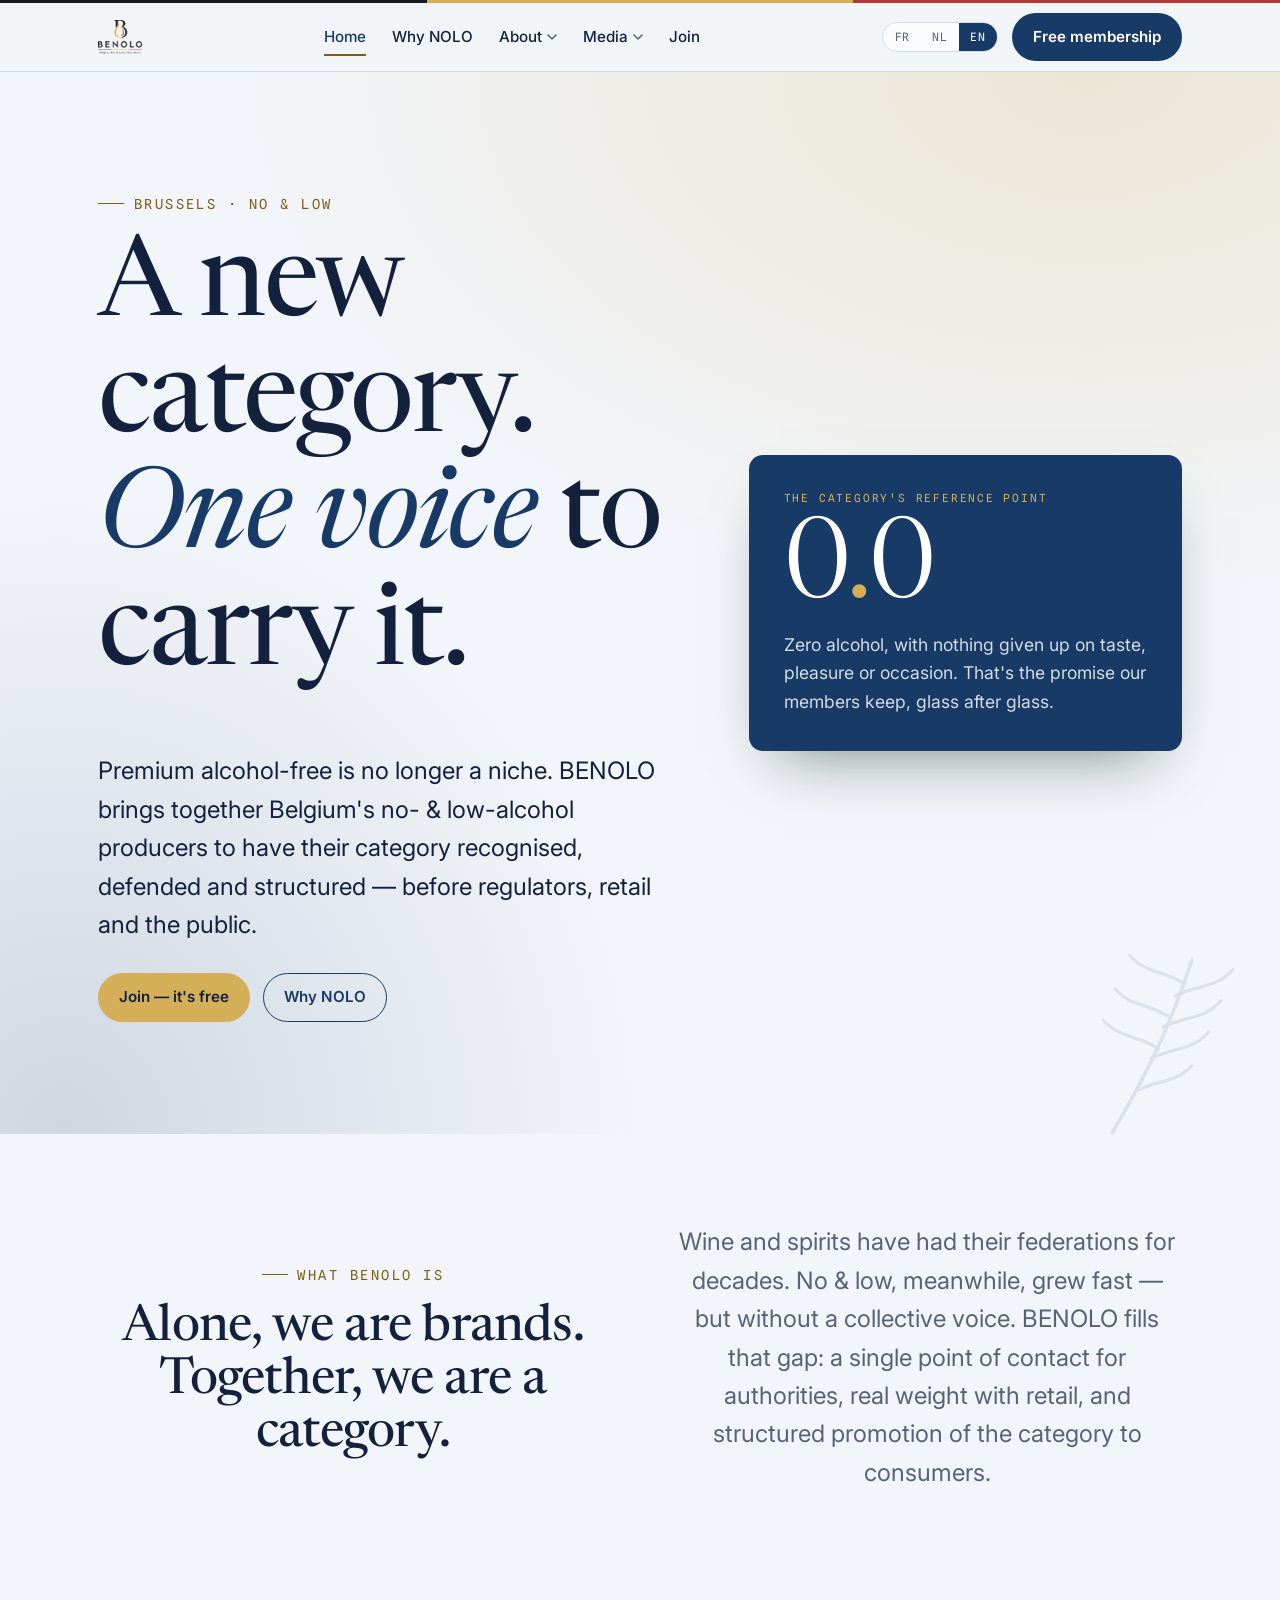
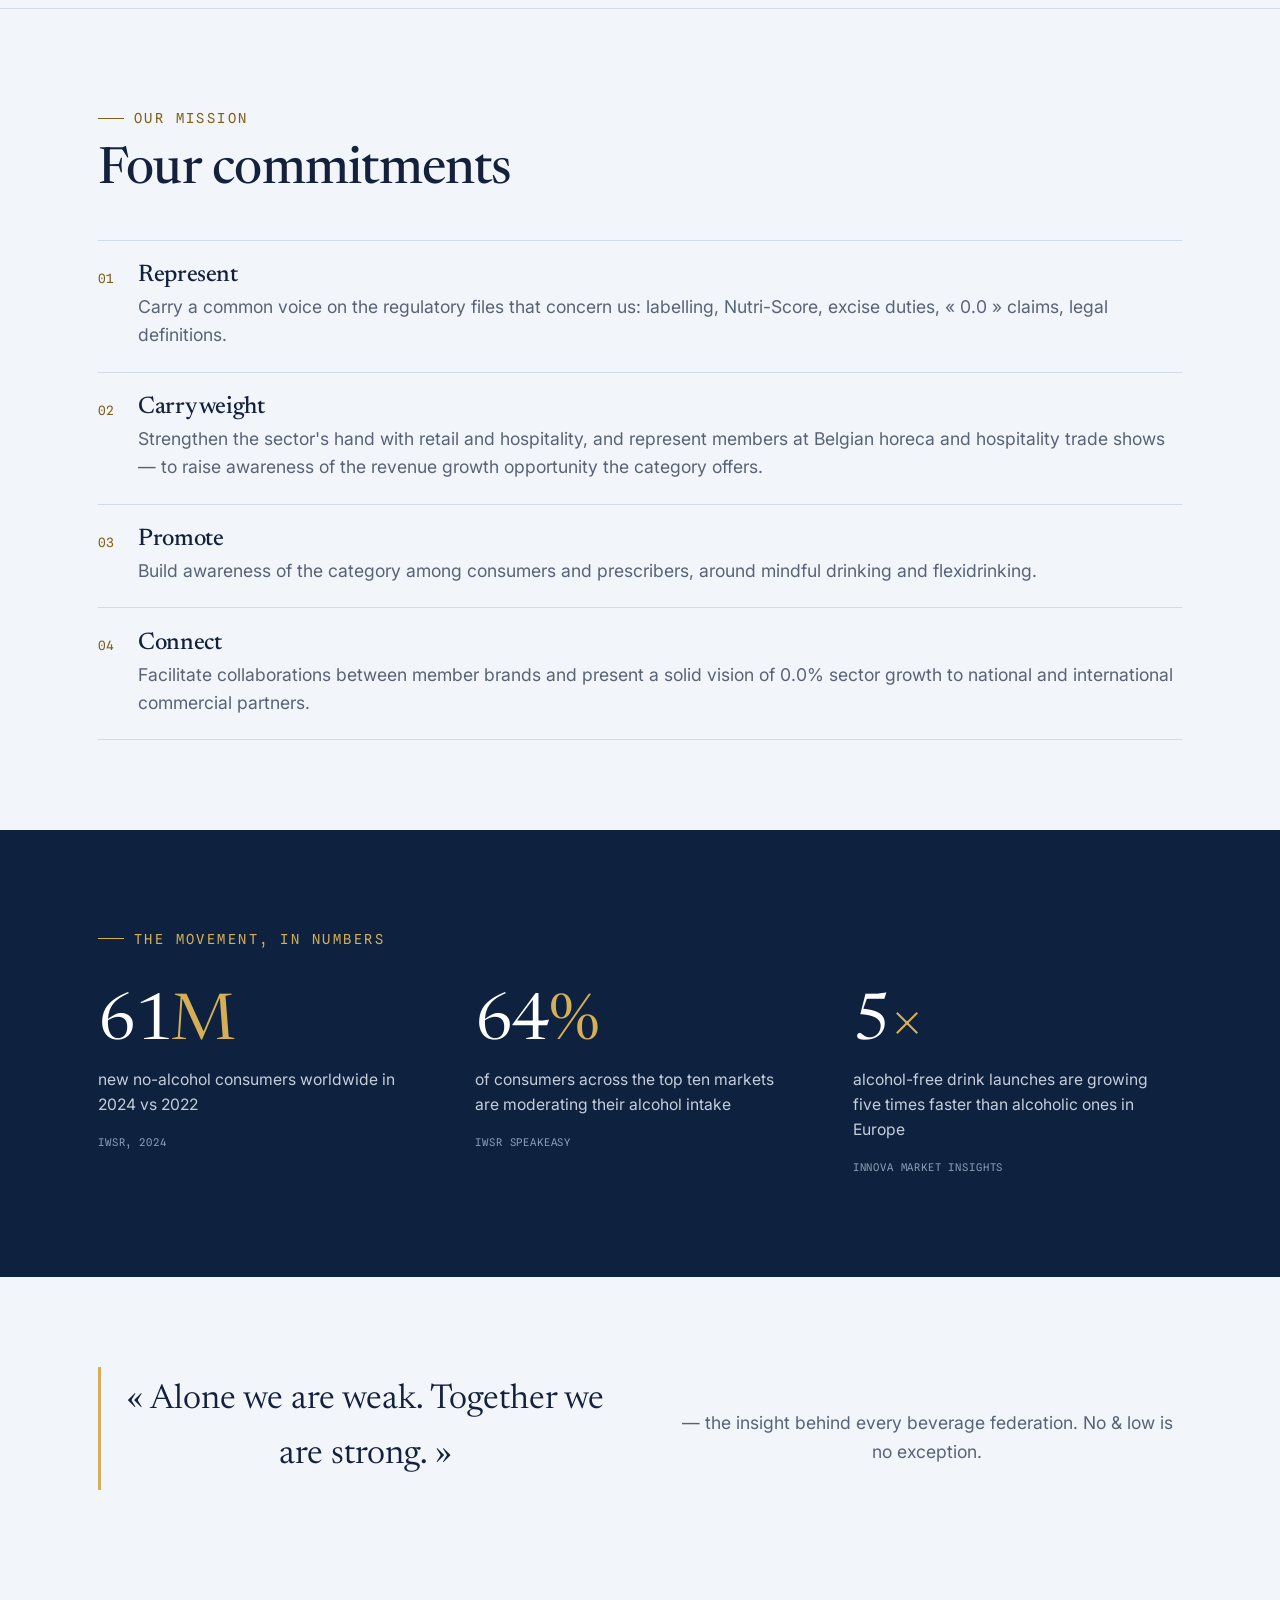
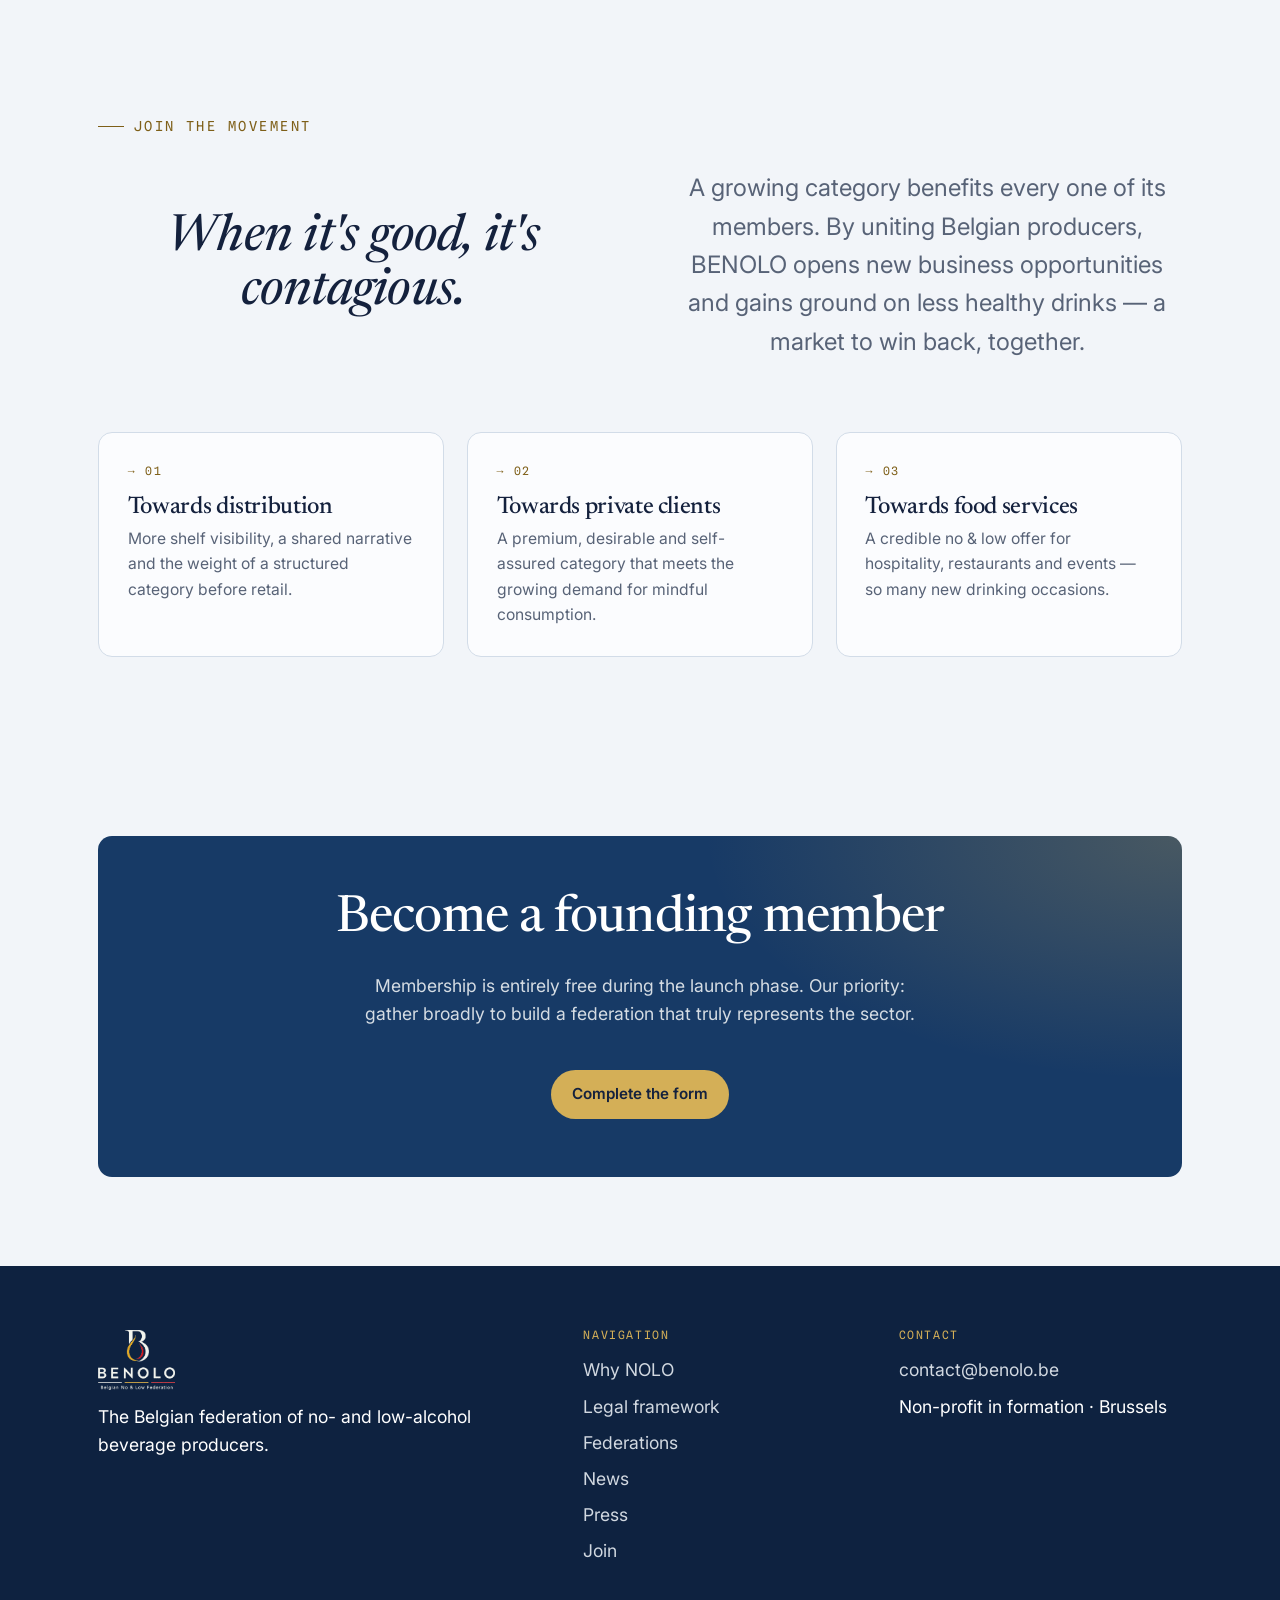
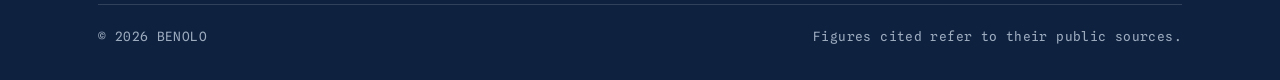
<file: index.html>
<!DOCTYPE html>
<html lang="fr">
<head>
  <meta charset="UTF-8">
  <meta name="viewport" content="width=device-width, initial-scale=1.0">
  <title>BENOLO — Fédération belge des boissons no & low</title>
  <meta name="description" content="BENOLO réunit les producteurs belges de boissons sans alcool et à faible teneur en alcool. Adhésion gratuite en phase de lancement.">
  <link rel="preconnect" href="https://fonts.googleapis.com">
  <link rel="preconnect" href="https://fonts.gstatic.com" crossorigin>
  <link href="https://fonts.googleapis.com/css2?family=Newsreader:ital,opsz,wght@0,6..72,300..600;1,6..72,300..500&family=Inter:wght@400;500;600;700&family=Spline+Sans+Mono:wght@400;500&display=swap" rel="stylesheet">
  <link rel="icon" type="image/png" href="assets/favicon.png">
  <link rel="stylesheet" href="assets/styles.css?v=14">
</head>
<body>
  <header class="site-header">
    <div class="wrap nav">
      <a class="brand" href="index.html"><img class="brand-logo" src="assets/logo-full.png" alt="BENOLO — Belgian No & Low Federation"></a>
      <nav class="nav-links" aria-label="Primary">
        <a href="index.html" data-i18n="nav.home"></a>
        <a href="pourquoi.html" data-i18n="nav.why"></a>
        <div class="nav-item has-dropdown">
          <button class="nav-trigger" type="button" aria-expanded="false" aria-haspopup="true"><span data-i18n="nav.about"></span><svg class="caret" viewBox="0 0 10 6" fill="none" stroke="currentColor" stroke-width="1.6" stroke-linecap="round" stroke-linejoin="round"><path d="M1 1l4 4 4-4"/></svg></button>
          <div class="dropdown" role="menu">
            <a href="cadre-legal.html" data-i18n="nav.legal" role="menuitem"></a>
            <a href="federations.html" data-i18n="nav.fed" role="menuitem"></a>
          </div>
        </div>
        <div class="nav-item has-dropdown">
          <button class="nav-trigger" type="button" aria-expanded="false" aria-haspopup="true"><span data-i18n="nav.media"></span><svg class="caret" viewBox="0 0 10 6" fill="none" stroke="currentColor" stroke-width="1.6" stroke-linecap="round" stroke-linejoin="round"><path d="M1 1l4 4 4-4"/></svg></button>
          <div class="dropdown" role="menu">
            <a href="actualites.html" data-i18n="nav.news" role="menuitem"></a>
            <a href="presse.html" data-i18n="nav.press" role="menuitem"></a>
          </div>
        </div>
        <a href="inscription.html" data-i18n="nav.join"></a>
      </nav>
      <div class="nav-right">
        <div class="lang" role="group" aria-label="Language">
          <button data-lang="fr">FR</button>
          <button data-lang="nl">NL</button>
          <button data-lang="en">EN</button>
        </div>
        <a class="btn btn-primary" href="inscription.html" data-i18n="nav.cta"></a>
        <button class="burger" aria-label="Menu" aria-expanded="false"><span></span><span></span><span></span></button>
      </div>
    </div>
  </header>

  <!-- HERO -->
  <section class="hero">
    <div class="wrap hero-grid">
      <div class="defog">
        <span class="eyebrow" data-i18n="home.eyebrow"></span>
        <h1 data-i18n-html="home.title_html"></h1>
        <p class="lede" data-i18n="home.lede"></p>
        <div class="hero-cta">
          <a class="btn btn-zest" href="inscription.html" data-i18n="home.cta1"></a>
          <a class="btn btn-ghost" href="pourquoi.html" data-i18n="home.cta2"></a>
        </div>
      </div>
      <aside class="zero-card defog" aria-hidden="true">
        <span class="tag" data-i18n="home.zero_tag"></span>
        <div class="big" data-i18n-html="home.zero_big_html"></div>
        <p data-i18n="home.zero_p"></p>
      </aside>
    </div>
    <svg class="sprig-accent" viewBox="0 0 200 200" aria-hidden="true" fill="none" stroke="currentColor" stroke-width="3" stroke-linecap="round">
      <path d="M40 180 C70 130 90 90 110 30"/>
      <g stroke-width="2.6">
        <path d="M96 60 c20-10 34-6 48-22"/><path d="M86 86 c20-10 34-6 48-22"/>
        <path d="M76 112 c20-10 34-6 48-22"/><path d="M66 138 c18-9 30-5 44-20"/>
        <path d="M104 50 c-18-12-32-8-46-24"/><path d="M92 78 c-18-12-32-8-46-24"/>
        <path d="M82 104 c-18-12-32-8-46-24"/>
      </g>
    </svg>
  </section>

  <!-- INTRO -->
  <section>
    <div class="wrap split center">
      <div>
        <span class="eyebrow" data-i18n="home.intro_eyebrow"></span>
        <h2 data-i18n="home.intro_title"></h2>
      </div>
      <div class="lede-block">
        <p data-i18n="home.intro_p"></p>
      </div>
    </div>
  </section>

  <hr class="divider">

  <!-- MISSION -->
  <section>
    <div class="wrap">
      <div class="section-head">
        <span class="eyebrow" data-i18n="home.m_eyebrow"></span>
        <h2 data-i18n="home.m_title"></h2>
      </div>
      <div class="pillar">
        <span class="k" data-i18n="home.m1_k"></span>
        <div><h3 data-i18n="home.m1_h"></h3><p data-i18n="home.m1_p"></p></div>
      </div>
      <div class="pillar">
        <span class="k" data-i18n="home.m2_k"></span>
        <div><h3 data-i18n="home.m2_h"></h3><p data-i18n="home.m2_p"></p></div>
      </div>
      <div class="pillar">
        <span class="k" data-i18n="home.m3_k"></span>
        <div><h3 data-i18n="home.m3_h"></h3><p data-i18n="home.m3_p"></p></div>
      </div>
      <div class="pillar">
        <span class="k" data-i18n="home.m4_k"></span>
        <div><h3 data-i18n="home.m4_h"></h3><p data-i18n="home.m4_p"></p></div>
      </div>
    </div>
  </section>

  <!-- STATS -->
  <section class="stat-band">
    <div class="wrap">
      <span class="eyebrow" data-i18n="home.stat_eyebrow"></span>
      <div class="stat-grid" style="margin-top:1.6rem;">
        <div class="stat">
          <div class="fig">61<span class="u">M</span></div>
          <p class="lab" data-i18n="home.s1_lab"></p>
          <p class="src" data-i18n="home.s1_src"></p>
        </div>
        <div class="stat">
          <div class="fig">64<span class="u">%</span></div>
          <p class="lab" data-i18n="home.s2_lab"></p>
          <p class="src" data-i18n="home.s2_src"></p>
        </div>
        <div class="stat">
          <div class="fig">5<span class="u">×</span></div>
          <p class="lab" data-i18n="home.s3_lab"></p>
          <p class="src" data-i18n="home.s3_src"></p>
        </div>
      </div>
    </div>
  </section>

  <!-- QUOTE -->
  <section>
    <div class="wrap split center">
      <p class="callout full" data-i18n="home.quote"></p>
      <p class="muted" data-i18n="home.quote_attr"></p>
    </div>
  </section>

  <!-- OPPORTUNITIES / JOIN THE MOVEMENT -->
  <section>
    <div class="wrap">
      <span class="eyebrow" data-i18n="home.opp_eyebrow"></span>
      <div class="split center" style="margin:1rem 0 2.8rem;">
        <h2 style="font-style:italic;max-width:18ch;" data-i18n="home.slogan"></h2>
        <div class="lede-block">
          <p data-i18n="home.opp_p"></p>
        </div>
      </div>
      <div class="grid grid-3">
        <div class="card">
          <span class="num">→ 01</span>
          <h3 data-i18n="home.opp1_h"></h3>
          <p data-i18n="home.opp1_p"></p>
        </div>
        <div class="card">
          <span class="num">→ 02</span>
          <h3 data-i18n="home.opp2_h"></h3>
          <p data-i18n="home.opp2_p"></p>
        </div>
        <div class="card">
          <span class="num">→ 03</span>
          <h3 data-i18n="home.opp3_h"></h3>
          <p data-i18n="home.opp3_p"></p>
        </div>
      </div>
    </div>
  </section>

  <!-- CTA -->
  <section>
    <div class="wrap">
      <div class="cta-band">
        <h2 data-i18n="home.cta_title"></h2>
        <p data-i18n="home.cta_p"></p>
        <a class="btn btn-zest" href="inscription.html" data-i18n="home.cta_btn"></a>
      </div>
    </div>
  </section>

  <footer class="site-footer">
    <div class="wrap">
      <div class="foot-grid">
        <div>
          <div class="foot-brand"><img class="foot-logo" src="assets/logo-foot.png" alt="BENOLO — Belgian No & Low Federation"></div>
          <p data-i18n="foot.tagline" style="max-width:38ch;margin-top:.8rem;"></p>
        </div>
        <div class="foot-col">
          <h4 data-i18n="foot.nav"></h4>
          <ul>
            <li><a href="pourquoi.html" data-i18n="nav.why"></a></li>
            <li><a href="cadre-legal.html" data-i18n="nav.legal"></a></li>
            <li><a href="federations.html" data-i18n="nav.fed"></a></li>
            <li><a href="actualites.html" data-i18n="nav.news"></a></li>
            <li><a href="presse.html" data-i18n="nav.press"></a></li>
            <li><a href="inscription.html" data-i18n="nav.join"></a></li>
          </ul>
        </div>
        <div class="foot-col">
          <h4 data-i18n="foot.contact"></h4>
          <ul>
            <li><a href="mailto:contact@benolo.be">contact@benolo.be</a></li>
            <li data-i18n="foot.rights"></li>
          </ul>
        </div>
      </div>
      <div class="foot-bottom">
        <span>© 2026 BENOLO</span>
        <span data-i18n="foot.note"></span>
      </div>
    </div>
  </footer>

  <script src="assets/i18n.js?v=14"></script>
  <script src="assets/main.js?v=14"></script>
</body>
</html>
</file>
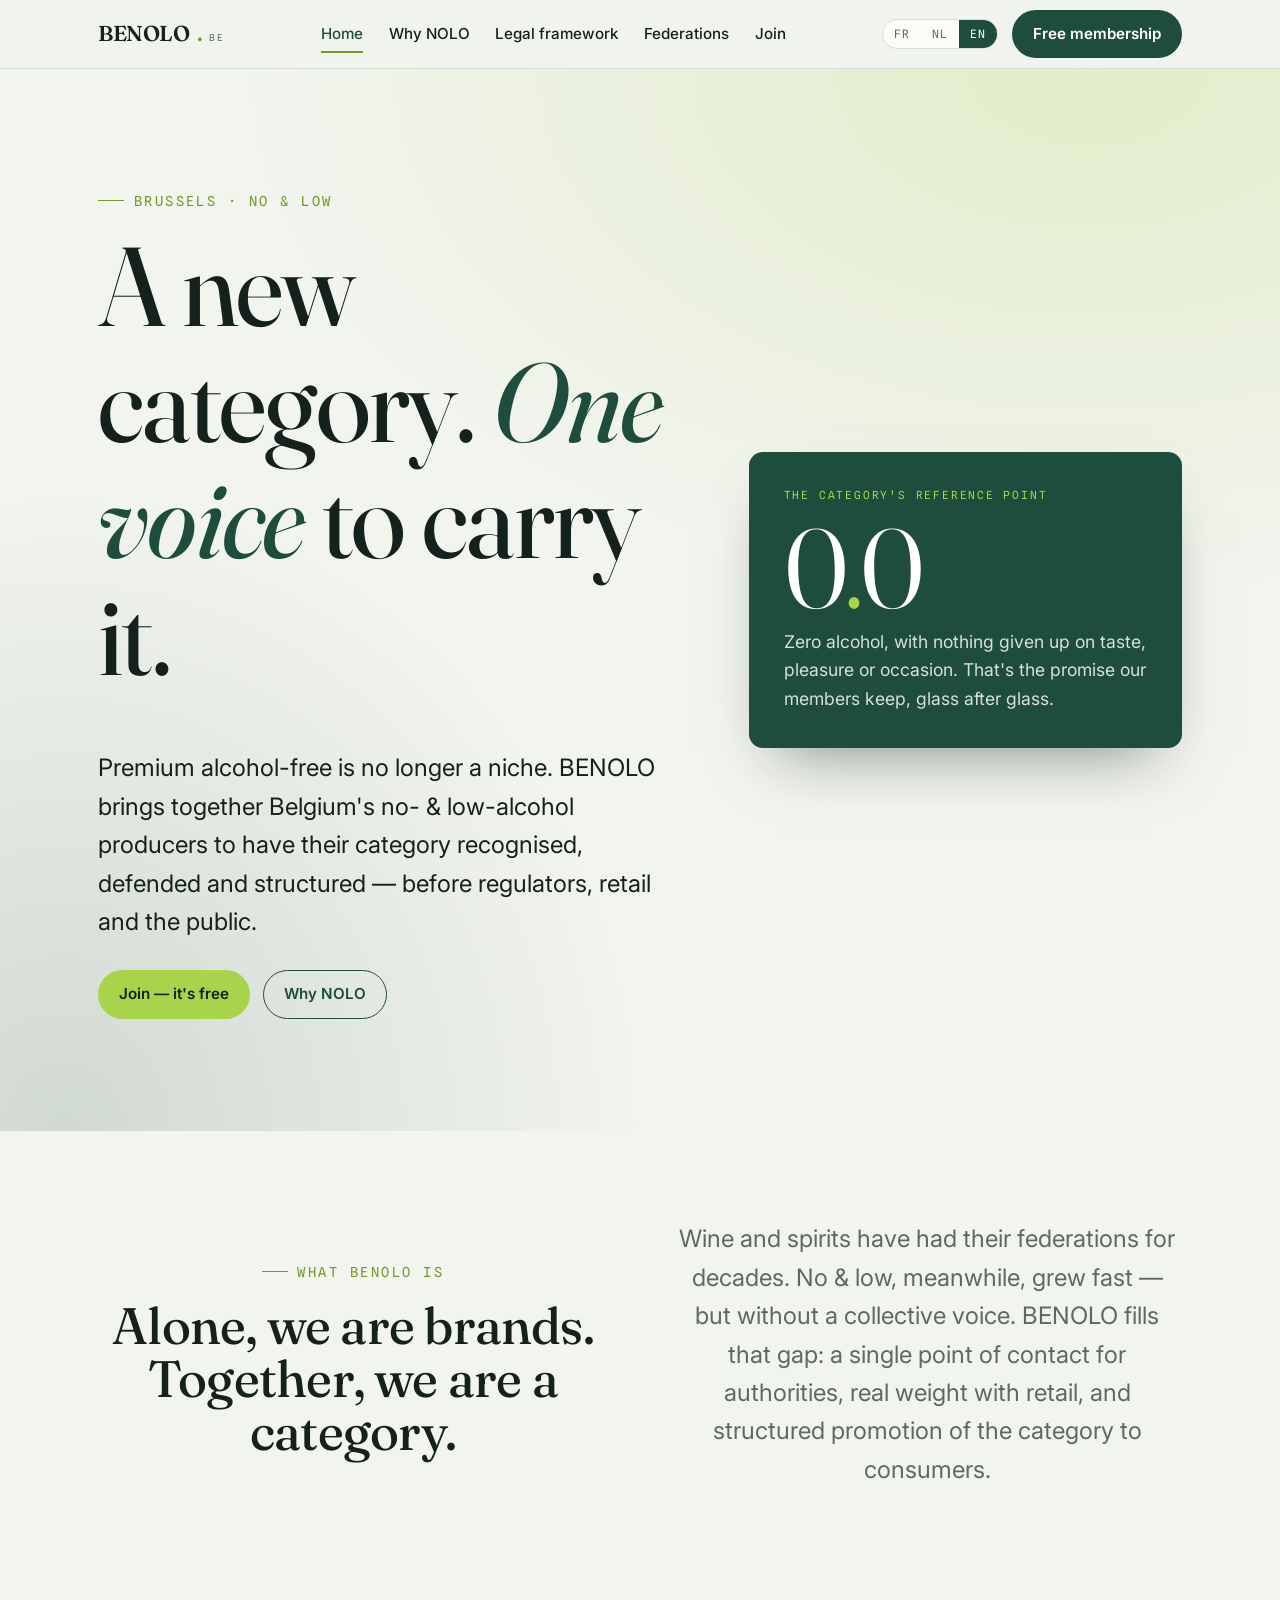
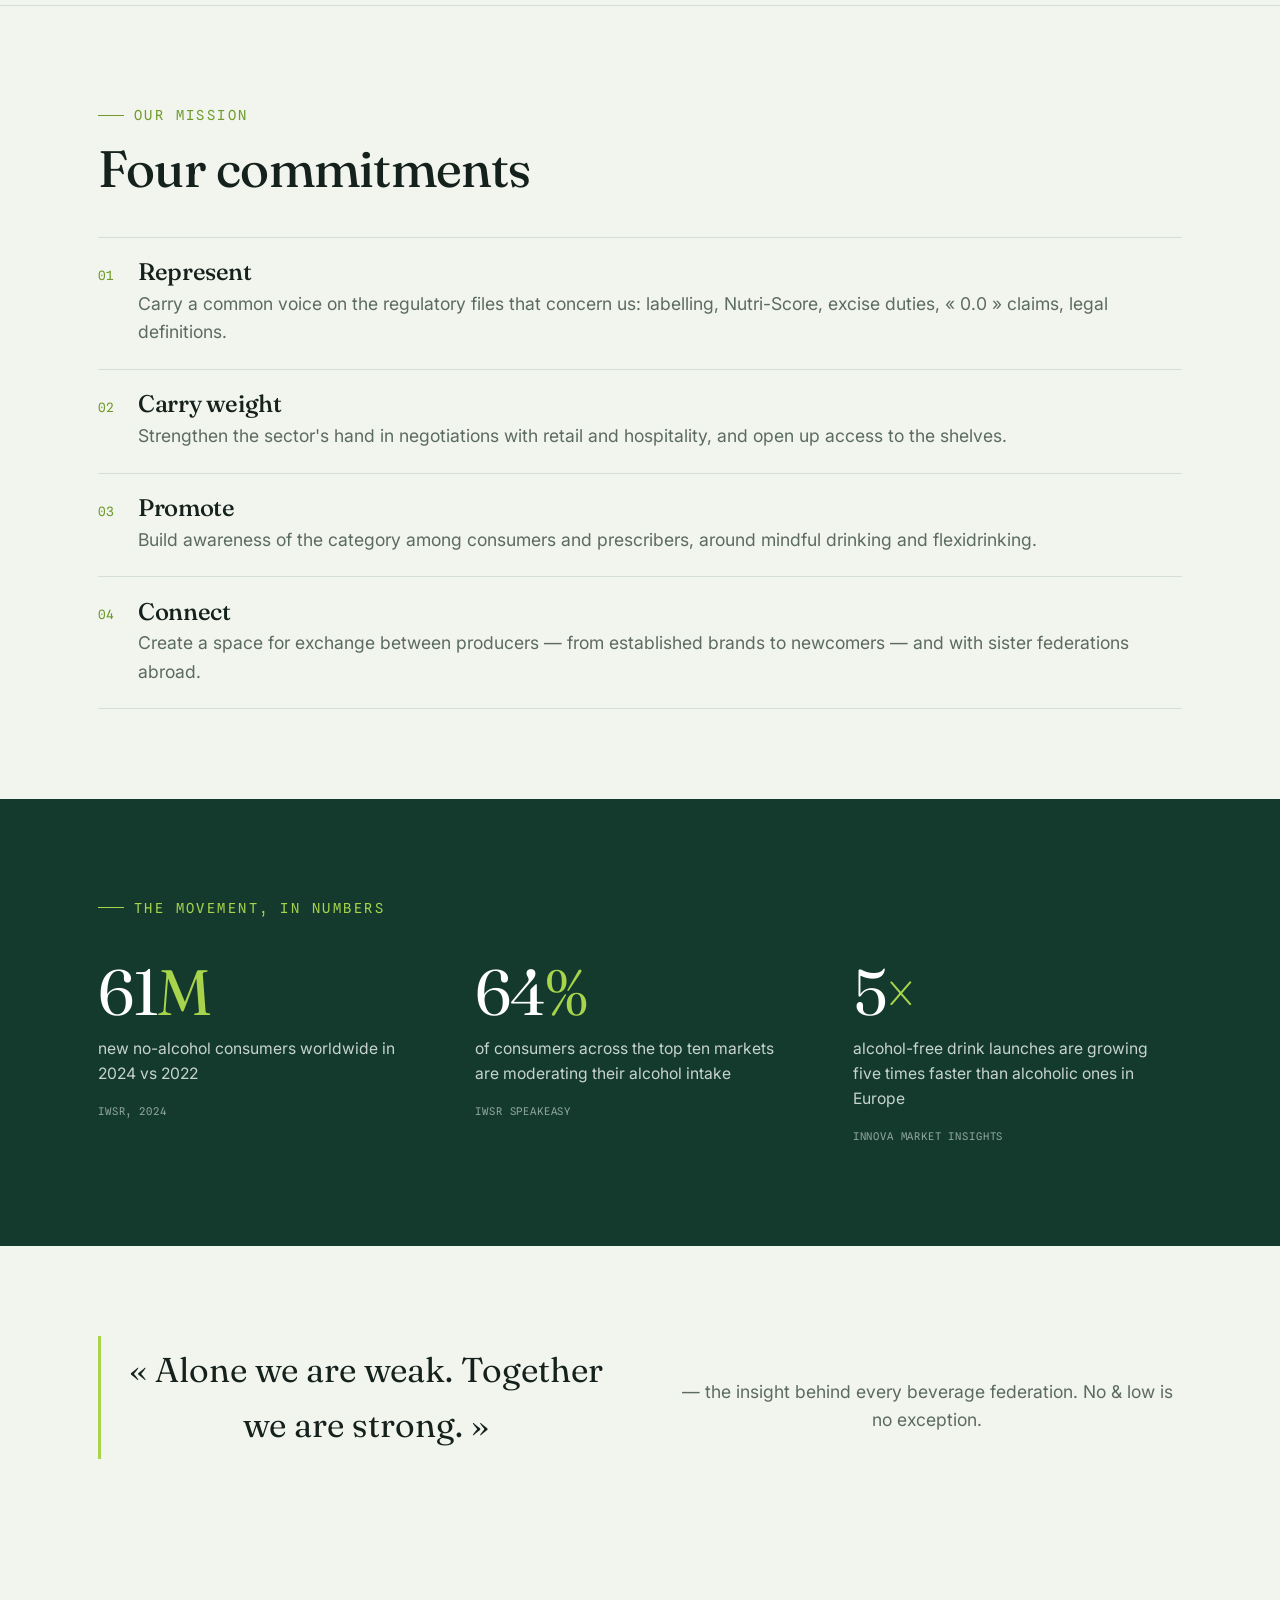
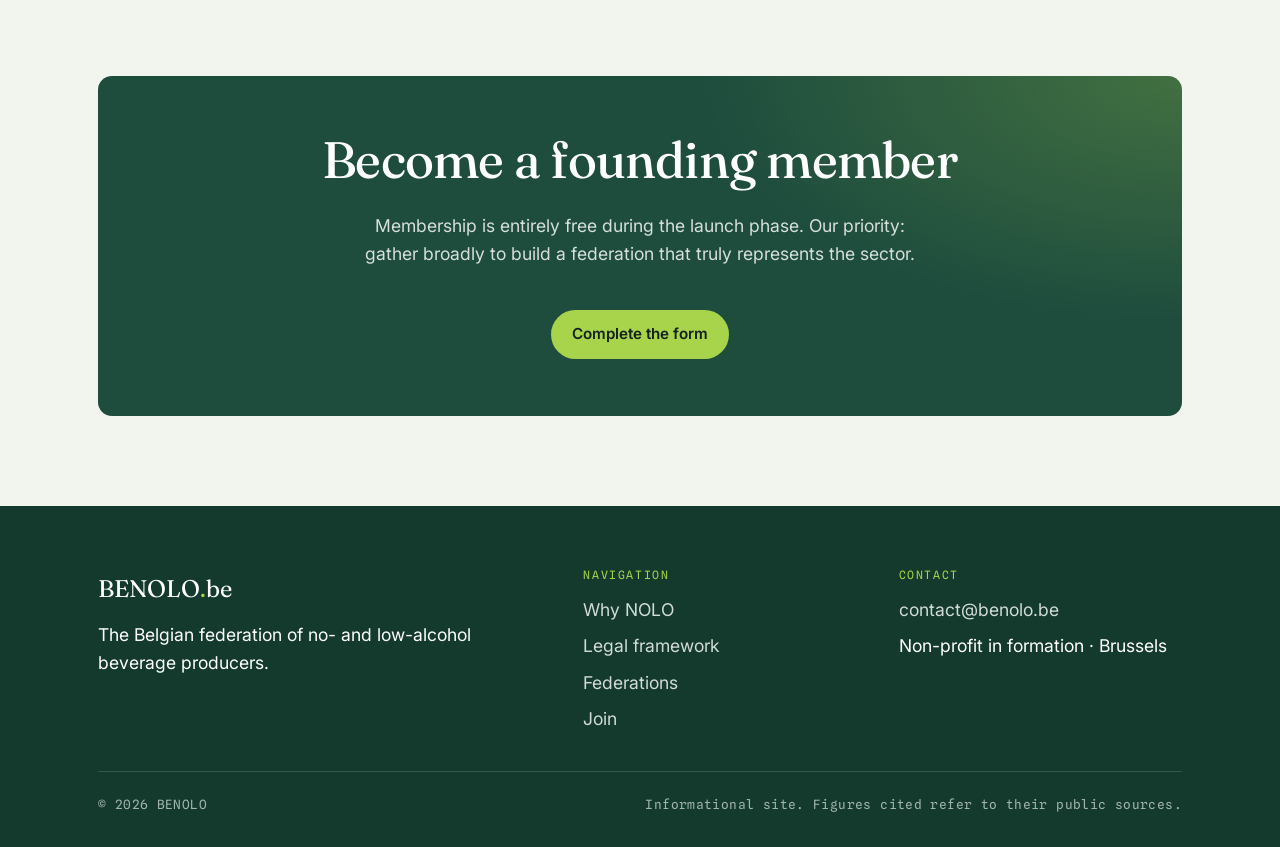
<file: benolo-site/index.html>
<!DOCTYPE html>
<html lang="fr">
<head>
  <meta charset="UTF-8">
  <meta name="viewport" content="width=device-width, initial-scale=1.0">
  <title>BENOLO — Fédération belge des boissons no & low</title>
  <meta name="description" content="BENOLO réunit les producteurs belges de boissons sans alcool et à faible teneur en alcool. Adhésion gratuite en phase de lancement.">
  <link rel="preconnect" href="https://fonts.googleapis.com">
  <link rel="preconnect" href="https://fonts.gstatic.com" crossorigin>
  <link href="https://fonts.googleapis.com/css2?family=Fraunces:ital,opsz,wght@0,9..144,350..600;1,9..144,350..500&family=Inter:wght@400;500;600;700&family=Spline+Sans+Mono:wght@400;500&display=swap" rel="stylesheet">
  <link rel="stylesheet" href="assets/styles.css">
</head>
<body>
  <header class="site-header">
    <div class="wrap nav">
      <a class="brand" href="index.html">BENOLO<span class="dot">.</span><small>be</small></a>
      <nav class="nav-links" aria-label="Primary">
        <a href="index.html" data-i18n="nav.home"></a>
        <a href="pourquoi.html" data-i18n="nav.why"></a>
        <a href="cadre-legal.html" data-i18n="nav.legal"></a>
        <a href="federations.html" data-i18n="nav.fed"></a>
        <a href="inscription.html" data-i18n="nav.join"></a>
      </nav>
      <div class="nav-right">
        <div class="lang" role="group" aria-label="Language">
          <button data-lang="fr">FR</button>
          <button data-lang="nl">NL</button>
          <button data-lang="en">EN</button>
        </div>
        <a class="btn btn-primary" href="inscription.html" data-i18n="nav.cta"></a>
        <button class="burger" aria-label="Menu" aria-expanded="false"><span></span><span></span><span></span></button>
      </div>
    </div>
  </header>

  <!-- HERO -->
  <section class="hero">
    <div class="wrap hero-grid">
      <div class="defog">
        <span class="eyebrow" data-i18n="home.eyebrow"></span>
        <h1 data-i18n-html="home.title_html"></h1>
        <p class="lede" data-i18n="home.lede"></p>
        <div class="hero-cta">
          <a class="btn btn-zest" href="inscription.html" data-i18n="home.cta1"></a>
          <a class="btn btn-ghost" href="pourquoi.html" data-i18n="home.cta2"></a>
        </div>
      </div>
      <aside class="zero-card defog" aria-hidden="true">
        <span class="tag" data-i18n="home.zero_tag"></span>
        <div class="big" data-i18n-html="home.zero_big_html"></div>
        <p data-i18n="home.zero_p"></p>
      </aside>
    </div>
  </section>

  <!-- INTRO -->
  <section>
    <div class="wrap split center">
      <div>
        <span class="eyebrow" data-i18n="home.intro_eyebrow"></span>
        <h2 data-i18n="home.intro_title"></h2>
      </div>
      <div class="lede-block">
        <p data-i18n="home.intro_p"></p>
      </div>
    </div>
  </section>

  <hr class="divider">

  <!-- MISSION -->
  <section>
    <div class="wrap">
      <div class="section-head">
        <span class="eyebrow" data-i18n="home.m_eyebrow"></span>
        <h2 data-i18n="home.m_title"></h2>
      </div>
      <div class="pillar">
        <span class="k" data-i18n="home.m1_k"></span>
        <div><h3 data-i18n="home.m1_h"></h3><p data-i18n="home.m1_p"></p></div>
      </div>
      <div class="pillar">
        <span class="k" data-i18n="home.m2_k"></span>
        <div><h3 data-i18n="home.m2_h"></h3><p data-i18n="home.m2_p"></p></div>
      </div>
      <div class="pillar">
        <span class="k" data-i18n="home.m3_k"></span>
        <div><h3 data-i18n="home.m3_h"></h3><p data-i18n="home.m3_p"></p></div>
      </div>
      <div class="pillar">
        <span class="k" data-i18n="home.m4_k"></span>
        <div><h3 data-i18n="home.m4_h"></h3><p data-i18n="home.m4_p"></p></div>
      </div>
    </div>
  </section>

  <!-- STATS -->
  <section class="stat-band">
    <div class="wrap">
      <span class="eyebrow" data-i18n="home.stat_eyebrow"></span>
      <div class="stat-grid" style="margin-top:1.6rem;">
        <div class="stat">
          <div class="fig">61<span class="u">M</span></div>
          <p class="lab" data-i18n="home.s1_lab"></p>
          <p class="src" data-i18n="home.s1_src"></p>
        </div>
        <div class="stat">
          <div class="fig">64<span class="u">%</span></div>
          <p class="lab" data-i18n="home.s2_lab"></p>
          <p class="src" data-i18n="home.s2_src"></p>
        </div>
        <div class="stat">
          <div class="fig">5<span class="u">×</span></div>
          <p class="lab" data-i18n="home.s3_lab"></p>
          <p class="src" data-i18n="home.s3_src"></p>
        </div>
      </div>
    </div>
  </section>

  <!-- QUOTE -->
  <section>
    <div class="wrap split center">
      <p class="callout full" data-i18n="home.quote"></p>
      <p class="muted" data-i18n="home.quote_attr"></p>
    </div>
  </section>

  <!-- CTA -->
  <section>
    <div class="wrap">
      <div class="cta-band">
        <h2 data-i18n="home.cta_title"></h2>
        <p data-i18n="home.cta_p"></p>
        <a class="btn btn-zest" href="inscription.html" data-i18n="home.cta_btn"></a>
      </div>
    </div>
  </section>

  <footer class="site-footer">
    <div class="wrap">
      <div class="foot-grid">
        <div>
          <div class="foot-brand">BENOLO<span class="dot">.</span>be</div>
          <p data-i18n="foot.tagline" style="max-width:38ch;margin-top:.8rem;"></p>
        </div>
        <div class="foot-col">
          <h4 data-i18n="foot.nav"></h4>
          <ul>
            <li><a href="pourquoi.html" data-i18n="nav.why"></a></li>
            <li><a href="cadre-legal.html" data-i18n="nav.legal"></a></li>
            <li><a href="federations.html" data-i18n="nav.fed"></a></li>
            <li><a href="inscription.html" data-i18n="nav.join"></a></li>
          </ul>
        </div>
        <div class="foot-col">
          <h4 data-i18n="foot.contact"></h4>
          <ul>
            <li><a href="mailto:contact@benolo.be">contact@benolo.be</a></li>
            <li data-i18n="foot.rights"></li>
          </ul>
        </div>
      </div>
      <div class="foot-bottom">
        <span>© 2026 BENOLO</span>
        <span data-i18n="foot.note"></span>
      </div>
    </div>
  </footer>

  <script src="assets/i18n.js"></script>
  <script src="assets/main.js"></script>
</body>
</html>
</file>
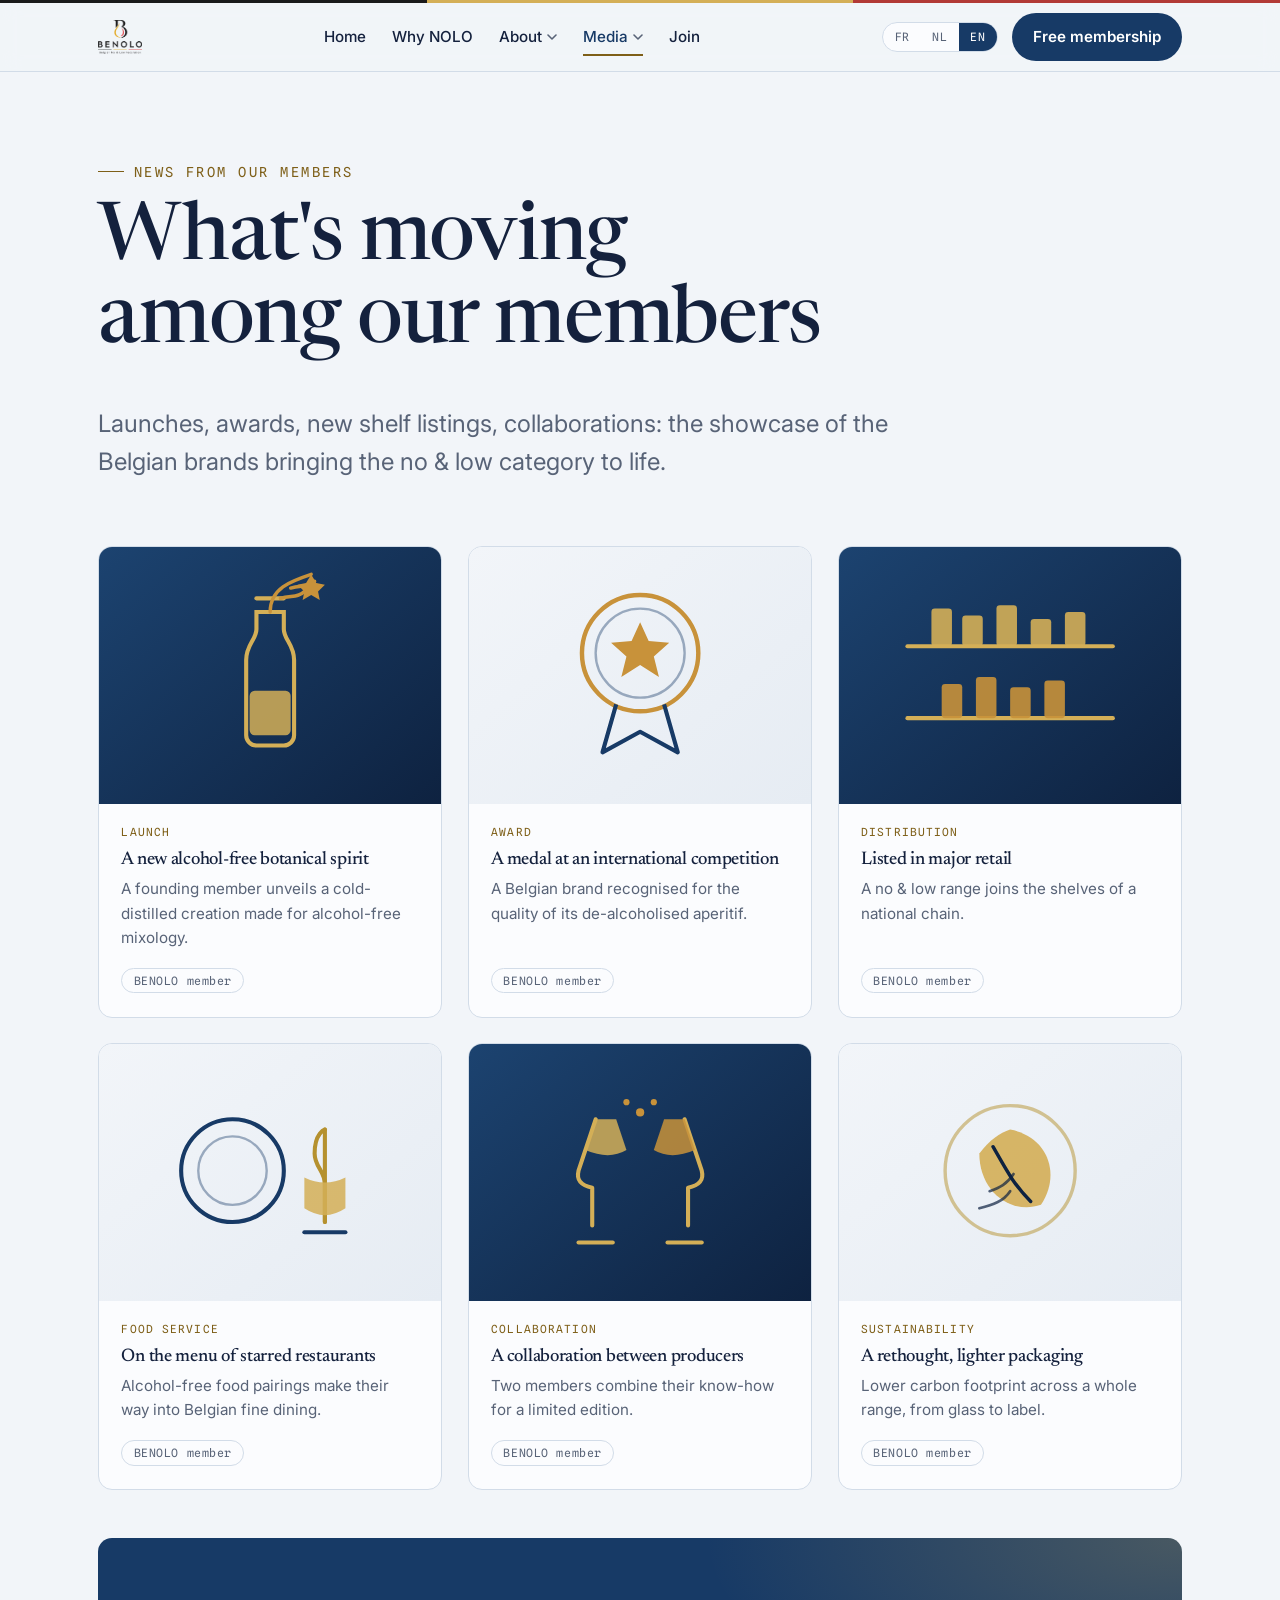
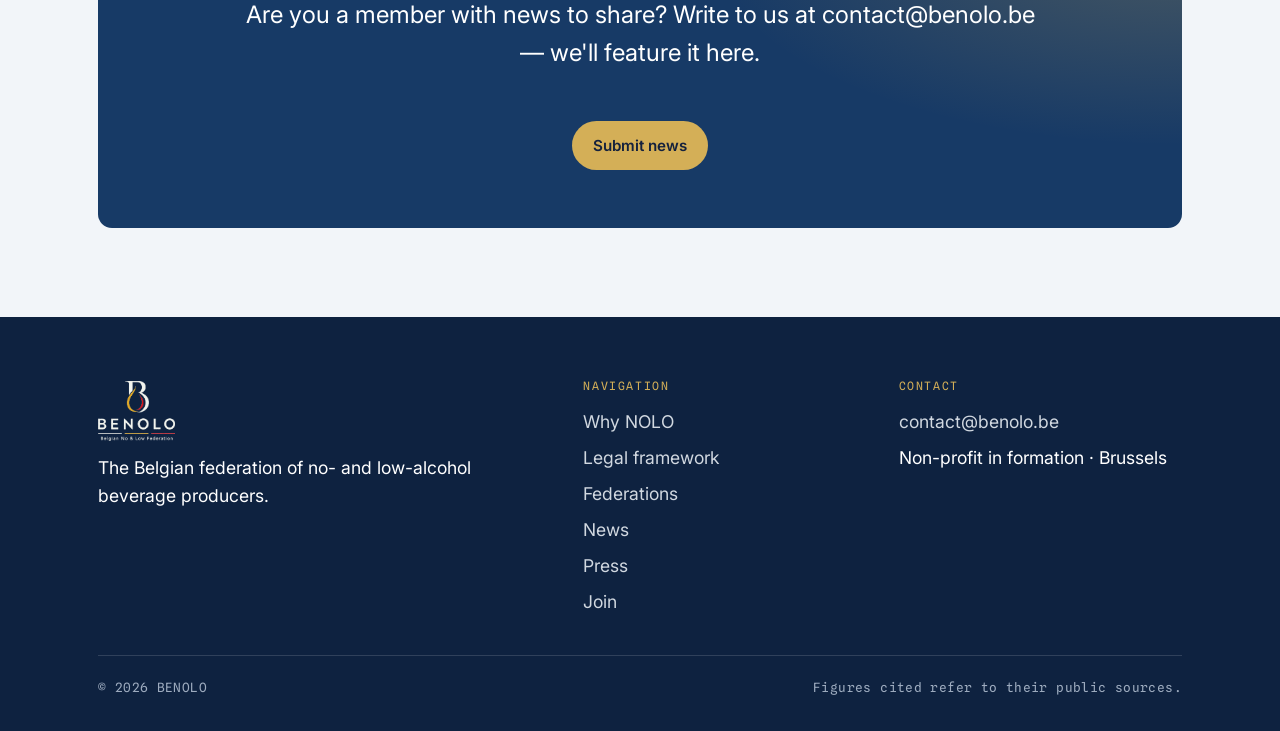
<file: actualites.html>
<!DOCTYPE html>
<html lang="fr">
<head>
  <meta charset="UTF-8">
  <meta name="viewport" content="width=device-width, initial-scale=1.0">
  <title>Actualités des membres — BENOLO</title>
  <meta name="description" content="Lancements, distinctions, nouvelles références : les actualités des marques belges membres de BENOLO.">
  <link rel="preconnect" href="https://fonts.googleapis.com">
  <link rel="preconnect" href="https://fonts.gstatic.com" crossorigin>
  <link href="https://fonts.googleapis.com/css2?family=Newsreader:ital,opsz,wght@0,6..72,300..600;1,6..72,300..500&family=Inter:wght@400;500;600;700&family=Spline+Sans+Mono:wght@400;500&display=swap" rel="stylesheet">
  <link rel="icon" type="image/png" href="assets/favicon.png">
  <link rel="stylesheet" href="assets/styles.css?v=14">
</head>
<body>
  <header class="site-header">
    <div class="wrap nav">
      <a class="brand" href="index.html"><img class="brand-logo" src="assets/logo-full.png" alt="BENOLO — Belgian No & Low Federation"></a>
      <nav class="nav-links" aria-label="Primary">
        <a href="index.html" data-i18n="nav.home"></a>
        <a href="pourquoi.html" data-i18n="nav.why"></a>
        <div class="nav-item has-dropdown">
          <button class="nav-trigger" type="button" aria-expanded="false" aria-haspopup="true"><span data-i18n="nav.about"></span><svg class="caret" viewBox="0 0 10 6" fill="none" stroke="currentColor" stroke-width="1.6" stroke-linecap="round" stroke-linejoin="round"><path d="M1 1l4 4 4-4"/></svg></button>
          <div class="dropdown" role="menu">
            <a href="cadre-legal.html" data-i18n="nav.legal" role="menuitem"></a>
            <a href="federations.html" data-i18n="nav.fed" role="menuitem"></a>
          </div>
        </div>
        <div class="nav-item has-dropdown">
          <button class="nav-trigger" type="button" aria-expanded="false" aria-haspopup="true"><span data-i18n="nav.media"></span><svg class="caret" viewBox="0 0 10 6" fill="none" stroke="currentColor" stroke-width="1.6" stroke-linecap="round" stroke-linejoin="round"><path d="M1 1l4 4 4-4"/></svg></button>
          <div class="dropdown" role="menu">
            <a href="actualites.html" data-i18n="nav.news" role="menuitem"></a>
            <a href="presse.html" data-i18n="nav.press" role="menuitem"></a>
          </div>
        </div>
        <a href="inscription.html" data-i18n="nav.join"></a>
      </nav>
      <div class="nav-right">
        <div class="lang" role="group" aria-label="Language">
          <button data-lang="fr">FR</button>
          <button data-lang="nl">NL</button>
          <button data-lang="en">EN</button>
        </div>
        <a class="btn btn-primary" href="inscription.html" data-i18n="nav.cta"></a>
        <button class="burger" aria-label="Menu" aria-expanded="false"><span></span><span></span><span></span></button>
      </div>
    </div>
  </header>

  <section class="page-hero">
    <div class="wrap">
      <span class="eyebrow" data-i18n="news.eyebrow"></span>
      <h1 data-i18n="news.title"></h1>
      <p class="lede" data-i18n="news.lede"></p>
    </div>
  </section>

  <section style="padding-top:0;">
    <div class="wrap">
      <div class="news-grid">

        <!-- 1 — launch: bottle + sprig -->
        <article class="news-card">
          <div class="news-thumb" style="background:linear-gradient(140deg,#1C4370,#0E2240);">
            <svg viewBox="0 0 200 150" role="img" aria-hidden="true">
              <g fill="none" stroke="#D4AF57" stroke-width="2.4" stroke-linecap="round">
                <path d="M92 38 h16 v10 c0 6 6 9 6 18 v44 a6 6 0 0 1-6 6 h-16 a6 6 0 0 1-6-6 v-44 c0-9 6-12 6-18 z"/>
                <line x1="92" y1="30" x2="108" y2="30"/>
              </g>
              <rect x="88" y="84" width="24" height="26" rx="3" fill="#D4AF57" opacity="0.85"/>
              <g stroke="#C8923A" stroke-width="2" fill="none" stroke-linecap="round">
                <path d="M100 38 C100 24 112 20 124 16"/>
                <path d="M112 24 c6-2 10 0 14-4"/><path d="M106 30 c6-2 10 0 14-4"/>
              </g>
              <path d="M124 16 l3 5 5 1 -4 4 1 5 -5-3 -5 3 1-5 -4-4 5-1z" fill="#C8923A"/>
            </svg>
          </div>
          <div class="news-body">
            <span class="news-meta" data-i18n="news.n1_meta"></span>
            <h3 data-i18n="news.n1_h"></h3>
            <p data-i18n="news.n1_p"></p>
            <span class="news-tag"><span class="tag-chip" data-i18n="news.tag"></span></span>
          </div>
        </article>

        <!-- 2 — award: star medal -->
        <article class="news-card">
          <div class="news-thumb" style="background:linear-gradient(140deg,#F2F5F9,#E6ECF3);">
            <svg viewBox="0 0 200 150" role="img" aria-hidden="true">
              <circle cx="100" cy="62" r="34" fill="none" stroke="#C8923A" stroke-width="2.6"/>
              <circle cx="100" cy="62" r="26" fill="none" stroke="#173A66" stroke-width="1.4" opacity=".4"/>
              <path d="M100 44 l5 11 12 1 -9 8 3 12 -11-7 -11 7 3-12 -9-8 12-1z" fill="#C8923A"/>
              <path d="M86 92 l-8 28 22-12 22 12 -8-28" fill="none" stroke="#173A66" stroke-width="2.4" stroke-linejoin="round"/>
            </svg>
          </div>
          <div class="news-body">
            <span class="news-meta" data-i18n="news.n2_meta"></span>
            <h3 data-i18n="news.n2_h"></h3>
            <p data-i18n="news.n2_p"></p>
            <span class="news-tag"><span class="tag-chip" data-i18n="news.tag"></span></span>
          </div>
        </article>

        <!-- 3 — distribution: shelf -->
        <article class="news-card">
          <div class="news-thumb" style="background:linear-gradient(140deg,#1C4370,#0E2240);">
            <svg viewBox="0 0 200 150" role="img" aria-hidden="true">
              <g stroke="#D4AF57" stroke-width="2.4" fill="none" stroke-linecap="round">
                <line x1="40" y1="58" x2="160" y2="58"/><line x1="40" y1="100" x2="160" y2="100"/>
              </g>
              <g fill="#D4AF57" opacity=".9">
                <rect x="54" y="36" width="12" height="22" rx="2"/><rect x="72" y="40" width="12" height="18" rx="2"/>
                <rect x="92" y="34" width="12" height="24" rx="2"/><rect x="112" y="42" width="12" height="16" rx="2"/><rect x="132" y="38" width="12" height="20" rx="2"/>
              </g>
              <g fill="#C8923A" opacity=".9">
                <rect x="60" y="80" width="12" height="20" rx="2"/><rect x="80" y="76" width="12" height="24" rx="2"/>
                <rect x="100" y="82" width="12" height="18" rx="2"/><rect x="120" y="78" width="12" height="22" rx="2"/>
              </g>
            </svg>
          </div>
          <div class="news-body">
            <span class="news-meta" data-i18n="news.n3_meta"></span>
            <h3 data-i18n="news.n3_h"></h3>
            <p data-i18n="news.n3_p"></p>
            <span class="news-tag"><span class="tag-chip" data-i18n="news.tag"></span></span>
          </div>
        </article>

        <!-- 4 — food service: plate + glass -->
        <article class="news-card">
          <div class="news-thumb" style="background:linear-gradient(140deg,#F2F5F9,#E6ECF3);">
            <svg viewBox="0 0 200 150" role="img" aria-hidden="true">
              <circle cx="78" cy="74" r="30" fill="none" stroke="#173A66" stroke-width="2.4"/>
              <circle cx="78" cy="74" r="20" fill="none" stroke="#173A66" stroke-width="1.4" opacity=".4"/>
              <path d="M132 50 c0 0-6 2-6 14 0 8 6 10 6 18 v22" fill="none" stroke="#B5912F" stroke-width="2.4" stroke-linecap="round"/>
              <path d="M132 50 v54" stroke="#B5912F" stroke-width="2.4" stroke-linecap="round"/>
              <path d="M120 96 q12 8 24 0 v-18 q-12 6-24 0 z" fill="#D4AF57" opacity=".85"/>
              <line x1="120" y1="110" x2="144" y2="110" stroke="#173A66" stroke-width="2.4" stroke-linecap="round"/>
            </svg>
          </div>
          <div class="news-body">
            <span class="news-meta" data-i18n="news.n4_meta"></span>
            <h3 data-i18n="news.n4_h"></h3>
            <p data-i18n="news.n4_p"></p>
            <span class="news-tag"><span class="tag-chip" data-i18n="news.tag"></span></span>
          </div>
        </article>

        <!-- 5 — collaboration: two glasses -->
        <article class="news-card">
          <div class="news-thumb" style="background:linear-gradient(140deg,#1C4370,#0E2240);">
            <svg viewBox="0 0 200 150" role="img" aria-hidden="true">
              <g fill="none" stroke="#D4AF57" stroke-width="2.4" stroke-linecap="round" stroke-linejoin="round">
                <path d="M74 44 l-10 30 q-2 8 8 10 v22"/><path d="M64 116 h20"/>
                <path d="M126 44 l10 30 q2 8 -8 10 v22"/><path d="M116 116 h20"/>
              </g>
              <path d="M74 44 l-6 18 q14 6 24 0 l-6-18 z" fill="#D4AF57" opacity=".85"/>
              <path d="M126 44 l6 18 q-14 6 -24 0 l6-18 z" fill="#C8923A" opacity=".85"/>
              <g fill="#C8923A"><circle cx="100" cy="40" r="2.4"/><circle cx="92" cy="34" r="1.8"/><circle cx="108" cy="34" r="1.8"/></g>
            </svg>
          </div>
          <div class="news-body">
            <span class="news-meta" data-i18n="news.n5_meta"></span>
            <h3 data-i18n="news.n5_h"></h3>
            <p data-i18n="news.n5_p"></p>
            <span class="news-tag"><span class="tag-chip" data-i18n="news.tag"></span></span>
          </div>
        </article>

        <!-- 6 — sustainability: leaf -->
        <article class="news-card">
          <div class="news-thumb" style="background:linear-gradient(140deg,#F2F5F9,#E6ECF3);">
            <svg viewBox="0 0 200 150" role="img" aria-hidden="true">
              <circle cx="100" cy="74" r="38" fill="none" stroke="#B5912F" stroke-width="2" opacity=".5"/>
              <path d="M100 50 c22 4 30 26 18 44 -18 6 -36-8 -36-30 6-8 12-12 18-14z" fill="#D4AF57" opacity=".9"/>
              <path d="M90 60 c8 14 12 22 22 32" fill="none" stroke="#0E2240" stroke-width="2" stroke-linecap="round"/>
              <path d="M82 96 c8-2 14-4 18-10 M88 86 c6-2 10-4 14-10" fill="none" stroke="#0E2240" stroke-width="1.6" stroke-linecap="round" opacity=".7"/>
            </svg>
          </div>
          <div class="news-body">
            <span class="news-meta" data-i18n="news.n6_meta"></span>
            <h3 data-i18n="news.n6_h"></h3>
            <p data-i18n="news.n6_p"></p>
            <span class="news-tag"><span class="tag-chip" data-i18n="news.tag"></span></span>
          </div>
        </article>

      </div>

      <div class="cta-band" style="margin-top:3rem;">
        <p style="color:#fff;font-size:var(--step-1);max-width:54ch;margin-inline:auto;" data-i18n="news.note"></p>
        <a class="btn btn-zest" href="mailto:contact@benolo.be" data-i18n="news.submit"></a>
      </div>
    </div>
  </section>

  <footer class="site-footer">
    <div class="wrap">
      <div class="foot-grid">
        <div>
          <div class="foot-brand"><img class="foot-logo" src="assets/logo-foot.png" alt="BENOLO — Belgian No & Low Federation"></div>
          <p data-i18n="foot.tagline" style="max-width:38ch;margin-top:.8rem;"></p>
        </div>
        <div class="foot-col">
          <h4 data-i18n="foot.nav"></h4>
          <ul>
            <li><a href="pourquoi.html" data-i18n="nav.why"></a></li>
            <li><a href="cadre-legal.html" data-i18n="nav.legal"></a></li>
            <li><a href="federations.html" data-i18n="nav.fed"></a></li>
            <li><a href="actualites.html" data-i18n="nav.news"></a></li>
            <li><a href="presse.html" data-i18n="nav.press"></a></li>
            <li><a href="inscription.html" data-i18n="nav.join"></a></li>
          </ul>
        </div>
        <div class="foot-col">
          <h4 data-i18n="foot.contact"></h4>
          <ul>
            <li><a href="mailto:contact@benolo.be">contact@benolo.be</a></li>
            <li data-i18n="foot.rights"></li>
          </ul>
        </div>
      </div>
      <div class="foot-bottom">
        <span>© 2026 BENOLO</span>
        <span data-i18n="foot.note"></span>
      </div>
    </div>
  </footer>

  <script src="assets/i18n.js?v=14"></script>
  <script src="assets/main.js?v=14"></script>
</body>
</html>
</file>
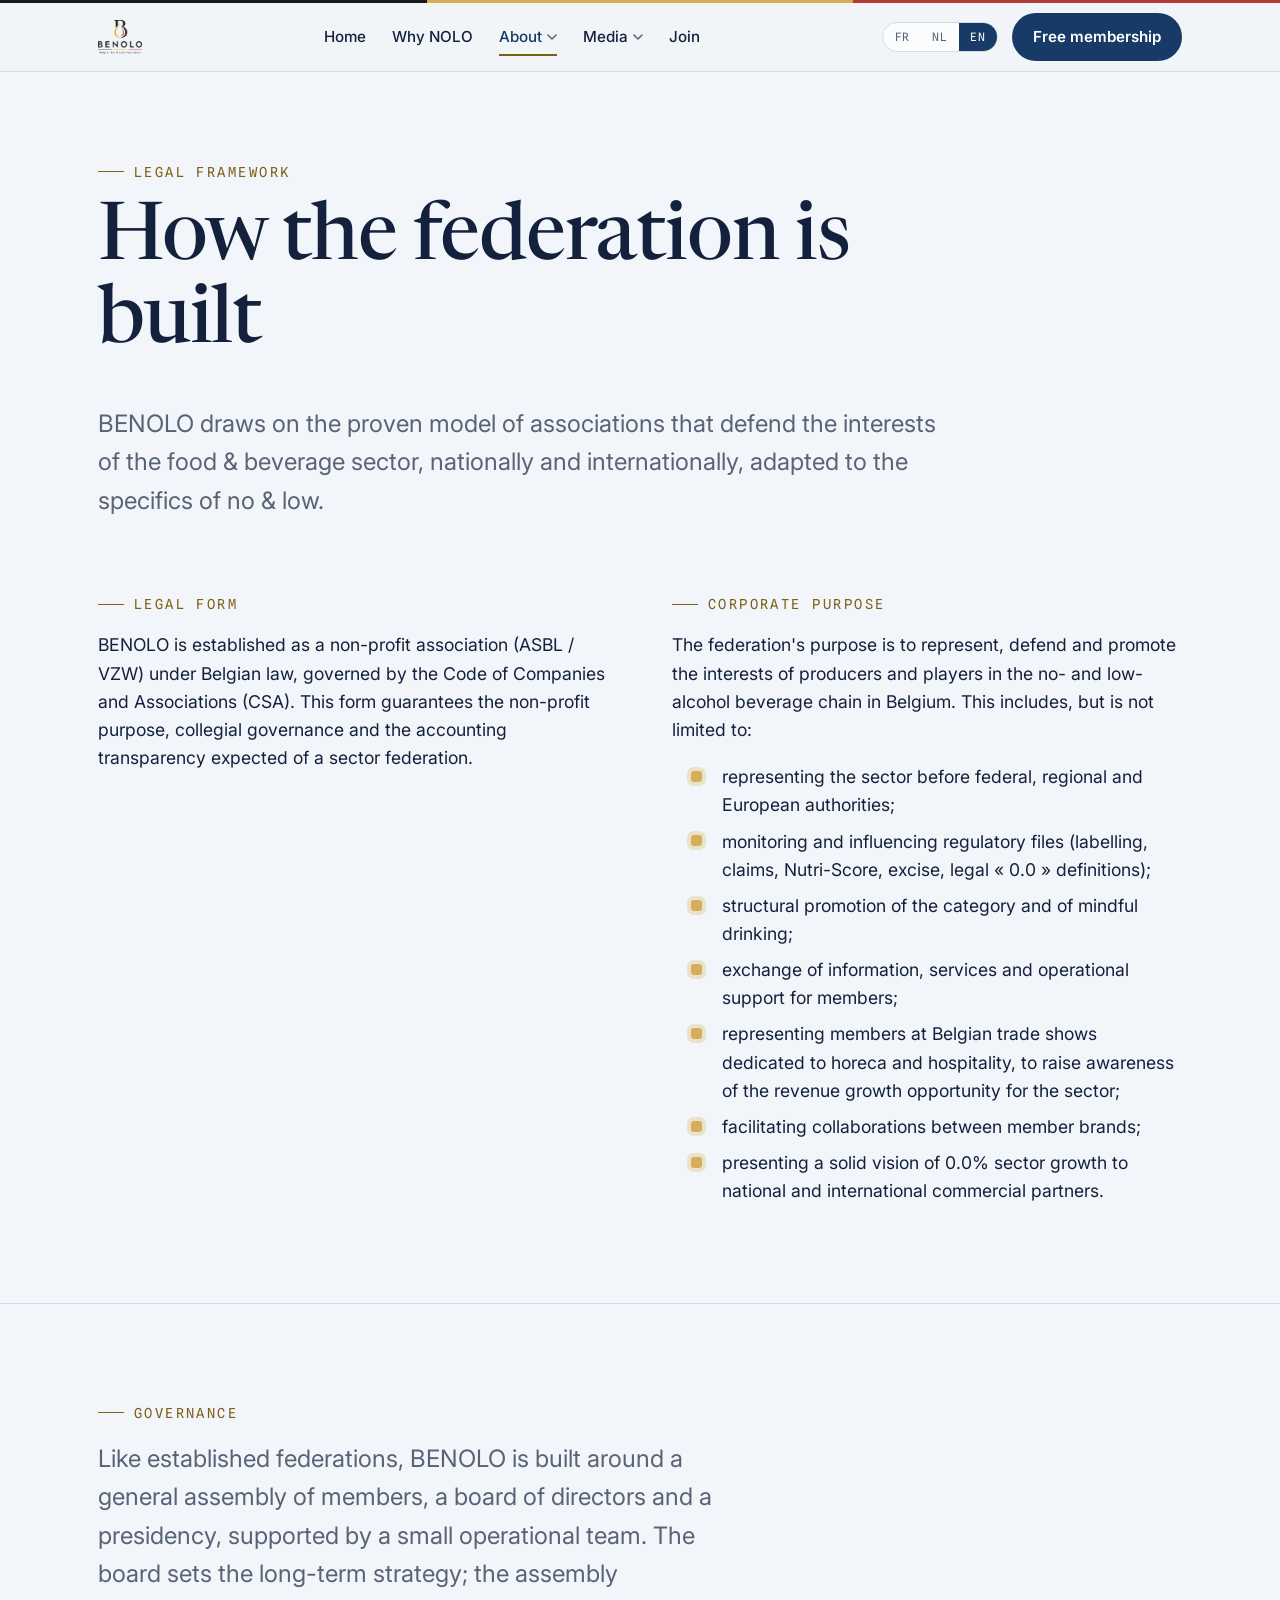
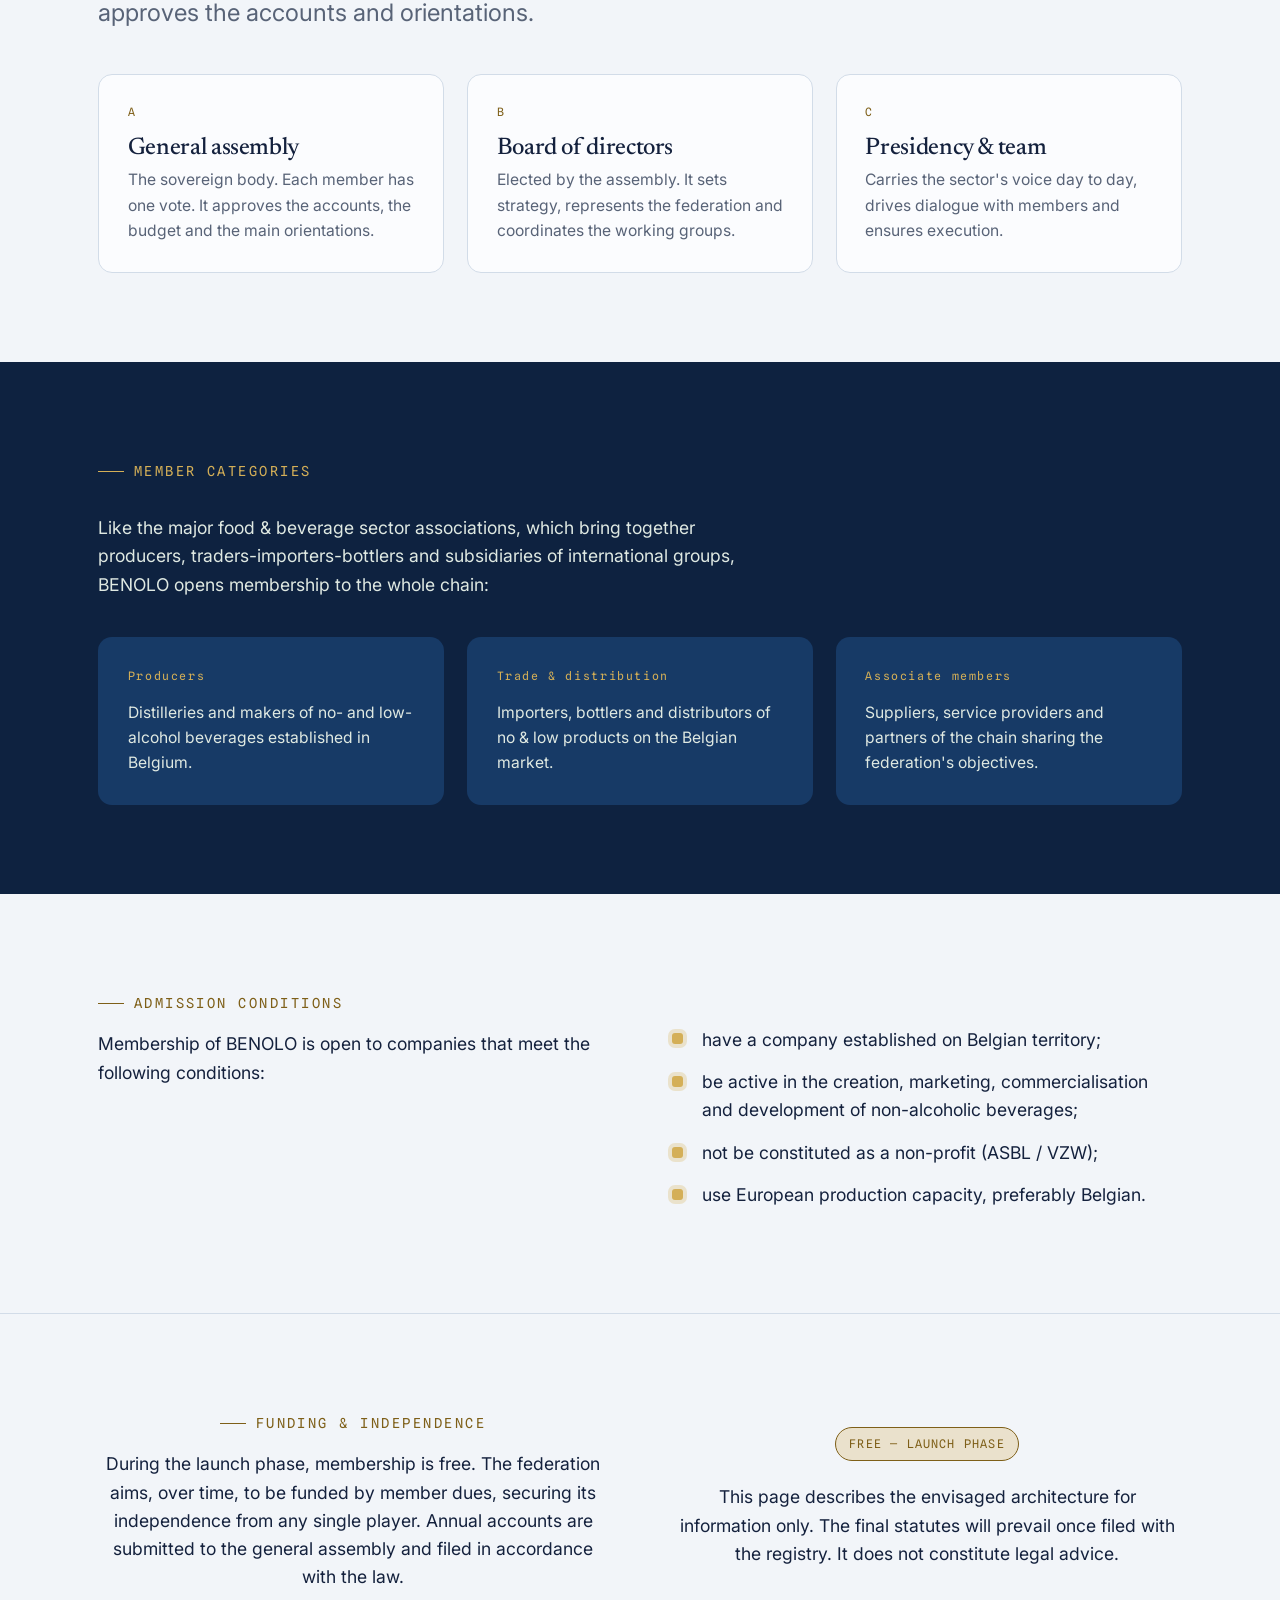
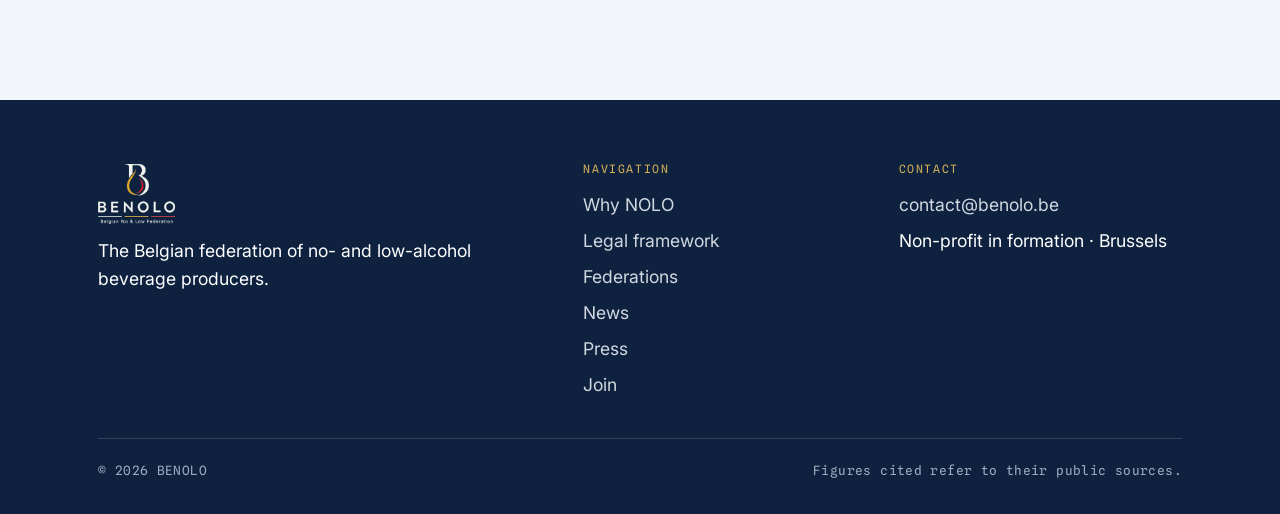
<file: cadre-legal.html>
<!DOCTYPE html>
<html lang="fr">
<head>
  <meta charset="UTF-8">
  <meta name="viewport" content="width=device-width, initial-scale=1.0">
  <title>Cadre légal — BENOLO</title>
  <meta name="description" content="La forme juridique, l'objet social et la gouvernance de la fédération BENOLO, inspirés du modèle des fédérations sectorielles belges.">
  <link rel="preconnect" href="https://fonts.googleapis.com">
  <link rel="preconnect" href="https://fonts.gstatic.com" crossorigin>
  <link href="https://fonts.googleapis.com/css2?family=Newsreader:ital,opsz,wght@0,6..72,300..600;1,6..72,300..500&family=Inter:wght@400;500;600;700&family=Spline+Sans+Mono:wght@400;500&display=swap" rel="stylesheet">
  <link rel="icon" type="image/png" href="assets/favicon.png">
  <link rel="stylesheet" href="assets/styles.css?v=14">
</head>
<body>
  <header class="site-header">
    <div class="wrap nav">
      <a class="brand" href="index.html"><img class="brand-logo" src="assets/logo-full.png" alt="BENOLO — Belgian No & Low Federation"></a>
      <nav class="nav-links" aria-label="Primary">
        <a href="index.html" data-i18n="nav.home"></a>
        <a href="pourquoi.html" data-i18n="nav.why"></a>
        <div class="nav-item has-dropdown">
          <button class="nav-trigger" type="button" aria-expanded="false" aria-haspopup="true"><span data-i18n="nav.about"></span><svg class="caret" viewBox="0 0 10 6" fill="none" stroke="currentColor" stroke-width="1.6" stroke-linecap="round" stroke-linejoin="round"><path d="M1 1l4 4 4-4"/></svg></button>
          <div class="dropdown" role="menu">
            <a href="cadre-legal.html" data-i18n="nav.legal" role="menuitem"></a>
            <a href="federations.html" data-i18n="nav.fed" role="menuitem"></a>
          </div>
        </div>
        <div class="nav-item has-dropdown">
          <button class="nav-trigger" type="button" aria-expanded="false" aria-haspopup="true"><span data-i18n="nav.media"></span><svg class="caret" viewBox="0 0 10 6" fill="none" stroke="currentColor" stroke-width="1.6" stroke-linecap="round" stroke-linejoin="round"><path d="M1 1l4 4 4-4"/></svg></button>
          <div class="dropdown" role="menu">
            <a href="actualites.html" data-i18n="nav.news" role="menuitem"></a>
            <a href="presse.html" data-i18n="nav.press" role="menuitem"></a>
          </div>
        </div>
        <a href="inscription.html" data-i18n="nav.join"></a>
      </nav>
      <div class="nav-right">
        <div class="lang" role="group" aria-label="Language">
          <button data-lang="fr">FR</button>
          <button data-lang="nl">NL</button>
          <button data-lang="en">EN</button>
        </div>
        <a class="btn btn-primary" href="inscription.html" data-i18n="nav.cta"></a>
        <button class="burger" aria-label="Menu" aria-expanded="false"><span></span><span></span><span></span></button>
      </div>
    </div>
  </header>

  <section class="page-hero">
    <div class="wrap">
      <span class="eyebrow" data-i18n="legal.eyebrow"></span>
      <h1 data-i18n="legal.title"></h1>
      <p class="lede" data-i18n="legal.lede"></p>
    </div>
  </section>

  <!-- FORM + OBJECT -->
  <section style="padding-top:0;">
    <div class="wrap split">
      <div class="prose">
        <span class="eyebrow" data-i18n="legal.h_form"></span>
        <p data-i18n="legal.form_p"></p>
      </div>
      <div class="prose">
        <span class="eyebrow" data-i18n="legal.h_object"></span>
        <p data-i18n="legal.object_p"></p>
        <ul class="checks">
          <li data-i18n="legal.object_l1"></li>
          <li data-i18n="legal.object_l2"></li>
          <li data-i18n="legal.object_l3"></li>
          <li data-i18n="legal.object_l4"></li>
          <li data-i18n="legal.object_l5"></li>
          <li data-i18n="legal.object_l6"></li>
          <li data-i18n="legal.object_l7"></li>
        </ul>
      </div>
    </div>
  </section>

  <hr class="divider">

  <!-- GOVERNANCE -->
  <section>
    <div class="wrap">
      <div class="section-head">
        <span class="eyebrow" data-i18n="legal.h_gov"></span>
        <p class="mt-0" style="font-size:var(--step-1);color:var(--muted);max-width:60ch;" data-i18n="legal.gov_p"></p>
      </div>
      <div class="grid grid-3">
        <div class="card">
          <span class="num">A</span>
          <h3 data-i18n="legal.gov_ag"></h3>
          <p data-i18n="legal.gov_ag_p"></p>
        </div>
        <div class="card">
          <span class="num">B</span>
          <h3 data-i18n="legal.gov_ca"></h3>
          <p data-i18n="legal.gov_ca_p"></p>
        </div>
        <div class="card">
          <span class="num">C</span>
          <h3 data-i18n="legal.gov_pr"></h3>
          <p data-i18n="legal.gov_pr_p"></p>
        </div>
      </div>
    </div>
  </section>

  <!-- MEMBER CATEGORIES -->
  <section class="stat-band">
    <div class="wrap">
      <span class="eyebrow" data-i18n="legal.h_members"></span>
      <p style="color:#dfe9e2;max-width:62ch;margin:1rem 0 2.4rem;" data-i18n="legal.members_p"></p>
      <div class="grid grid-3">
        <div class="card" style="background:var(--spruce);border-color:transparent;">
          <span class="num" style="color:var(--zest);" data-i18n="legal.mem1_h"></span>
          <p style="color:#dfe9e2;" data-i18n="legal.mem1_p"></p>
        </div>
        <div class="card" style="background:var(--spruce);border-color:transparent;">
          <span class="num" style="color:var(--zest);" data-i18n="legal.mem2_h"></span>
          <p style="color:#dfe9e2;" data-i18n="legal.mem2_p"></p>
        </div>
        <div class="card" style="background:var(--spruce);border-color:transparent;">
          <span class="num" style="color:var(--zest);" data-i18n="legal.mem3_h"></span>
          <p style="color:#dfe9e2;" data-i18n="legal.mem3_p"></p>
        </div>
      </div>
    </div>
  </section>

  <!-- ADMISSION CONDITIONS -->
  <section>
    <div class="wrap split">
      <div class="prose">
        <span class="eyebrow" data-i18n="legal.h_cond"></span>
        <p data-i18n="legal.cond_p"></p>
      </div>
      <ul class="checks" style="padding-top:2.6rem;">
        <li data-i18n="legal.cond1"></li>
        <li data-i18n="legal.cond2"></li>
        <li data-i18n="legal.cond3"></li>
        <li data-i18n="legal.cond4"></li>
      </ul>
    </div>
  </section>

  <hr class="divider">

  <!-- FUNDING -->
  <section>
    <div class="wrap split center">
      <div class="prose">
        <span class="eyebrow" data-i18n="legal.h_funding"></span>
        <p data-i18n="legal.funding_p"></p>
      </div>
      <div>
        <span class="free-badge" data-i18n="join.free"></span>
        <p class="ref" style="margin-top:1.4rem;" data-i18n="legal.disclaimer"></p>
      </div>
    </div>
  </section>

  <footer class="site-footer">
    <div class="wrap">
      <div class="foot-grid">
        <div>
          <div class="foot-brand"><img class="foot-logo" src="assets/logo-foot.png" alt="BENOLO — Belgian No & Low Federation"></div>
          <p data-i18n="foot.tagline" style="max-width:38ch;margin-top:.8rem;"></p>
        </div>
        <div class="foot-col">
          <h4 data-i18n="foot.nav"></h4>
          <ul>
            <li><a href="pourquoi.html" data-i18n="nav.why"></a></li>
            <li><a href="cadre-legal.html" data-i18n="nav.legal"></a></li>
            <li><a href="federations.html" data-i18n="nav.fed"></a></li>
            <li><a href="actualites.html" data-i18n="nav.news"></a></li>
            <li><a href="presse.html" data-i18n="nav.press"></a></li>
            <li><a href="inscription.html" data-i18n="nav.join"></a></li>
          </ul>
        </div>
        <div class="foot-col">
          <h4 data-i18n="foot.contact"></h4>
          <ul>
            <li><a href="mailto:contact@benolo.be">contact@benolo.be</a></li>
            <li data-i18n="foot.rights"></li>
          </ul>
        </div>
      </div>
      <div class="foot-bottom">
        <span>© 2026 BENOLO</span>
        <span data-i18n="foot.note"></span>
      </div>
    </div>
  </footer>

  <script src="assets/i18n.js?v=14"></script>
  <script src="assets/main.js?v=14"></script>
</body>
</html>
</file>
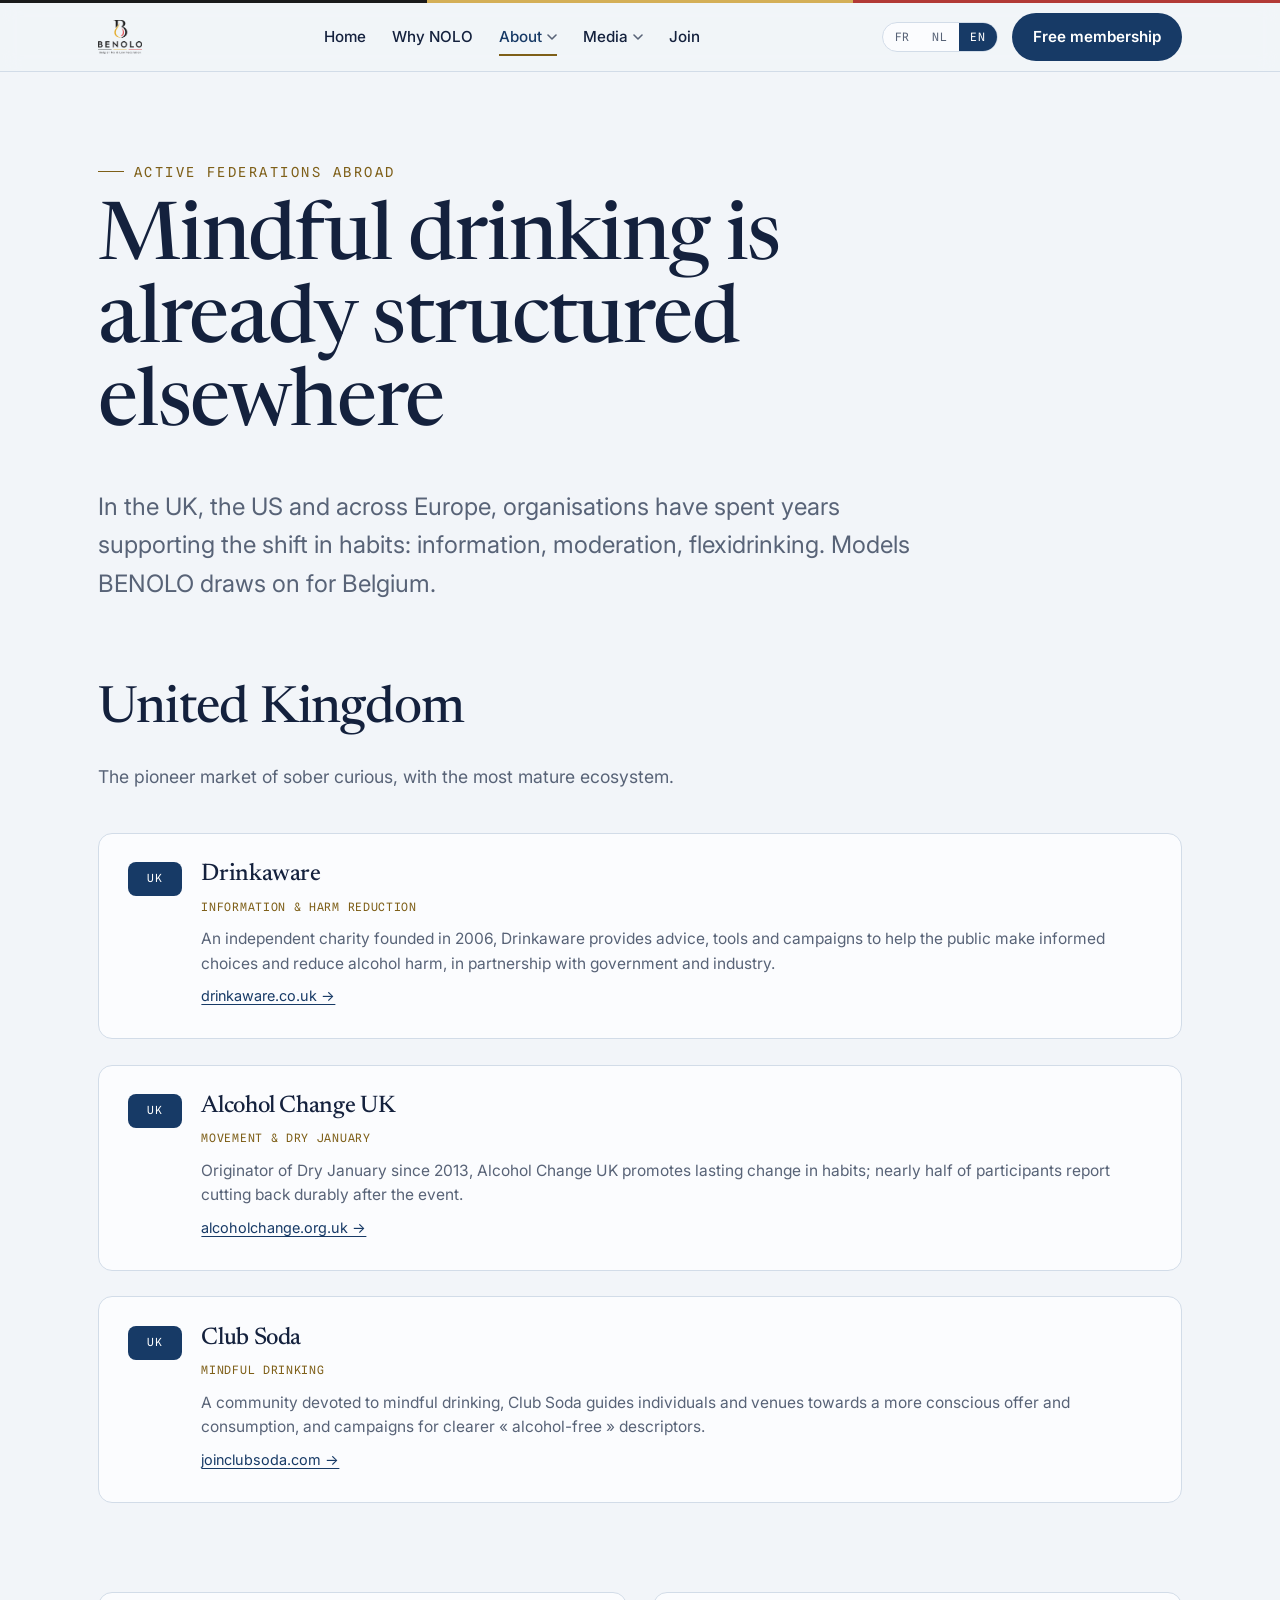
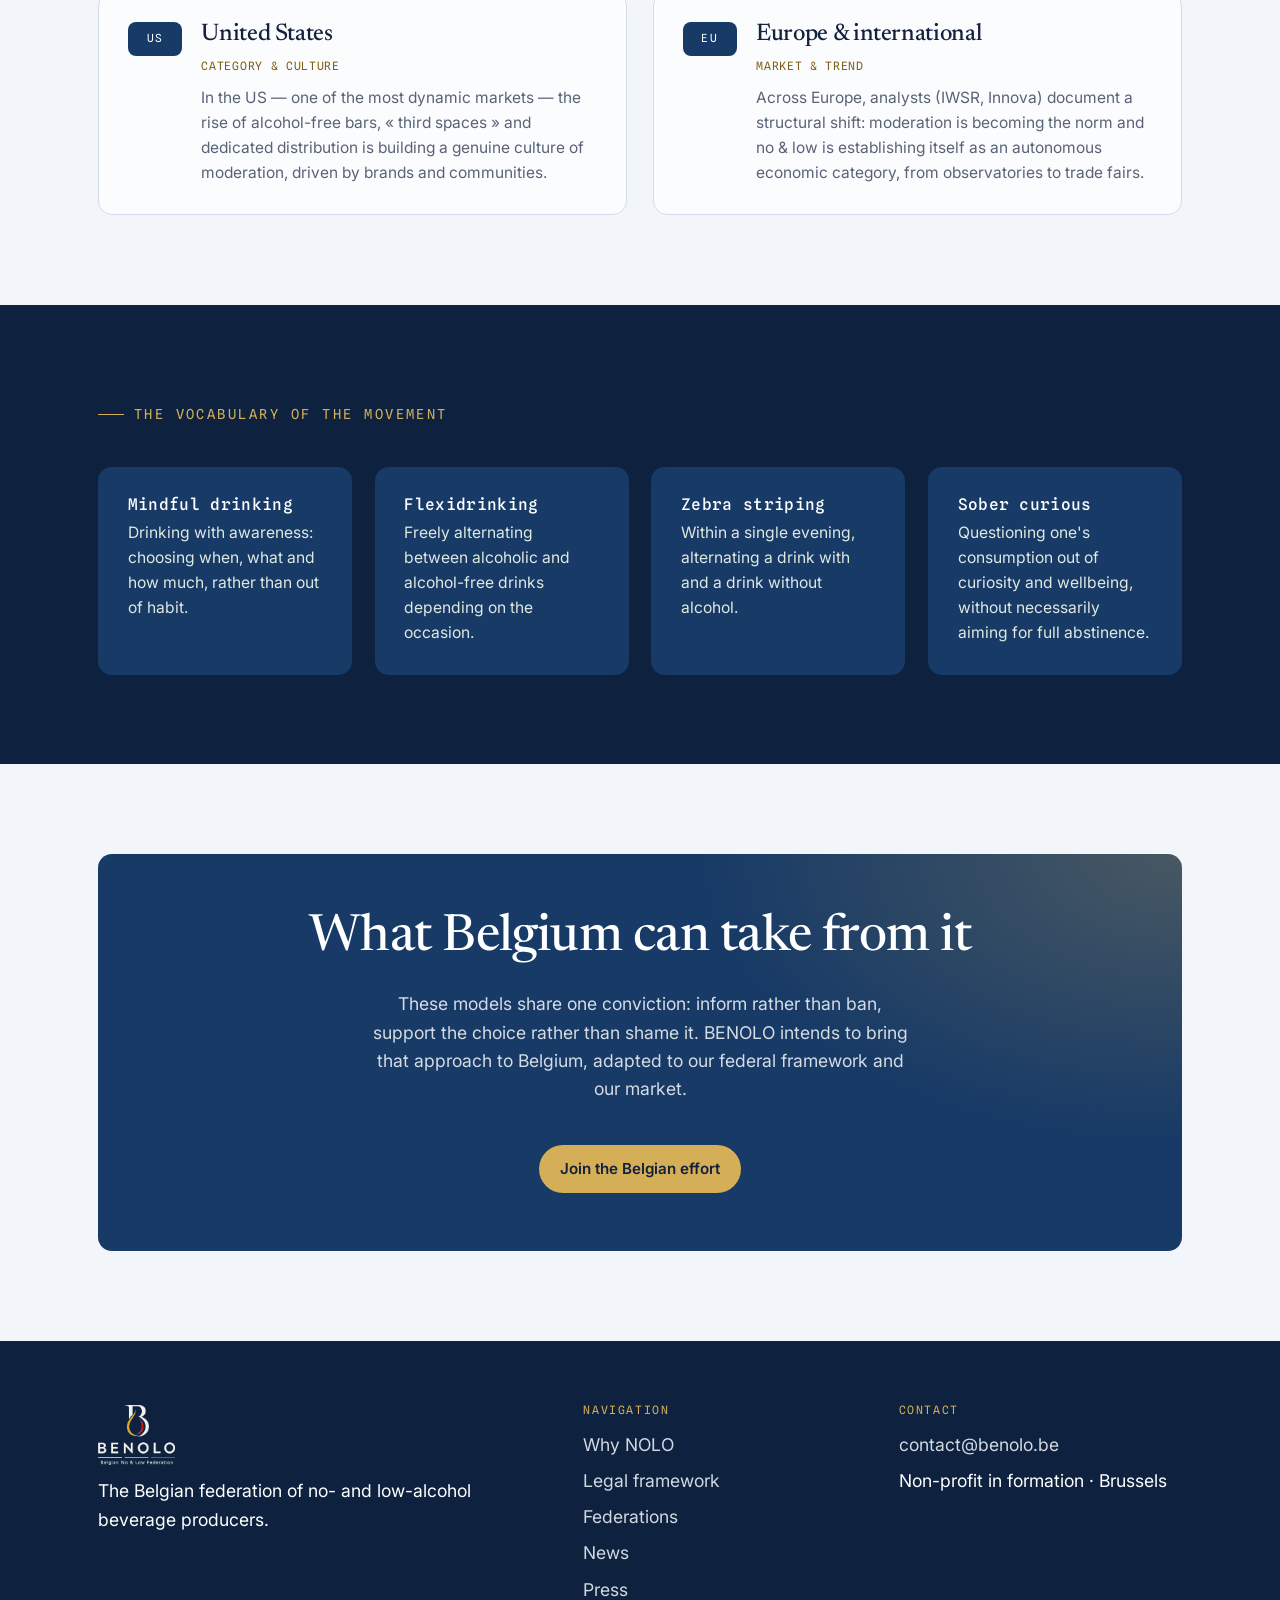
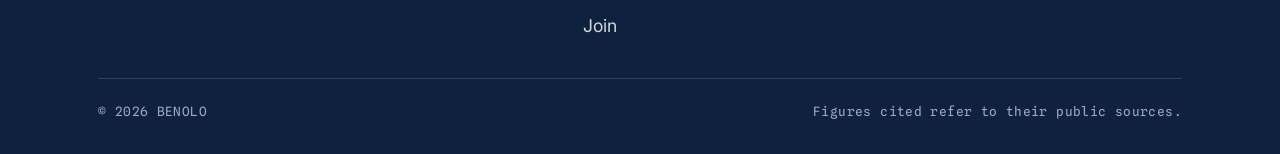
<file: federations.html>
<!DOCTYPE html>
<html lang="fr">
<head>
  <meta charset="UTF-8">
  <meta name="viewport" content="width=device-width, initial-scale=1.0">
  <title>Fédérations à l'étranger — BENOLO</title>
  <meta name="description" content="Drinkaware, Alcohol Change UK, Club Soda et le mouvement mindful drinking au Royaume-Uni, aux États-Unis et en Europe.">
  <link rel="preconnect" href="https://fonts.googleapis.com">
  <link rel="preconnect" href="https://fonts.gstatic.com" crossorigin>
  <link href="https://fonts.googleapis.com/css2?family=Newsreader:ital,opsz,wght@0,6..72,300..600;1,6..72,300..500&family=Inter:wght@400;500;600;700&family=Spline+Sans+Mono:wght@400;500&display=swap" rel="stylesheet">
  <link rel="icon" type="image/png" href="assets/favicon.png">
  <link rel="stylesheet" href="assets/styles.css?v=14">
</head>
<body>
  <header class="site-header">
    <div class="wrap nav">
      <a class="brand" href="index.html"><img class="brand-logo" src="assets/logo-full.png" alt="BENOLO — Belgian No & Low Federation"></a>
      <nav class="nav-links" aria-label="Primary">
        <a href="index.html" data-i18n="nav.home"></a>
        <a href="pourquoi.html" data-i18n="nav.why"></a>
        <div class="nav-item has-dropdown">
          <button class="nav-trigger" type="button" aria-expanded="false" aria-haspopup="true"><span data-i18n="nav.about"></span><svg class="caret" viewBox="0 0 10 6" fill="none" stroke="currentColor" stroke-width="1.6" stroke-linecap="round" stroke-linejoin="round"><path d="M1 1l4 4 4-4"/></svg></button>
          <div class="dropdown" role="menu">
            <a href="cadre-legal.html" data-i18n="nav.legal" role="menuitem"></a>
            <a href="federations.html" data-i18n="nav.fed" role="menuitem"></a>
          </div>
        </div>
        <div class="nav-item has-dropdown">
          <button class="nav-trigger" type="button" aria-expanded="false" aria-haspopup="true"><span data-i18n="nav.media"></span><svg class="caret" viewBox="0 0 10 6" fill="none" stroke="currentColor" stroke-width="1.6" stroke-linecap="round" stroke-linejoin="round"><path d="M1 1l4 4 4-4"/></svg></button>
          <div class="dropdown" role="menu">
            <a href="actualites.html" data-i18n="nav.news" role="menuitem"></a>
            <a href="presse.html" data-i18n="nav.press" role="menuitem"></a>
          </div>
        </div>
        <a href="inscription.html" data-i18n="nav.join"></a>
      </nav>
      <div class="nav-right">
        <div class="lang" role="group" aria-label="Language">
          <button data-lang="fr">FR</button>
          <button data-lang="nl">NL</button>
          <button data-lang="en">EN</button>
        </div>
        <a class="btn btn-primary" href="inscription.html" data-i18n="nav.cta"></a>
        <button class="burger" aria-label="Menu" aria-expanded="false"><span></span><span></span><span></span></button>
      </div>
    </div>
  </header>

  <section class="page-hero">
    <div class="wrap">
      <span class="eyebrow" data-i18n="fed.eyebrow"></span>
      <h1 data-i18n="fed.title"></h1>
      <p class="lede" data-i18n="fed.lede"></p>
    </div>
  </section>

  <!-- UK -->
  <section style="padding-top:1rem;">
    <div class="wrap">
      <div class="section-head">
        <h2 data-i18n="fed.uk_title"></h2>
        <p class="muted mt-0" data-i18n="fed.uk_p"></p>
      </div>
      <div class="grid" style="gap:1.6rem;">
        <div class="card">
          <div class="fed">
            <span class="flag">UK</span>
            <div>
              <h3>Drinkaware</h3>
              <span class="role" data-i18n="fed.drinkaware_role"></span>
              <p data-i18n="fed.drinkaware_p"></p>
              <p><a href="https://www.drinkaware.co.uk" target="_blank" rel="noopener">drinkaware.co.uk →</a></p>
            </div>
          </div>
        </div>
        <div class="card">
          <div class="fed">
            <span class="flag">UK</span>
            <div>
              <h3>Alcohol Change UK</h3>
              <span class="role" data-i18n="fed.alcoholchange_role"></span>
              <p data-i18n="fed.alcoholchange_p"></p>
              <p><a href="https://alcoholchange.org.uk" target="_blank" rel="noopener">alcoholchange.org.uk →</a></p>
            </div>
          </div>
        </div>
        <div class="card">
          <div class="fed">
            <span class="flag">UK</span>
            <div>
              <h3>Club Soda</h3>
              <span class="role" data-i18n="fed.clubsoda_role"></span>
              <p data-i18n="fed.clubsoda_p"></p>
              <p><a href="https://joinclubsoda.com" target="_blank" rel="noopener">joinclubsoda.com →</a></p>
            </div>
          </div>
        </div>
      </div>
    </div>
  </section>

  <!-- US + EU -->
  <section style="padding-top:0;">
    <div class="wrap">
      <div class="grid grid-2" style="gap:1.6rem;">
        <div class="card">
          <div class="fed">
            <span class="flag">US</span>
            <div>
              <h3 data-i18n="fed.us_title"></h3>
              <span class="role" data-i18n="fed.us_org_role"></span>
              <p data-i18n="fed.us_org_p"></p>
            </div>
          </div>
        </div>
        <div class="card">
          <div class="fed">
            <span class="flag">EU</span>
            <div>
              <h3 data-i18n="fed.eu_title"></h3>
              <span class="role" data-i18n="fed.eu_org_role"></span>
              <p data-i18n="fed.eu_org_p"></p>
            </div>
          </div>
        </div>
      </div>
    </div>
  </section>

  <!-- VOCAB -->
  <section class="stat-band">
    <div class="wrap">
      <span class="eyebrow" data-i18n="fed.vocab_title"></span>
      <div class="grid grid-4" style="margin-top:1.6rem;gap:1.4rem;">
        <div class="card" style="background:var(--spruce);border-color:transparent;">
          <h3 style="color:#fff;font-family:var(--mono);font-size:1rem;letter-spacing:.02em;" data-i18n="fed.v1_t"></h3>
          <p style="color:#dfe9e2;" data-i18n="fed.v1_p"></p>
        </div>
        <div class="card" style="background:var(--spruce);border-color:transparent;">
          <h3 style="color:#fff;font-family:var(--mono);font-size:1rem;letter-spacing:.02em;" data-i18n="fed.v2_t"></h3>
          <p style="color:#dfe9e2;" data-i18n="fed.v2_p"></p>
        </div>
        <div class="card" style="background:var(--spruce);border-color:transparent;">
          <h3 style="color:#fff;font-family:var(--mono);font-size:1rem;letter-spacing:.02em;" data-i18n="fed.v3_t"></h3>
          <p style="color:#dfe9e2;" data-i18n="fed.v3_p"></p>
        </div>
        <div class="card" style="background:var(--spruce);border-color:transparent;">
          <h3 style="color:#fff;font-family:var(--mono);font-size:1rem;letter-spacing:.02em;" data-i18n="fed.v4_t"></h3>
          <p style="color:#dfe9e2;" data-i18n="fed.v4_p"></p>
        </div>
      </div>
    </div>
  </section>

  <!-- LESSON / CTA -->
  <section>
    <div class="wrap">
      <div class="cta-band">
        <h2 data-i18n="fed.lesson_title"></h2>
        <p data-i18n="fed.lesson_p"></p>
        <a class="btn btn-zest" href="inscription.html" data-i18n="fed.lesson_cta"></a>
      </div>
    </div>
  </section>

  <footer class="site-footer">
    <div class="wrap">
      <div class="foot-grid">
        <div>
          <div class="foot-brand"><img class="foot-logo" src="assets/logo-foot.png" alt="BENOLO — Belgian No & Low Federation"></div>
          <p data-i18n="foot.tagline" style="max-width:38ch;margin-top:.8rem;"></p>
        </div>
        <div class="foot-col">
          <h4 data-i18n="foot.nav"></h4>
          <ul>
            <li><a href="pourquoi.html" data-i18n="nav.why"></a></li>
            <li><a href="cadre-legal.html" data-i18n="nav.legal"></a></li>
            <li><a href="federations.html" data-i18n="nav.fed"></a></li>
            <li><a href="actualites.html" data-i18n="nav.news"></a></li>
            <li><a href="presse.html" data-i18n="nav.press"></a></li>
            <li><a href="inscription.html" data-i18n="nav.join"></a></li>
          </ul>
        </div>
        <div class="foot-col">
          <h4 data-i18n="foot.contact"></h4>
          <ul>
            <li><a href="mailto:contact@benolo.be">contact@benolo.be</a></li>
            <li data-i18n="foot.rights"></li>
          </ul>
        </div>
      </div>
      <div class="foot-bottom">
        <span>© 2026 BENOLO</span>
        <span data-i18n="foot.note"></span>
      </div>
    </div>
  </footer>

  <script src="assets/i18n.js?v=14"></script>
  <script src="assets/main.js?v=14"></script>
</body>
</html>
</file>
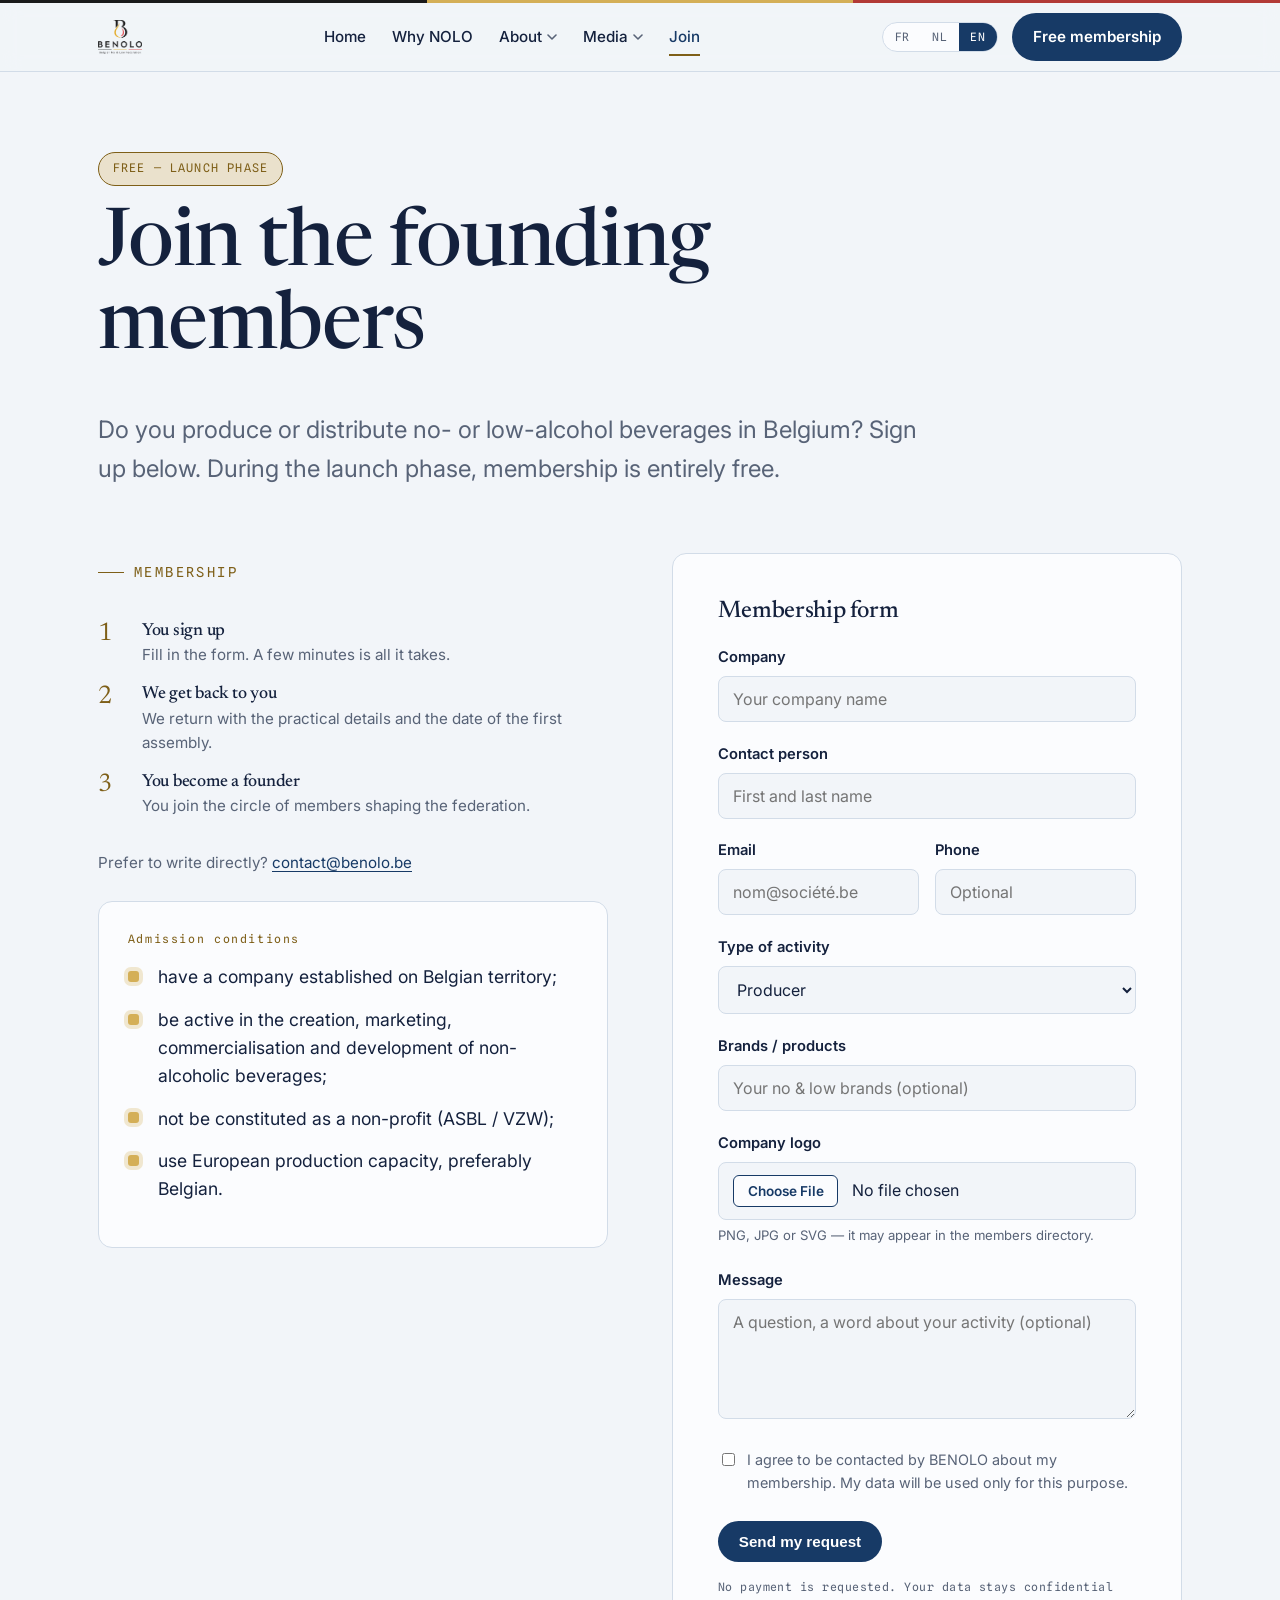
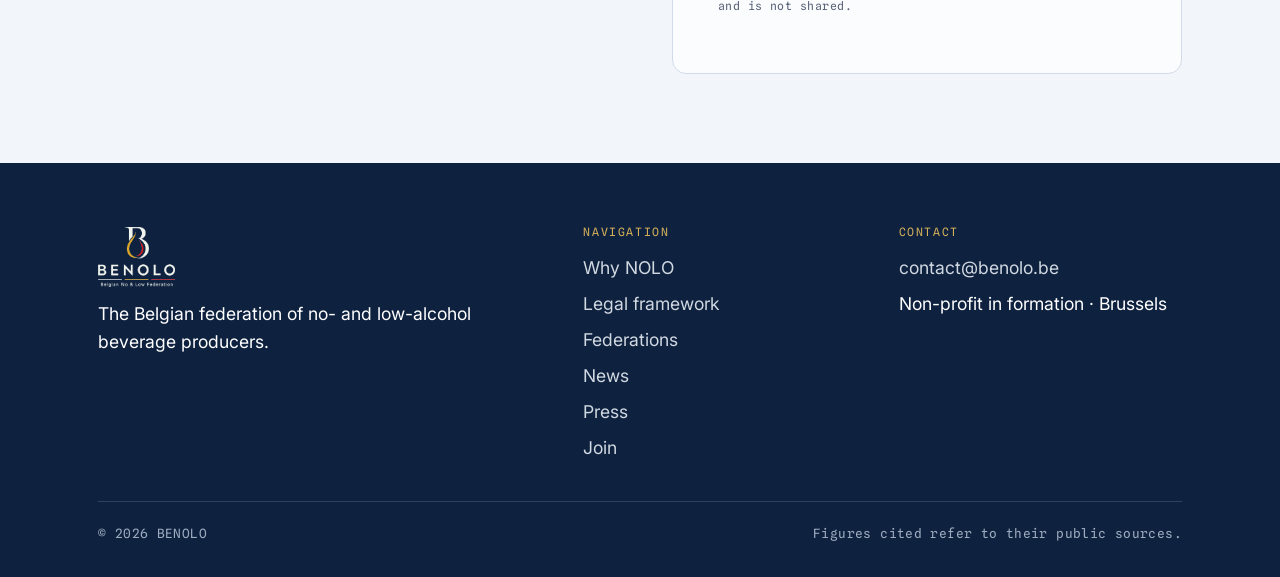
<file: inscription.html>
<!DOCTYPE html>
<html lang="fr">
<head>
  <meta charset="UTF-8">
  <meta name="viewport" content="width=device-width, initial-scale=1.0">
  <title>Adhérer — BENOLO</title>
  <meta name="description" content="Inscrivez-vous gratuitement comme membre fondateur de BENOLO, la fédération belge des boissons no & low.">
  <link rel="preconnect" href="https://fonts.googleapis.com">
  <link rel="preconnect" href="https://fonts.gstatic.com" crossorigin>
  <link href="https://fonts.googleapis.com/css2?family=Newsreader:ital,opsz,wght@0,6..72,300..600;1,6..72,300..500&family=Inter:wght@400;500;600;700&family=Spline+Sans+Mono:wght@400;500&display=swap" rel="stylesheet">
  <link rel="icon" type="image/png" href="assets/favicon.png">
  <link rel="stylesheet" href="assets/styles.css?v=14">
</head>
<body>
  <header class="site-header">
    <div class="wrap nav">
      <a class="brand" href="index.html"><img class="brand-logo" src="assets/logo-full.png" alt="BENOLO — Belgian No & Low Federation"></a>
      <nav class="nav-links" aria-label="Primary">
        <a href="index.html" data-i18n="nav.home"></a>
        <a href="pourquoi.html" data-i18n="nav.why"></a>
        <div class="nav-item has-dropdown">
          <button class="nav-trigger" type="button" aria-expanded="false" aria-haspopup="true"><span data-i18n="nav.about"></span><svg class="caret" viewBox="0 0 10 6" fill="none" stroke="currentColor" stroke-width="1.6" stroke-linecap="round" stroke-linejoin="round"><path d="M1 1l4 4 4-4"/></svg></button>
          <div class="dropdown" role="menu">
            <a href="cadre-legal.html" data-i18n="nav.legal" role="menuitem"></a>
            <a href="federations.html" data-i18n="nav.fed" role="menuitem"></a>
          </div>
        </div>
        <div class="nav-item has-dropdown">
          <button class="nav-trigger" type="button" aria-expanded="false" aria-haspopup="true"><span data-i18n="nav.media"></span><svg class="caret" viewBox="0 0 10 6" fill="none" stroke="currentColor" stroke-width="1.6" stroke-linecap="round" stroke-linejoin="round"><path d="M1 1l4 4 4-4"/></svg></button>
          <div class="dropdown" role="menu">
            <a href="actualites.html" data-i18n="nav.news" role="menuitem"></a>
            <a href="presse.html" data-i18n="nav.press" role="menuitem"></a>
          </div>
        </div>
        <a href="inscription.html" data-i18n="nav.join"></a>
      </nav>
      <div class="nav-right">
        <div class="lang" role="group" aria-label="Language">
          <button data-lang="fr">FR</button>
          <button data-lang="nl">NL</button>
          <button data-lang="en">EN</button>
        </div>
        <a class="btn btn-primary" href="inscription.html" data-i18n="nav.cta"></a>
        <button class="burger" aria-label="Menu" aria-expanded="false"><span></span><span></span><span></span></button>
      </div>
    </div>
  </header>

  <section class="page-hero">
    <div class="wrap">
      <span class="free-badge" data-i18n="join.free" style="margin-bottom:1.2rem;"></span>
      <h1 data-i18n="join.title"></h1>
      <p class="lede" data-i18n="join.lede"></p>
    </div>
  </section>

  <section style="padding-top:0;">
    <div class="wrap split">
      <!-- steps -->
      <div>
        <span class="eyebrow" data-i18n="join.eyebrow"></span>
        <div class="steps" style="margin-top:1.4rem;">
          <div class="step">
            <span class="n">1</span>
            <div><h3 data-i18n="join.step1_h"></h3><p data-i18n="join.step1_p"></p></div>
          </div>
          <div class="step">
            <span class="n">2</span>
            <div><h3 data-i18n="join.step2_h"></h3><p data-i18n="join.step2_p"></p></div>
          </div>
          <div class="step">
            <span class="n">3</span>
            <div><h3 data-i18n="join.step3_h"></h3><p data-i18n="join.step3_p"></p></div>
          </div>
        </div>
        <p class="muted" style="margin-top:2rem;font-size:.95rem;">
          <span data-i18n="join.alt"></span>
          <a href="mailto:contact@benolo.be" data-i18n="join.alt_link"></a>
        </p>

        <div class="card" style="margin-top:1.6rem;">
          <span class="num" data-i18n="join.cond_h"></span>
          <ul class="checks" style="margin:.2rem 0 0;">
            <li data-i18n="legal.cond1"></li>
            <li data-i18n="legal.cond2"></li>
            <li data-i18n="legal.cond3"></li>
            <li data-i18n="legal.cond4"></li>
          </ul>
        </div>
      </div>

      <!-- form -->
      <div class="form-card">
        <h3 data-i18n="join.form_title" style="margin-bottom:1.4rem;"></h3>

        <div class="form-success" role="status">
          <p style="margin:0;" data-i18n="join.success"></p>
          <p class="logo-attach" data-i18n="join.logo_attach" hidden></p>
        </div>

        <form id="join-form" novalidate>
          <div class="field">
            <label for="company" data-i18n="join.company"></label>
            <input id="company" name="company" type="text" required data-i18n-ph="join.company_ph">
          </div>
          <div class="field">
            <label for="contact" data-i18n="join.contact"></label>
            <input id="contact" name="contact" type="text" required data-i18n-ph="join.contact_ph">
          </div>
          <div class="field-row">
            <div class="field">
              <label for="email" data-i18n="join.email"></label>
              <input id="email" name="email" type="email" required placeholder="nom@société.be">
            </div>
            <div class="field">
              <label for="phone" data-i18n="join.phone"></label>
              <input id="phone" name="phone" type="tel" data-i18n-ph="join.phone_ph">
            </div>
          </div>
          <div class="field">
            <label for="type" data-i18n="join.type"></label>
            <select id="type" name="type">
              <option data-i18n="join.type_prod"></option>
              <option data-i18n="join.type_dist"></option>
              <option data-i18n="join.type_assoc"></option>
            </select>
          </div>
          <div class="field">
            <label for="brands" data-i18n="join.brands"></label>
            <input id="brands" name="brands" type="text" data-i18n-ph="join.brands_ph">
          </div>
          <div class="field">
            <label for="logo" data-i18n="join.logo"></label>
            <input id="logo" name="logo" type="file" class="file-input" accept="image/png,image/jpeg,image/svg+xml">
            <span class="hint" data-i18n="join.logo_hint"></span>
            <div id="logo-preview" class="logo-preview" hidden>
              <img alt="">
              <span class="fname"></span>
            </div>
          </div>
          <div class="field">
            <label for="message" data-i18n="join.message"></label>
            <textarea id="message" name="message" data-i18n-ph="join.message_ph"></textarea>
          </div>
          <div class="check-row field">
            <input id="consent" name="consent" type="checkbox" required>
            <label for="consent" data-i18n="join.consent"></label>
          </div>
          <button type="submit" class="btn btn-primary" data-i18n="join.submit"></button>
          <p class="form-note" data-i18n="join.note"></p>
        </form>
      </div>
    </div>
  </section>

  <footer class="site-footer">
    <div class="wrap">
      <div class="foot-grid">
        <div>
          <div class="foot-brand"><img class="foot-logo" src="assets/logo-foot.png" alt="BENOLO — Belgian No & Low Federation"></div>
          <p data-i18n="foot.tagline" style="max-width:38ch;margin-top:.8rem;"></p>
        </div>
        <div class="foot-col">
          <h4 data-i18n="foot.nav"></h4>
          <ul>
            <li><a href="pourquoi.html" data-i18n="nav.why"></a></li>
            <li><a href="cadre-legal.html" data-i18n="nav.legal"></a></li>
            <li><a href="federations.html" data-i18n="nav.fed"></a></li>
            <li><a href="actualites.html" data-i18n="nav.news"></a></li>
            <li><a href="presse.html" data-i18n="nav.press"></a></li>
            <li><a href="inscription.html" data-i18n="nav.join"></a></li>
          </ul>
        </div>
        <div class="foot-col">
          <h4 data-i18n="foot.contact"></h4>
          <ul>
            <li><a href="mailto:contact@benolo.be">contact@benolo.be</a></li>
            <li data-i18n="foot.rights"></li>
          </ul>
        </div>
      </div>
      <div class="foot-bottom">
        <span>© 2026 BENOLO</span>
        <span data-i18n="foot.note"></span>
      </div>
    </div>
  </footer>

  <script src="assets/i18n.js?v=14"></script>
  <script src="assets/main.js?v=14"></script>
</body>
</html>
</file>
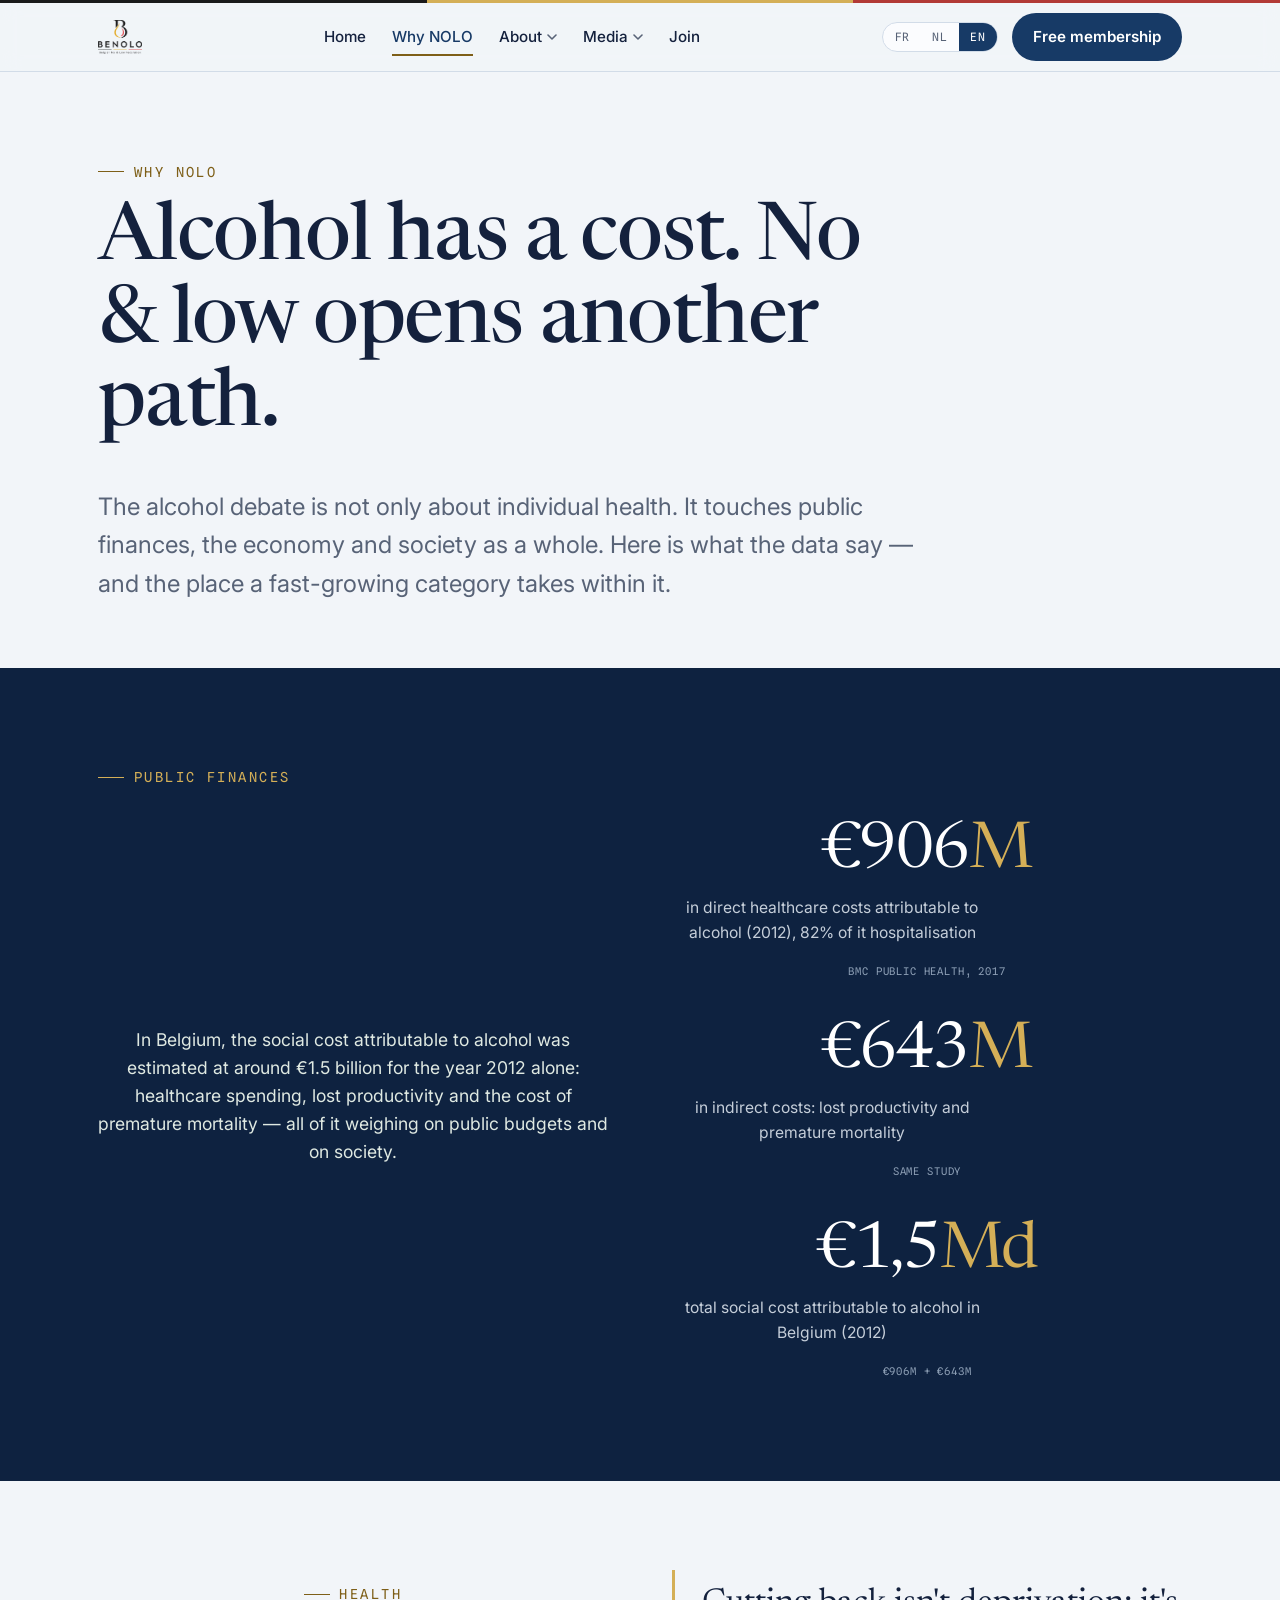
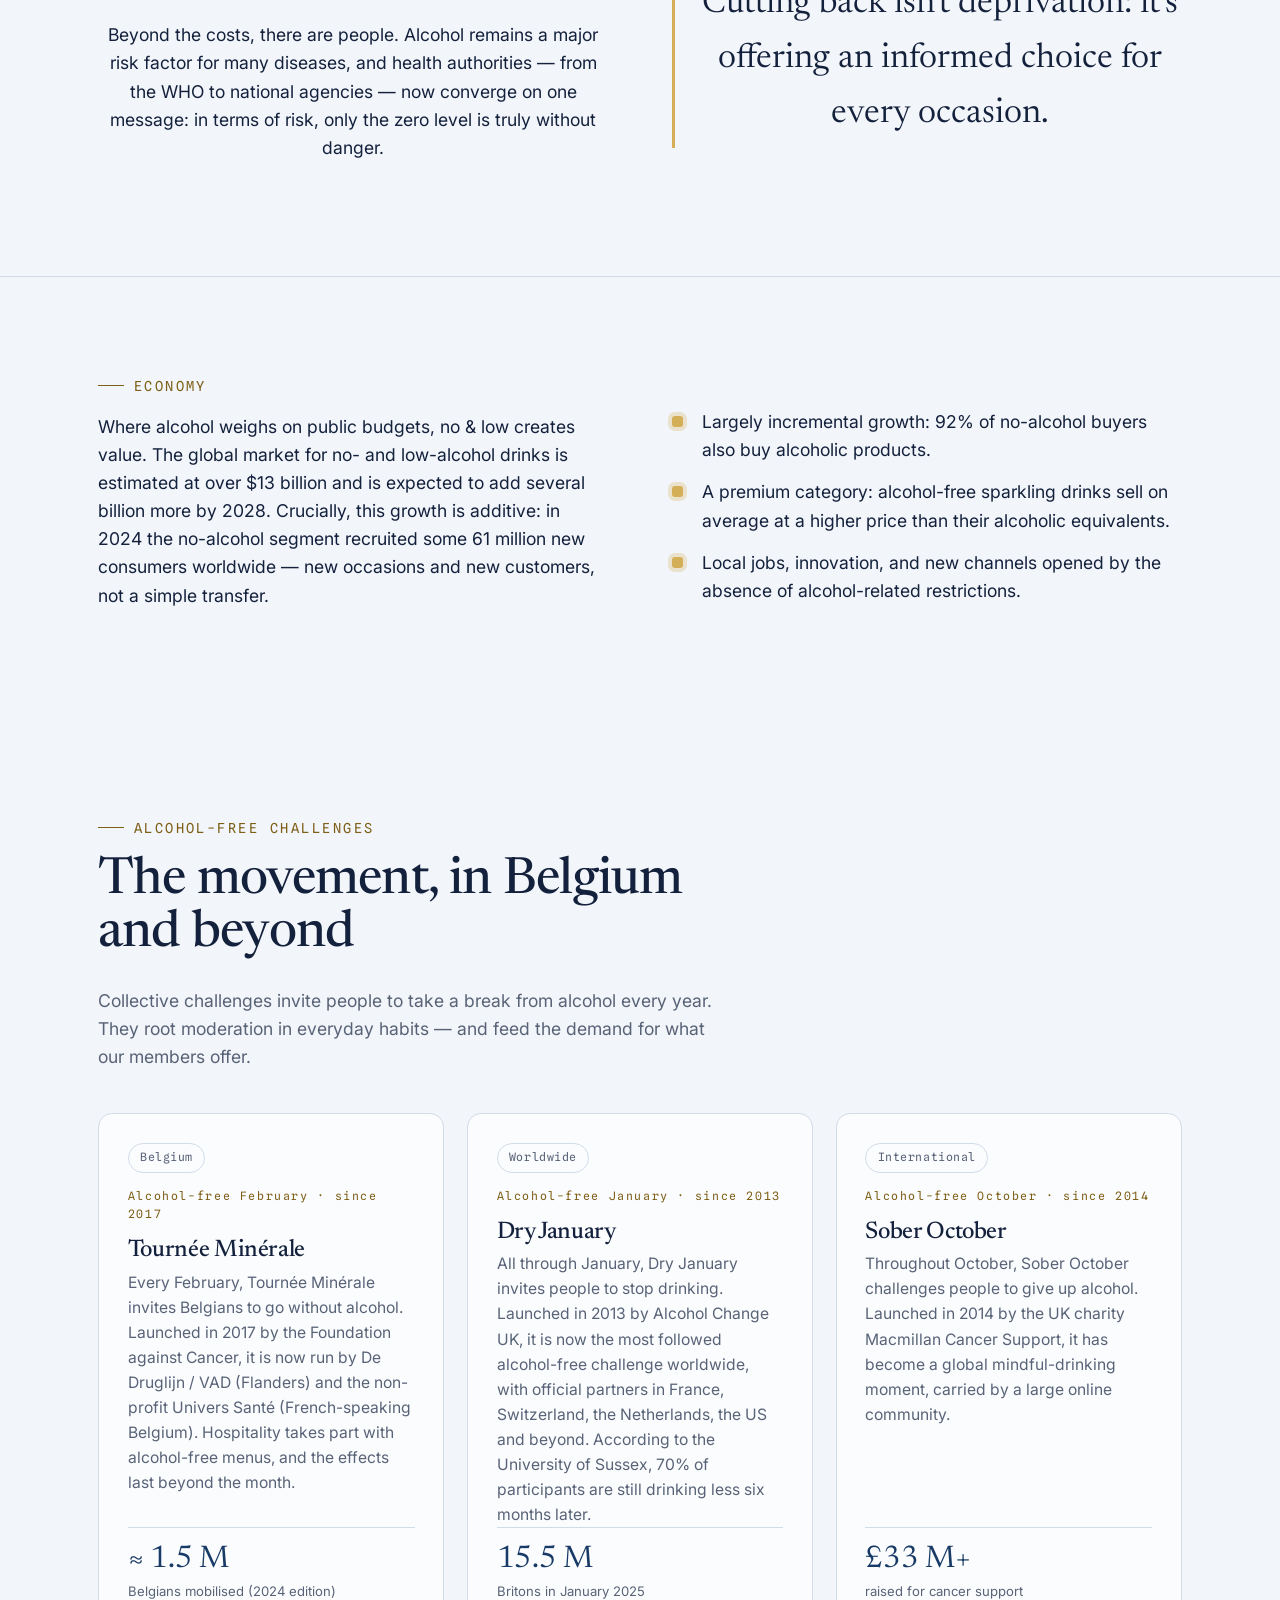
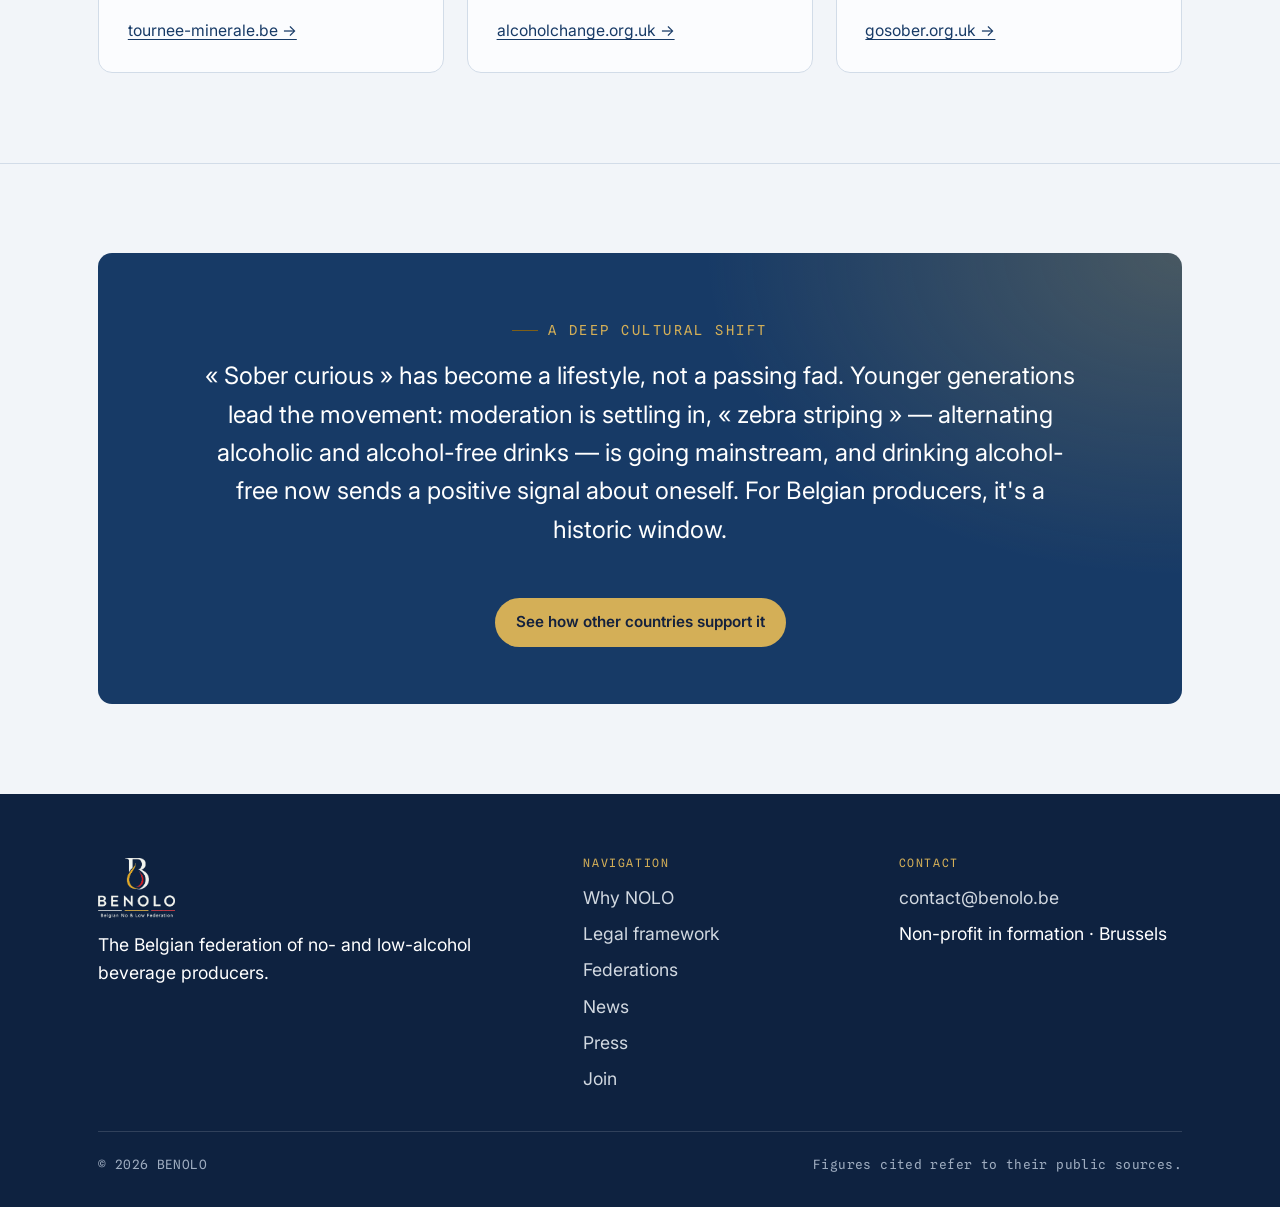
<file: pourquoi.html>
<!DOCTYPE html>
<html lang="fr">
<head>
  <meta charset="UTF-8">
  <meta name="viewport" content="width=device-width, initial-scale=1.0">
  <title>Pourquoi le NOLO — BENOLO</title>
  <meta name="description" content="L'alcool a un coût pour les finances publiques, la santé et l'économie. Le no & low ouvre une autre voie.">
  <link rel="preconnect" href="https://fonts.googleapis.com">
  <link rel="preconnect" href="https://fonts.gstatic.com" crossorigin>
  <link href="https://fonts.googleapis.com/css2?family=Newsreader:ital,opsz,wght@0,6..72,300..600;1,6..72,300..500&family=Inter:wght@400;500;600;700&family=Spline+Sans+Mono:wght@400;500&display=swap" rel="stylesheet">
  <link rel="icon" type="image/png" href="assets/favicon.png">
  <link rel="stylesheet" href="assets/styles.css?v=14">
</head>
<body>
  <header class="site-header">
    <div class="wrap nav">
      <a class="brand" href="index.html"><img class="brand-logo" src="assets/logo-full.png" alt="BENOLO — Belgian No & Low Federation"></a>
      <nav class="nav-links" aria-label="Primary">
        <a href="index.html" data-i18n="nav.home"></a>
        <a href="pourquoi.html" data-i18n="nav.why"></a>
        <div class="nav-item has-dropdown">
          <button class="nav-trigger" type="button" aria-expanded="false" aria-haspopup="true"><span data-i18n="nav.about"></span><svg class="caret" viewBox="0 0 10 6" fill="none" stroke="currentColor" stroke-width="1.6" stroke-linecap="round" stroke-linejoin="round"><path d="M1 1l4 4 4-4"/></svg></button>
          <div class="dropdown" role="menu">
            <a href="cadre-legal.html" data-i18n="nav.legal" role="menuitem"></a>
            <a href="federations.html" data-i18n="nav.fed" role="menuitem"></a>
          </div>
        </div>
        <div class="nav-item has-dropdown">
          <button class="nav-trigger" type="button" aria-expanded="false" aria-haspopup="true"><span data-i18n="nav.media"></span><svg class="caret" viewBox="0 0 10 6" fill="none" stroke="currentColor" stroke-width="1.6" stroke-linecap="round" stroke-linejoin="round"><path d="M1 1l4 4 4-4"/></svg></button>
          <div class="dropdown" role="menu">
            <a href="actualites.html" data-i18n="nav.news" role="menuitem"></a>
            <a href="presse.html" data-i18n="nav.press" role="menuitem"></a>
          </div>
        </div>
        <a href="inscription.html" data-i18n="nav.join"></a>
      </nav>
      <div class="nav-right">
        <div class="lang" role="group" aria-label="Language">
          <button data-lang="fr">FR</button>
          <button data-lang="nl">NL</button>
          <button data-lang="en">EN</button>
        </div>
        <a class="btn btn-primary" href="inscription.html" data-i18n="nav.cta"></a>
        <button class="burger" aria-label="Menu" aria-expanded="false"><span></span><span></span><span></span></button>
      </div>
    </div>
  </header>

  <section class="page-hero">
    <div class="wrap">
      <span class="eyebrow" data-i18n="why.eyebrow"></span>
      <h1 data-i18n="why.title"></h1>
      <p class="lede" data-i18n="why.lede"></p>
    </div>
  </section>

  <!-- PUBLIC FINANCES -->
  <section class="stat-band">
    <div class="wrap">
      <span class="eyebrow" data-i18n="why.h_fin"></span>
      <div class="split center" style="margin-top:1rem;">
        <p class="lab" style="font-size:var(--step-0);color:#dfe9e2;max-width:48ch;" data-i18n="why.fin_p"></p>
        <div class="stat-grid" style="grid-template-columns:1fr;gap:1.8rem;">
          <div class="stat">
            <div class="fig">€906<span class="u">M</span></div>
            <p class="lab" data-i18n="why.fin_s1"></p>
            <p class="src" data-i18n="why.fin_s1_src"></p>
          </div>
          <div class="stat">
            <div class="fig">€643<span class="u">M</span></div>
            <p class="lab" data-i18n="why.fin_s2"></p>
            <p class="src" data-i18n="why.fin_s2_src"></p>
          </div>
          <div class="stat">
            <div class="fig">€1,5<span class="u">Md</span></div>
            <p class="lab" data-i18n="why.fin_s3"></p>
            <p class="src" data-i18n="why.fin_s3_src"></p>
          </div>
        </div>
      </div>
    </div>
  </section>

  <!-- HEALTH -->
  <section>
    <div class="wrap split center">
      <div>
        <span class="eyebrow" data-i18n="why.h_health"></span>
        <p data-i18n="why.health_p"></p>
      </div>
      <p class="callout full" data-i18n="why.health_q"></p>
    </div>
  </section>

  <hr class="divider">

  <!-- ECONOMY -->
  <section>
    <div class="wrap split">
      <div>
        <span class="eyebrow" data-i18n="why.h_eco"></span>
        <p data-i18n="why.eco_p"></p>
      </div>
      <ul class="checks" style="padding-top:2.6rem;">
        <li data-i18n="why.eco_l1"></li>
        <li data-i18n="why.eco_l2"></li>
        <li data-i18n="why.eco_l3"></li>
      </ul>
    </div>
  </section>

  <!-- ALCOHOL-FREE CHALLENGES (BE + INTERNATIONAL) -->
  <section>
    <div class="wrap">
      <div class="section-head">
        <span class="eyebrow" data-i18n="why.be_eyebrow"></span>
        <h2 data-i18n="why.be_title"></h2>
        <p class="muted mt-0" data-i18n="why.be_p"></p>
      </div>
      <div class="grid grid-3">
        <div class="card challenge-card">
          <span class="tag-chip" data-i18n="why.tm_tag"></span>
          <span class="num" style="margin-top:.9rem;" data-i18n="why.tm_meta"></span>
          <h3 data-i18n="why.tm_name"></h3>
          <p data-i18n="why.tm_p"></p>
          <div class="card-fig"><span class="n" data-i18n="why.tm_fig"></span><span class="l" data-i18n="why.tm_figlab"></span></div>
          <p style="margin-top:1rem;"><a href="https://tournee-minerale.be" target="_blank" rel="noopener" data-i18n="why.tm_link"></a></p>
        </div>
        <div class="card challenge-card">
          <span class="tag-chip" data-i18n="why.dj_tag"></span>
          <span class="num" style="margin-top:.9rem;" data-i18n="why.dj_meta"></span>
          <h3 data-i18n="why.dj_name"></h3>
          <p data-i18n="why.dj_p"></p>
          <div class="card-fig"><span class="n" data-i18n="why.dj_fig"></span><span class="l" data-i18n="why.dj_figlab"></span></div>
          <p style="margin-top:1rem;"><a href="https://alcoholchange.org.uk" target="_blank" rel="noopener" data-i18n="why.dj_link"></a></p>
        </div>
        <div class="card challenge-card">
          <span class="tag-chip" data-i18n="why.so_tag"></span>
          <span class="num" style="margin-top:.9rem;" data-i18n="why.so_meta"></span>
          <h3 data-i18n="why.so_name"></h3>
          <p data-i18n="why.so_p"></p>
          <div class="card-fig"><span class="n" data-i18n="why.so_fig"></span><span class="l" data-i18n="why.so_figlab"></span></div>
          <p style="margin-top:1rem;"><a href="https://www.gosober.org.uk" target="_blank" rel="noopener" data-i18n="why.so_link"></a></p>
        </div>
      </div>
    </div>
  </section>

  <hr class="divider">

  <!-- CULTURE / CTA -->
  <section>
    <div class="wrap">
      <div class="cta-band">
        <span class="eyebrow" style="color:var(--zest);" data-i18n="why.h_culture"></span>
        <p style="font-size:var(--step-1);color:#fff;max-width:58ch;margin-inline:auto;" data-i18n="why.culture_p"></p>
        <a class="btn btn-zest" href="federations.html" data-i18n="why.culture_cta"></a>
      </div>
    </div>
  </section>

  <footer class="site-footer">
    <div class="wrap">
      <div class="foot-grid">
        <div>
          <div class="foot-brand"><img class="foot-logo" src="assets/logo-foot.png" alt="BENOLO — Belgian No & Low Federation"></div>
          <p data-i18n="foot.tagline" style="max-width:38ch;margin-top:.8rem;"></p>
        </div>
        <div class="foot-col">
          <h4 data-i18n="foot.nav"></h4>
          <ul>
            <li><a href="pourquoi.html" data-i18n="nav.why"></a></li>
            <li><a href="cadre-legal.html" data-i18n="nav.legal"></a></li>
            <li><a href="federations.html" data-i18n="nav.fed"></a></li>
            <li><a href="actualites.html" data-i18n="nav.news"></a></li>
            <li><a href="presse.html" data-i18n="nav.press"></a></li>
            <li><a href="inscription.html" data-i18n="nav.join"></a></li>
          </ul>
        </div>
        <div class="foot-col">
          <h4 data-i18n="foot.contact"></h4>
          <ul>
            <li><a href="mailto:contact@benolo.be">contact@benolo.be</a></li>
            <li data-i18n="foot.rights"></li>
          </ul>
        </div>
      </div>
      <div class="foot-bottom">
        <span>© 2026 BENOLO</span>
        <span data-i18n="foot.note"></span>
      </div>
    </div>
  </footer>

  <script src="assets/i18n.js?v=14"></script>
  <script src="assets/main.js?v=14"></script>
</body>
</html>
</file>
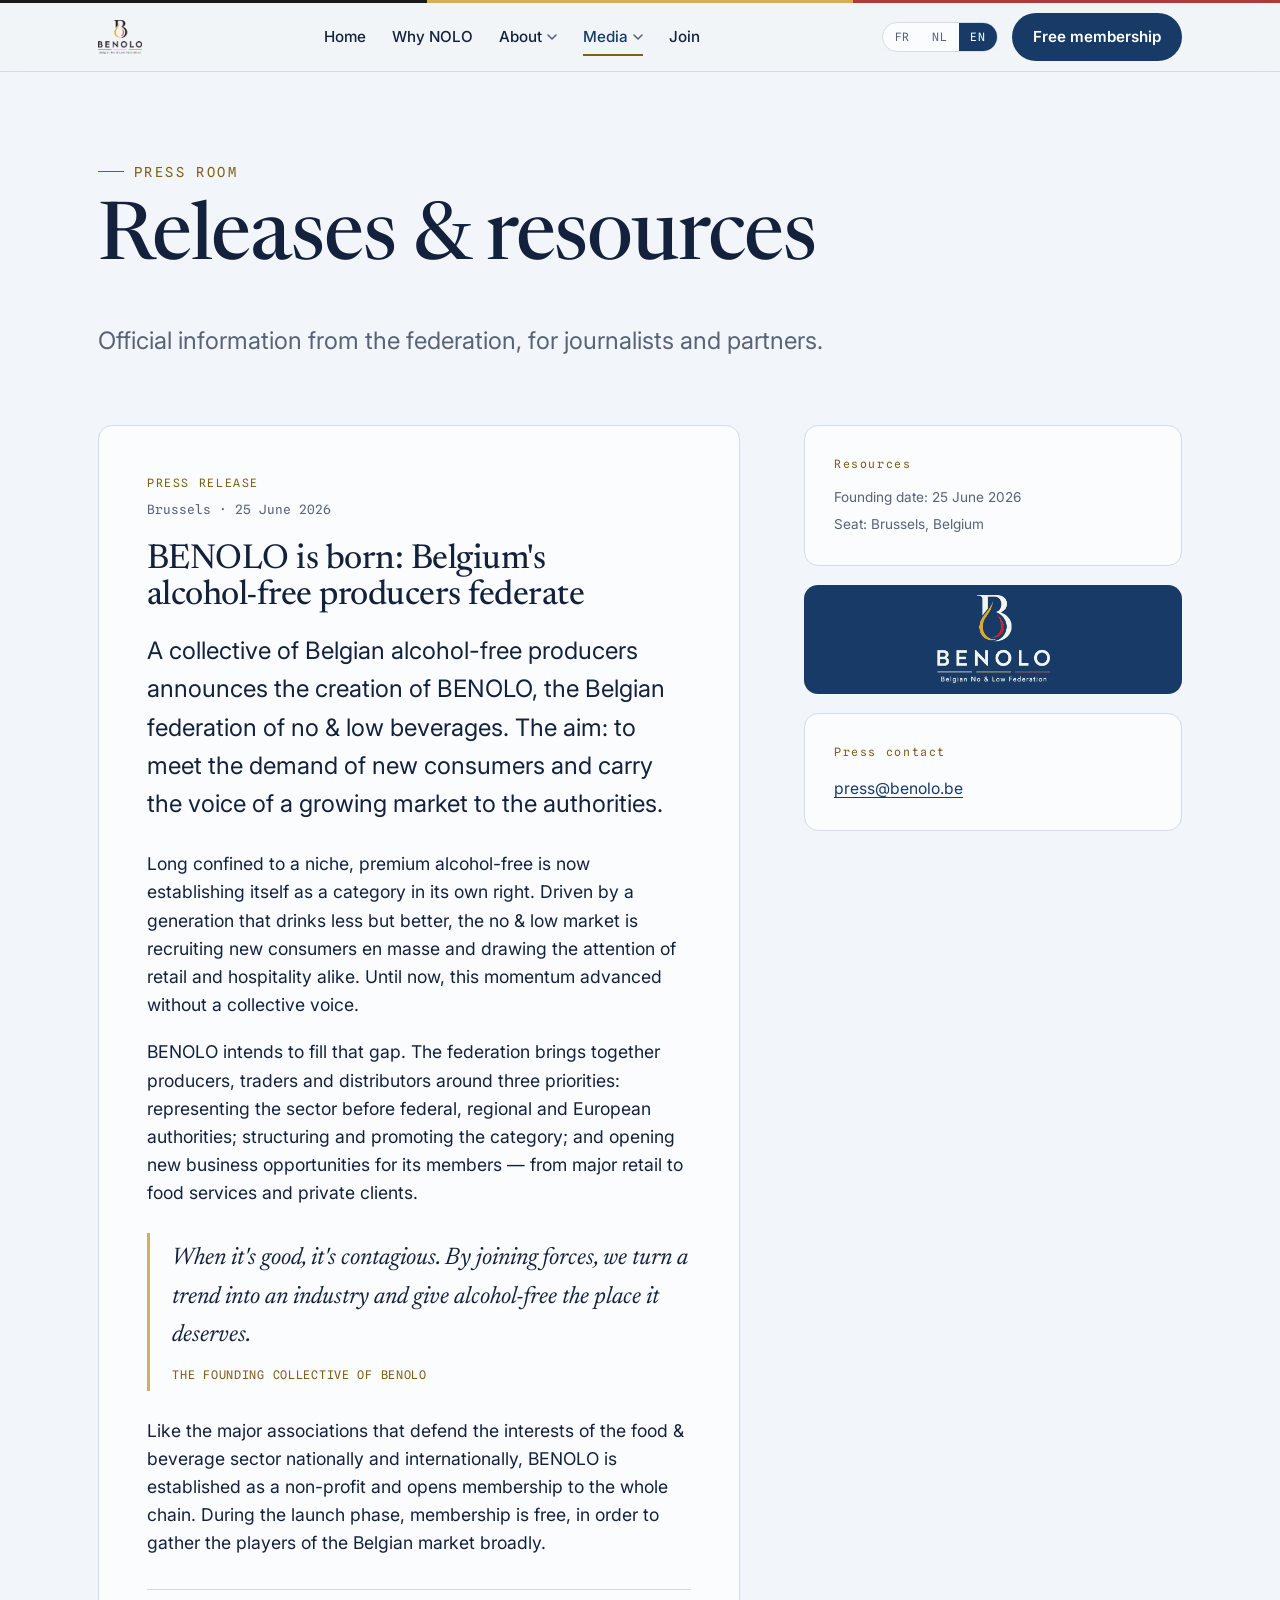
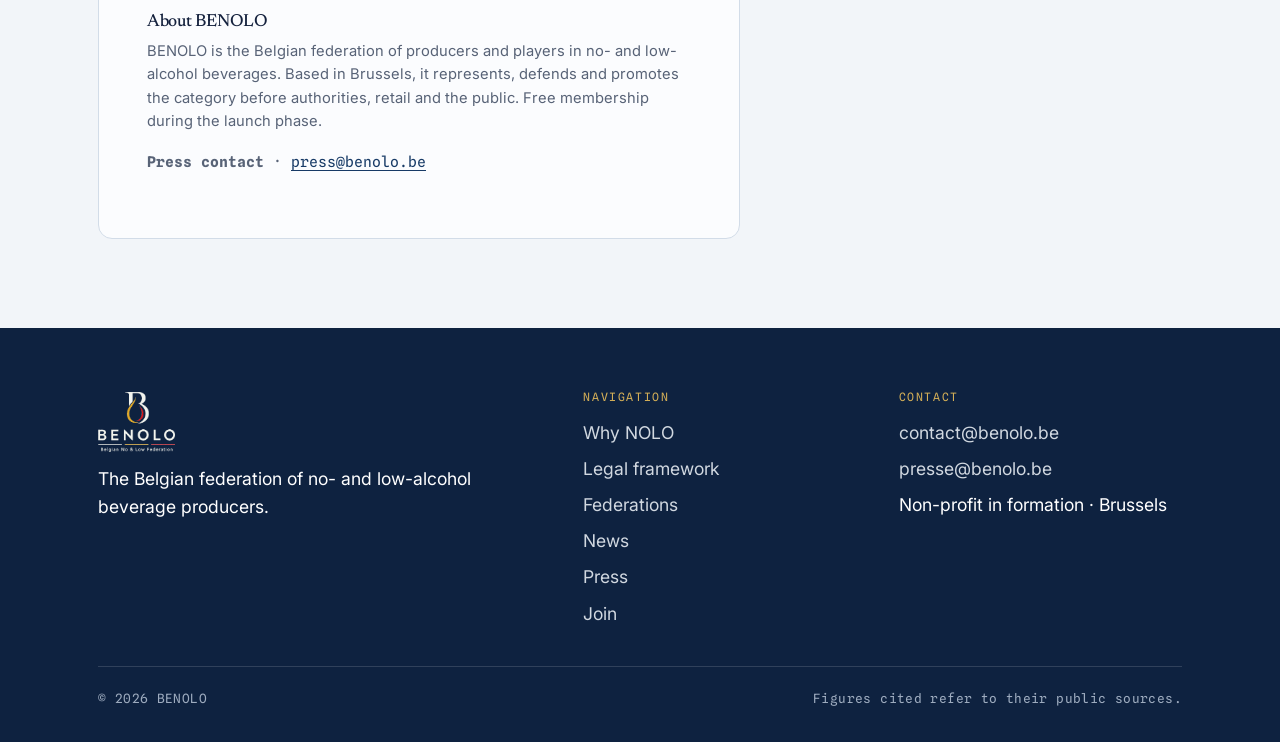
<file: presse.html>
<!DOCTYPE html>
<html lang="fr">
<head>
  <meta charset="UTF-8">
  <meta name="viewport" content="width=device-width, initial-scale=1.0">
  <title>Presse — BENOLO</title>
  <meta name="description" content="Espace presse de BENOLO. Communiqué de création de la fédération, 25 juin 2026, et ressources pour les journalistes.">
  <link rel="preconnect" href="https://fonts.googleapis.com">
  <link rel="preconnect" href="https://fonts.gstatic.com" crossorigin>
  <link href="https://fonts.googleapis.com/css2?family=Newsreader:ital,opsz,wght@0,6..72,300..600;1,6..72,300..500&family=Inter:wght@400;500;600;700&family=Spline+Sans+Mono:wght@400;500&display=swap" rel="stylesheet">
  <link rel="icon" type="image/png" href="assets/favicon.png">
  <link rel="stylesheet" href="assets/styles.css?v=14">
</head>
<body>
  <header class="site-header">
    <div class="wrap nav">
      <a class="brand" href="index.html"><img class="brand-logo" src="assets/logo-full.png" alt="BENOLO — Belgian No & Low Federation"></a>
      <nav class="nav-links" aria-label="Primary">
        <a href="index.html" data-i18n="nav.home"></a>
        <a href="pourquoi.html" data-i18n="nav.why"></a>
        <div class="nav-item has-dropdown">
          <button class="nav-trigger" type="button" aria-expanded="false" aria-haspopup="true"><span data-i18n="nav.about"></span><svg class="caret" viewBox="0 0 10 6" fill="none" stroke="currentColor" stroke-width="1.6" stroke-linecap="round" stroke-linejoin="round"><path d="M1 1l4 4 4-4"/></svg></button>
          <div class="dropdown" role="menu">
            <a href="cadre-legal.html" data-i18n="nav.legal" role="menuitem"></a>
            <a href="federations.html" data-i18n="nav.fed" role="menuitem"></a>
          </div>
        </div>
        <div class="nav-item has-dropdown">
          <button class="nav-trigger" type="button" aria-expanded="false" aria-haspopup="true"><span data-i18n="nav.media"></span><svg class="caret" viewBox="0 0 10 6" fill="none" stroke="currentColor" stroke-width="1.6" stroke-linecap="round" stroke-linejoin="round"><path d="M1 1l4 4 4-4"/></svg></button>
          <div class="dropdown" role="menu">
            <a href="actualites.html" data-i18n="nav.news" role="menuitem"></a>
            <a href="presse.html" data-i18n="nav.press" role="menuitem"></a>
          </div>
        </div>
        <a href="inscription.html" data-i18n="nav.join"></a>
      </nav>
      <div class="nav-right">
        <div class="lang" role="group" aria-label="Language">
          <button data-lang="fr">FR</button>
          <button data-lang="nl">NL</button>
          <button data-lang="en">EN</button>
        </div>
        <a class="btn btn-primary" href="inscription.html" data-i18n="nav.cta"></a>
        <button class="burger" aria-label="Menu" aria-expanded="false"><span></span><span></span><span></span></button>
      </div>
    </div>
  </header>

  <section class="page-hero">
    <div class="wrap">
      <span class="eyebrow" data-i18n="press.eyebrow"></span>
      <h1 data-i18n="press.title"></h1>
      <p class="lede" data-i18n="press.lede"></p>
    </div>
  </section>

  <section style="padding-top:0;">
    <div class="wrap split" style="grid-template-columns:1.7fr 1fr;">
      <!-- press release -->
      <article class="press-release">
        <span class="press-kicker" data-i18n="press.r1_kicker"></span>
        <p class="press-dateline" data-i18n="press.r1_dateline"></p>
        <h2 data-i18n="press.r1_title"></h2>
        <p class="lead" data-i18n="press.r1_lead"></p>
        <p data-i18n="press.r1_p1"></p>
        <p data-i18n="press.r1_p2"></p>
        <blockquote class="press-quote">
          <span data-i18n="press.r1_quote"></span>
          <span class="attr" data-i18n="press.r1_quote_attr"></span>
        </blockquote>
        <p data-i18n="press.r1_p3"></p>

        <div class="press-boiler">
          <h3 data-i18n="press.boiler_h"></h3>
          <p data-i18n="press.boiler_p"></p>
          <p class="press-contact">
            <strong data-i18n="press.contact_h"></strong> ·
            <a href="mailto:presse@benolo.be" data-i18n="press.contact_v"></a>
          </p>
        </div>
      </article>

      <!-- side: resources -->
      <aside class="press-side">
        <div class="card">
          <span class="num" data-i18n="press.kit_h"></span>
          <p class="muted" style="font-size:.85rem;margin:0;" data-i18n="press.kit_date"></p>
          <p class="muted" style="font-size:.85rem;margin:.3rem 0 0;" data-i18n="press.kit_loc"></p>
        </div>
        <div class="card brand-lockup" style="background:var(--spruce);border-color:transparent;">
          <img src="assets/logo-foot.png" alt="BENOLO — Belgian No & Low Federation">
        </div>
        <div class="card">
          <span class="num" data-i18n="press.contact_h"></span>
          <p style="margin:0;"><a href="mailto:presse@benolo.be" data-i18n="press.contact_v"></a></p>
        </div>
      </aside>
    </div>
  </section>

  <footer class="site-footer">
    <div class="wrap">
      <div class="foot-grid">
        <div>
          <div class="foot-brand"><img class="foot-logo" src="assets/logo-foot.png" alt="BENOLO — Belgian No & Low Federation"></div>
          <p data-i18n="foot.tagline" style="max-width:38ch;margin-top:.8rem;"></p>
        </div>
        <div class="foot-col">
          <h4 data-i18n="foot.nav"></h4>
          <ul>
            <li><a href="pourquoi.html" data-i18n="nav.why"></a></li>
            <li><a href="cadre-legal.html" data-i18n="nav.legal"></a></li>
            <li><a href="federations.html" data-i18n="nav.fed"></a></li>
            <li><a href="actualites.html" data-i18n="nav.news"></a></li>
            <li><a href="presse.html" data-i18n="nav.press"></a></li>
            <li><a href="inscription.html" data-i18n="nav.join"></a></li>
          </ul>
        </div>
        <div class="foot-col">
          <h4 data-i18n="foot.contact"></h4>
          <ul>
            <li><a href="mailto:contact@benolo.be">contact@benolo.be</a></li>
            <li><a href="mailto:presse@benolo.be">presse@benolo.be</a></li>
            <li data-i18n="foot.rights"></li>
          </ul>
        </div>
      </div>
      <div class="foot-bottom">
        <span>© 2026 BENOLO</span>
        <span data-i18n="foot.note"></span>
      </div>
    </div>
  </footer>

  <script src="assets/i18n.js?v=14"></script>
  <script src="assets/main.js?v=14"></script>
</body>
</html>
</file>
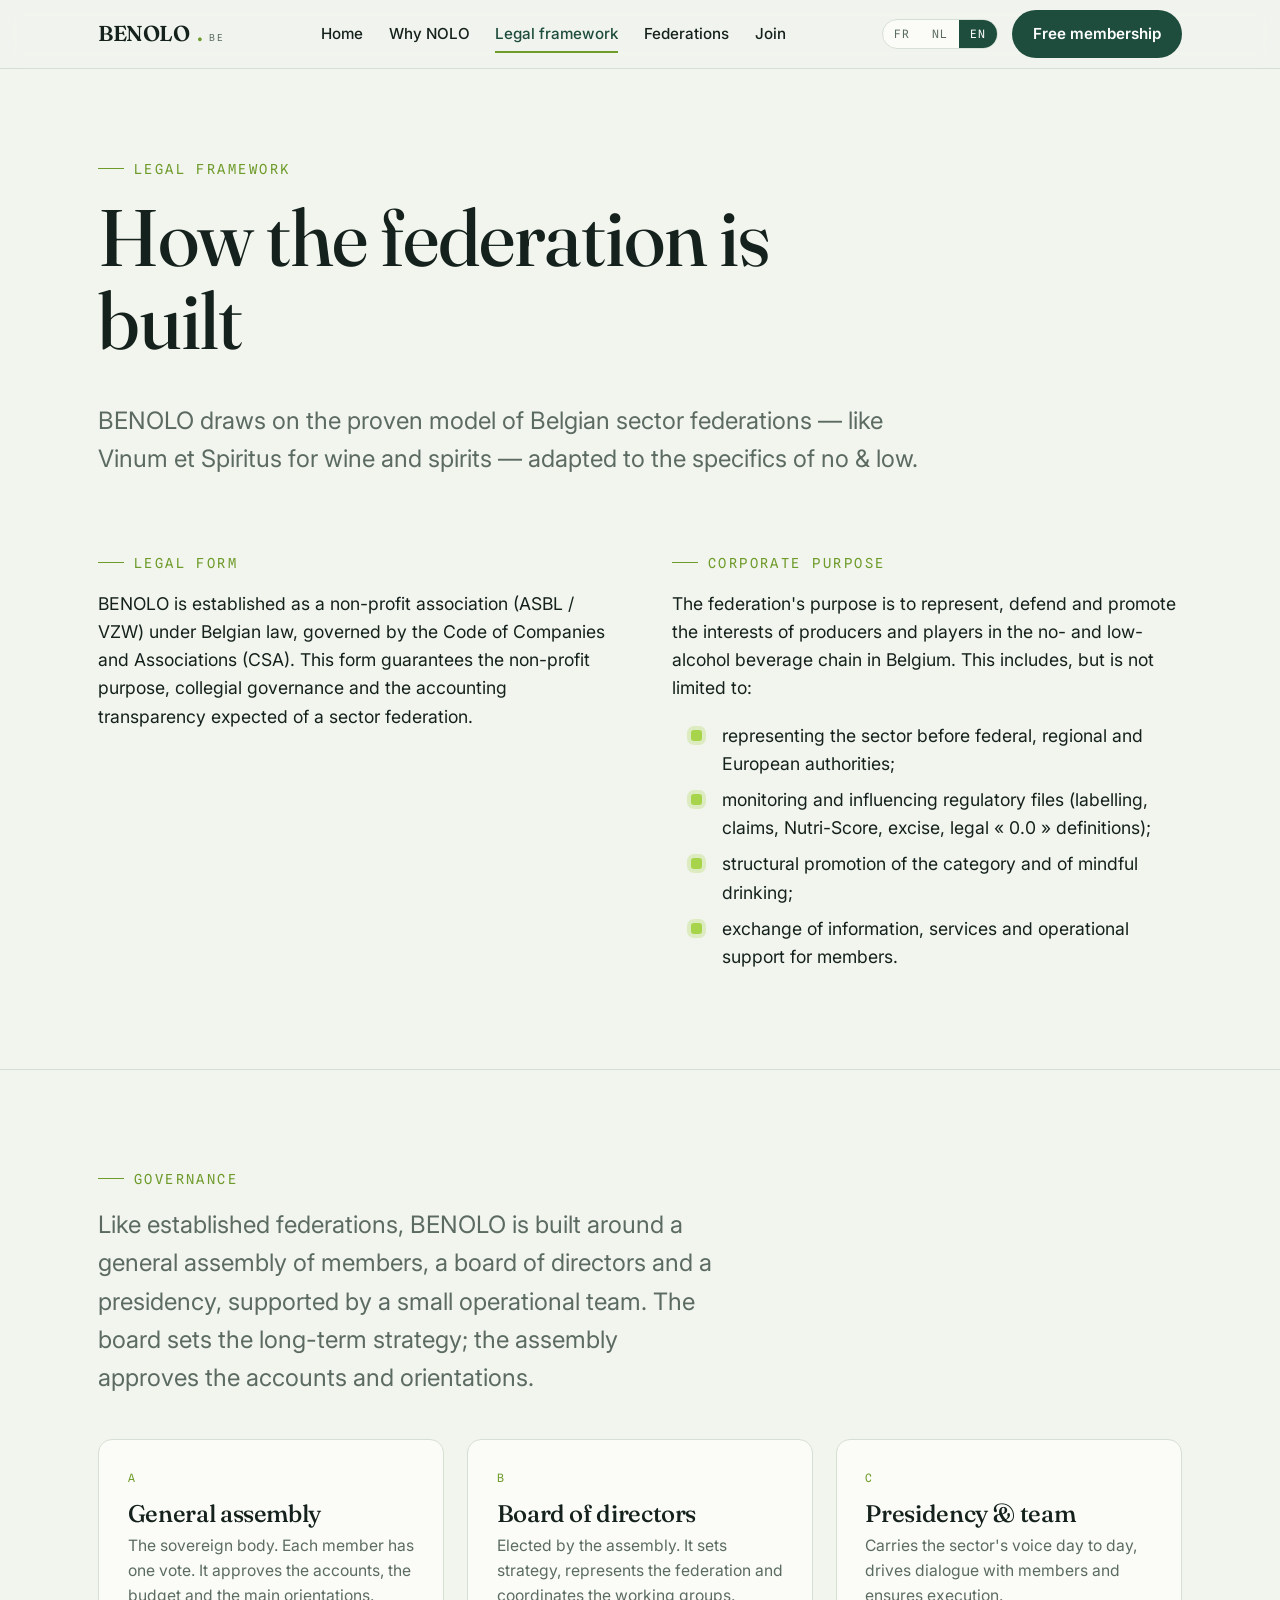
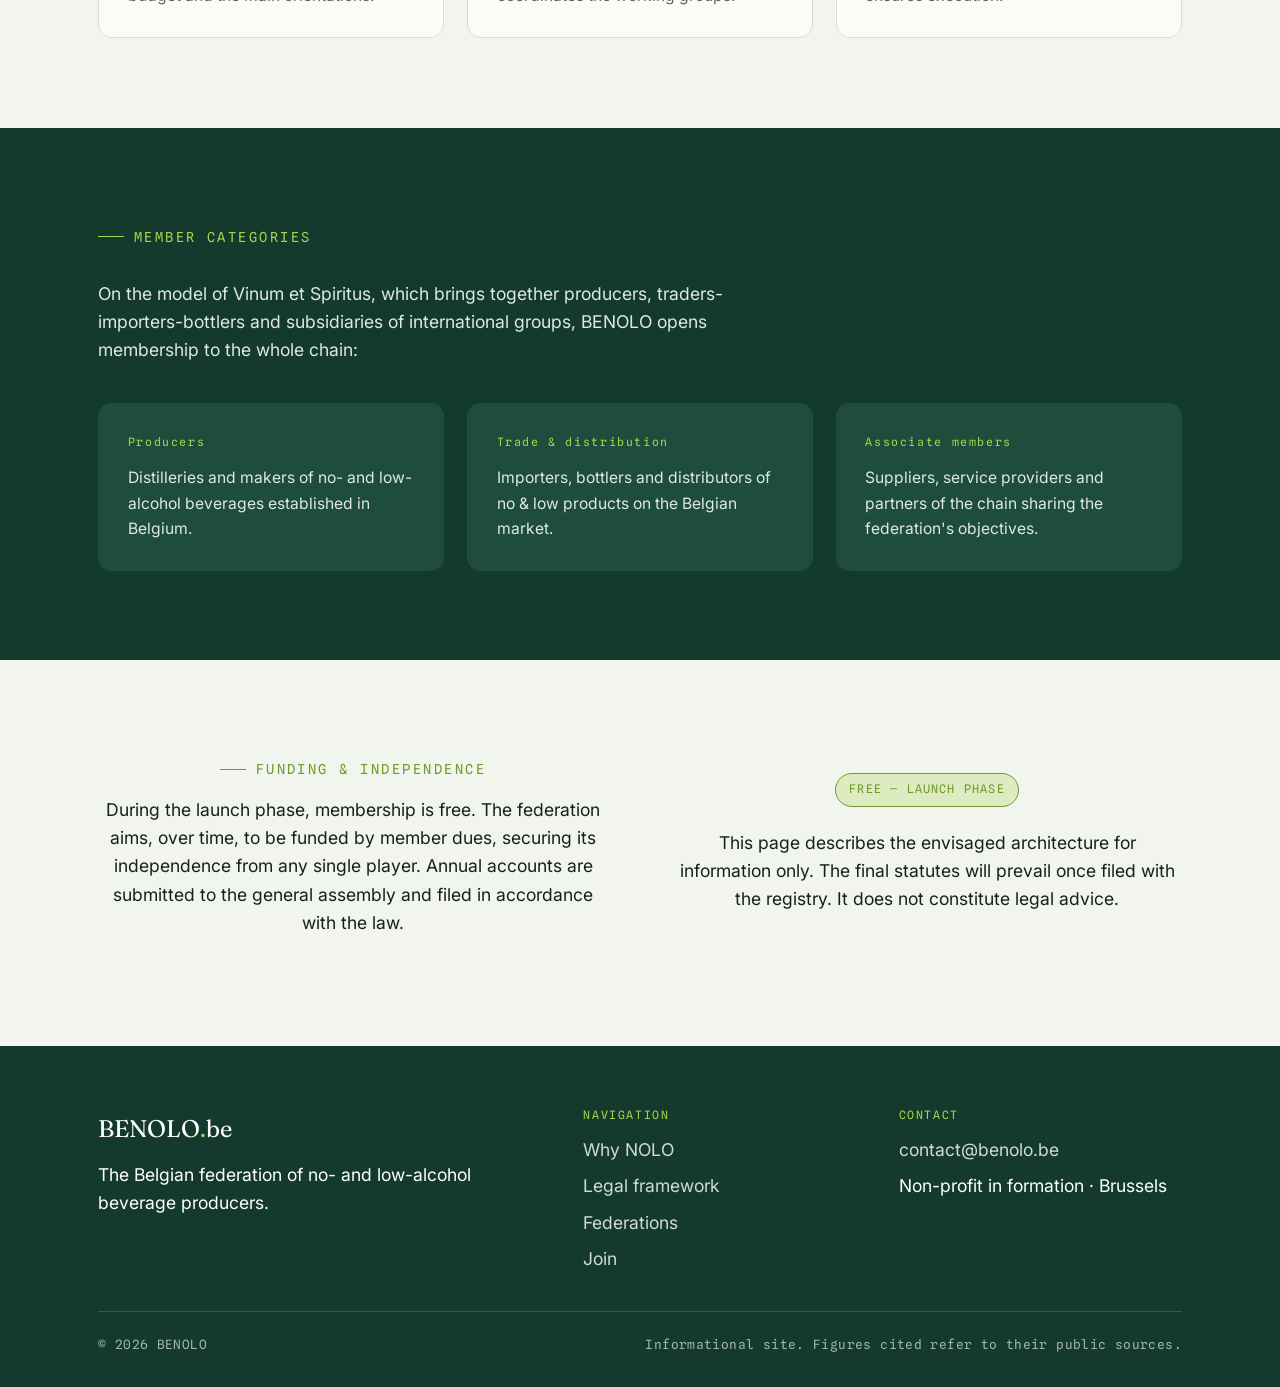
<file: benolo-site/cadre-legal.html>
<!DOCTYPE html>
<html lang="fr">
<head>
  <meta charset="UTF-8">
  <meta name="viewport" content="width=device-width, initial-scale=1.0">
  <title>Cadre légal — BENOLO</title>
  <meta name="description" content="La forme juridique, l'objet social et la gouvernance de la fédération BENOLO, inspirés du modèle des fédérations sectorielles belges.">
  <link rel="preconnect" href="https://fonts.googleapis.com">
  <link rel="preconnect" href="https://fonts.gstatic.com" crossorigin>
  <link href="https://fonts.googleapis.com/css2?family=Fraunces:ital,opsz,wght@0,9..144,350..600;1,9..144,350..500&family=Inter:wght@400;500;600;700&family=Spline+Sans+Mono:wght@400;500&display=swap" rel="stylesheet">
  <link rel="stylesheet" href="assets/styles.css">
</head>
<body>
  <header class="site-header">
    <div class="wrap nav">
      <a class="brand" href="index.html">BENOLO<span class="dot">.</span><small>be</small></a>
      <nav class="nav-links" aria-label="Primary">
        <a href="index.html" data-i18n="nav.home"></a>
        <a href="pourquoi.html" data-i18n="nav.why"></a>
        <a href="cadre-legal.html" data-i18n="nav.legal"></a>
        <a href="federations.html" data-i18n="nav.fed"></a>
        <a href="inscription.html" data-i18n="nav.join"></a>
      </nav>
      <div class="nav-right">
        <div class="lang" role="group" aria-label="Language">
          <button data-lang="fr">FR</button>
          <button data-lang="nl">NL</button>
          <button data-lang="en">EN</button>
        </div>
        <a class="btn btn-primary" href="inscription.html" data-i18n="nav.cta"></a>
        <button class="burger" aria-label="Menu" aria-expanded="false"><span></span><span></span><span></span></button>
      </div>
    </div>
  </header>

  <section class="page-hero">
    <div class="wrap">
      <span class="eyebrow" data-i18n="legal.eyebrow"></span>
      <h1 data-i18n="legal.title"></h1>
      <p class="lede" data-i18n="legal.lede"></p>
    </div>
  </section>

  <!-- FORM + OBJECT -->
  <section style="padding-top:0;">
    <div class="wrap split">
      <div class="prose">
        <span class="eyebrow" data-i18n="legal.h_form"></span>
        <p data-i18n="legal.form_p"></p>
      </div>
      <div class="prose">
        <span class="eyebrow" data-i18n="legal.h_object"></span>
        <p data-i18n="legal.object_p"></p>
        <ul class="checks">
          <li data-i18n="legal.object_l1"></li>
          <li data-i18n="legal.object_l2"></li>
          <li data-i18n="legal.object_l3"></li>
          <li data-i18n="legal.object_l4"></li>
        </ul>
      </div>
    </div>
  </section>

  <hr class="divider">

  <!-- GOVERNANCE -->
  <section>
    <div class="wrap">
      <div class="section-head">
        <span class="eyebrow" data-i18n="legal.h_gov"></span>
        <p class="mt-0" style="font-size:var(--step-1);color:var(--muted);max-width:60ch;" data-i18n="legal.gov_p"></p>
      </div>
      <div class="grid grid-3">
        <div class="card">
          <span class="num">A</span>
          <h3 data-i18n="legal.gov_ag"></h3>
          <p data-i18n="legal.gov_ag_p"></p>
        </div>
        <div class="card">
          <span class="num">B</span>
          <h3 data-i18n="legal.gov_ca"></h3>
          <p data-i18n="legal.gov_ca_p"></p>
        </div>
        <div class="card">
          <span class="num">C</span>
          <h3 data-i18n="legal.gov_pr"></h3>
          <p data-i18n="legal.gov_pr_p"></p>
        </div>
      </div>
    </div>
  </section>

  <!-- MEMBER CATEGORIES -->
  <section class="stat-band">
    <div class="wrap">
      <span class="eyebrow" data-i18n="legal.h_members"></span>
      <p style="color:#dfe9e2;max-width:62ch;margin:1rem 0 2.4rem;" data-i18n="legal.members_p"></p>
      <div class="grid grid-3">
        <div class="card" style="background:var(--spruce);border-color:transparent;">
          <span class="num" style="color:var(--zest);" data-i18n="legal.mem1_h"></span>
          <p style="color:#dfe9e2;" data-i18n="legal.mem1_p"></p>
        </div>
        <div class="card" style="background:var(--spruce);border-color:transparent;">
          <span class="num" style="color:var(--zest);" data-i18n="legal.mem2_h"></span>
          <p style="color:#dfe9e2;" data-i18n="legal.mem2_p"></p>
        </div>
        <div class="card" style="background:var(--spruce);border-color:transparent;">
          <span class="num" style="color:var(--zest);" data-i18n="legal.mem3_h"></span>
          <p style="color:#dfe9e2;" data-i18n="legal.mem3_p"></p>
        </div>
      </div>
    </div>
  </section>

  <!-- FUNDING -->
  <section>
    <div class="wrap split center">
      <div class="prose">
        <span class="eyebrow" data-i18n="legal.h_funding"></span>
        <p data-i18n="legal.funding_p"></p>
      </div>
      <div>
        <span class="free-badge" data-i18n="join.free"></span>
        <p class="ref" style="margin-top:1.4rem;" data-i18n="legal.disclaimer"></p>
      </div>
    </div>
  </section>

  <footer class="site-footer">
    <div class="wrap">
      <div class="foot-grid">
        <div>
          <div class="foot-brand">BENOLO<span class="dot">.</span>be</div>
          <p data-i18n="foot.tagline" style="max-width:38ch;margin-top:.8rem;"></p>
        </div>
        <div class="foot-col">
          <h4 data-i18n="foot.nav"></h4>
          <ul>
            <li><a href="pourquoi.html" data-i18n="nav.why"></a></li>
            <li><a href="cadre-legal.html" data-i18n="nav.legal"></a></li>
            <li><a href="federations.html" data-i18n="nav.fed"></a></li>
            <li><a href="inscription.html" data-i18n="nav.join"></a></li>
          </ul>
        </div>
        <div class="foot-col">
          <h4 data-i18n="foot.contact"></h4>
          <ul>
            <li><a href="mailto:contact@benolo.be">contact@benolo.be</a></li>
            <li data-i18n="foot.rights"></li>
          </ul>
        </div>
      </div>
      <div class="foot-bottom">
        <span>© 2026 BENOLO</span>
        <span data-i18n="foot.note"></span>
      </div>
    </div>
  </footer>

  <script src="assets/i18n.js"></script>
  <script src="assets/main.js"></script>
</body>
</html>
</file>
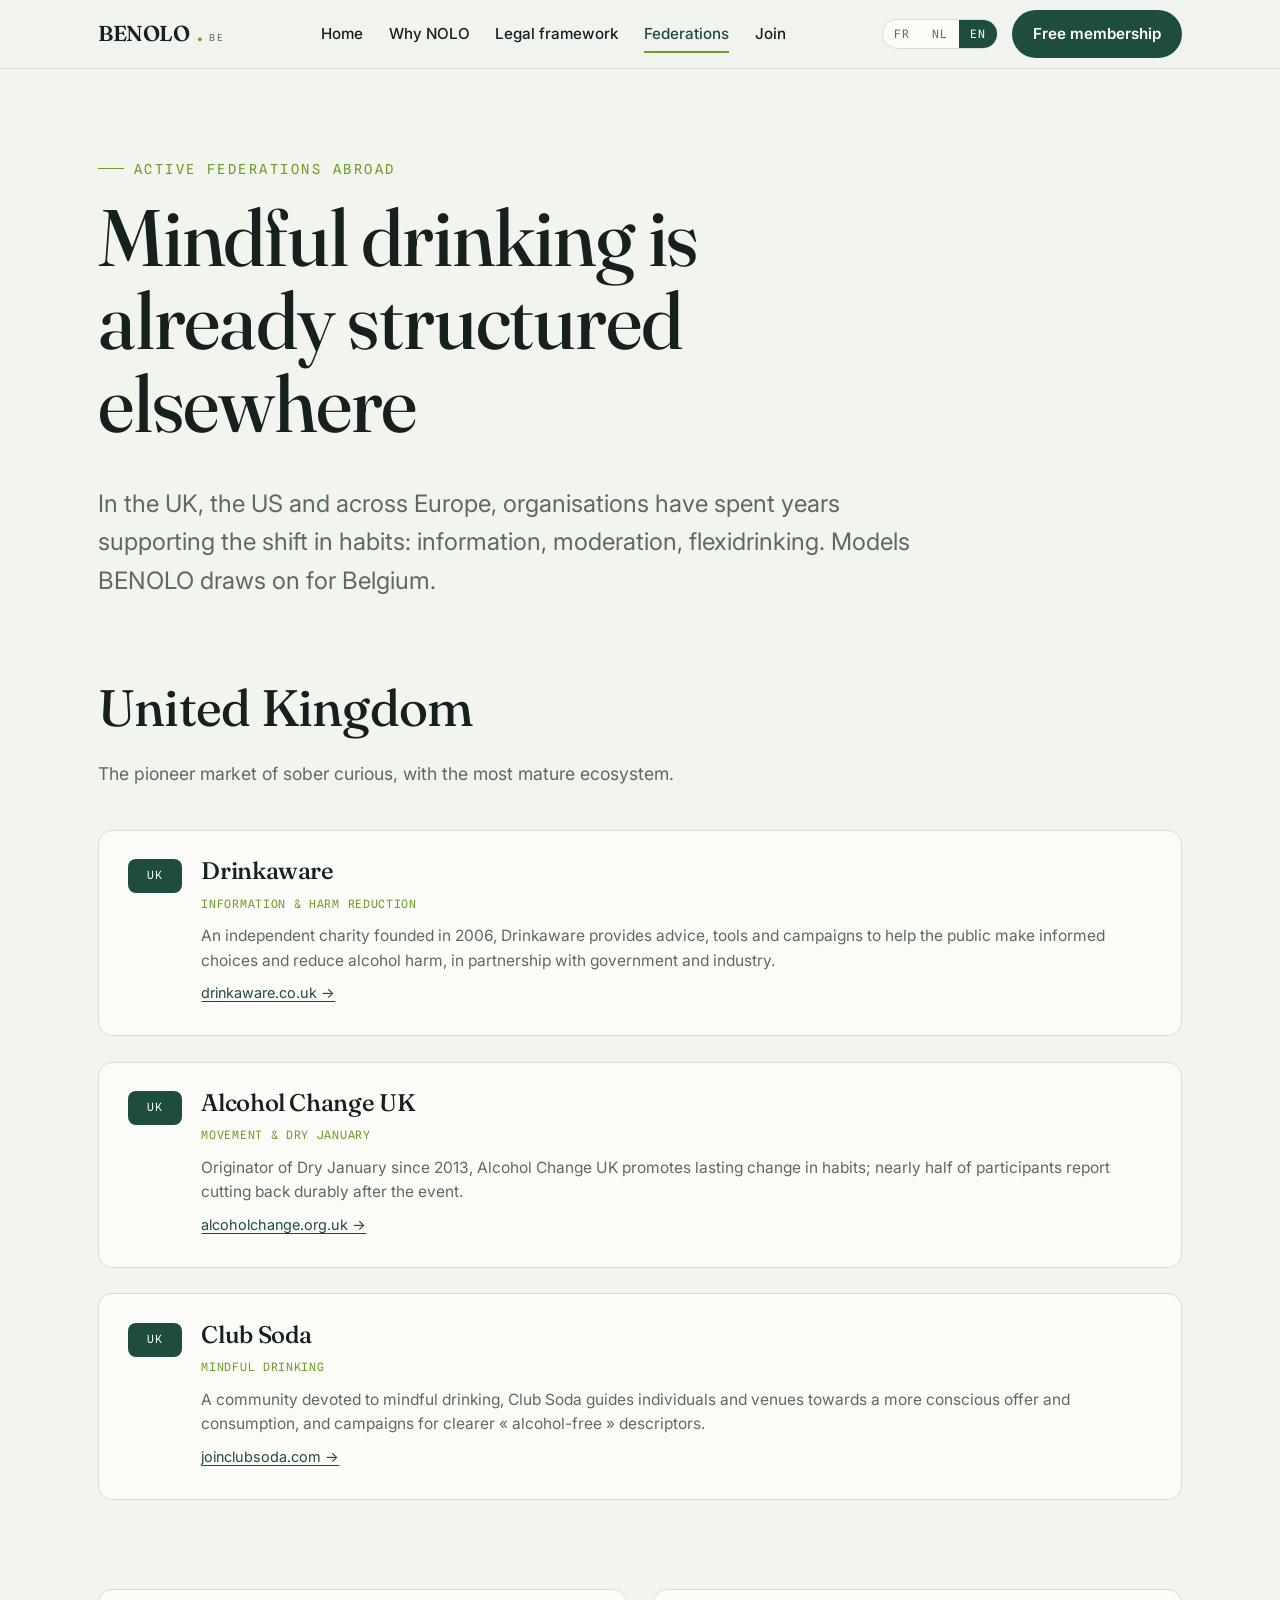
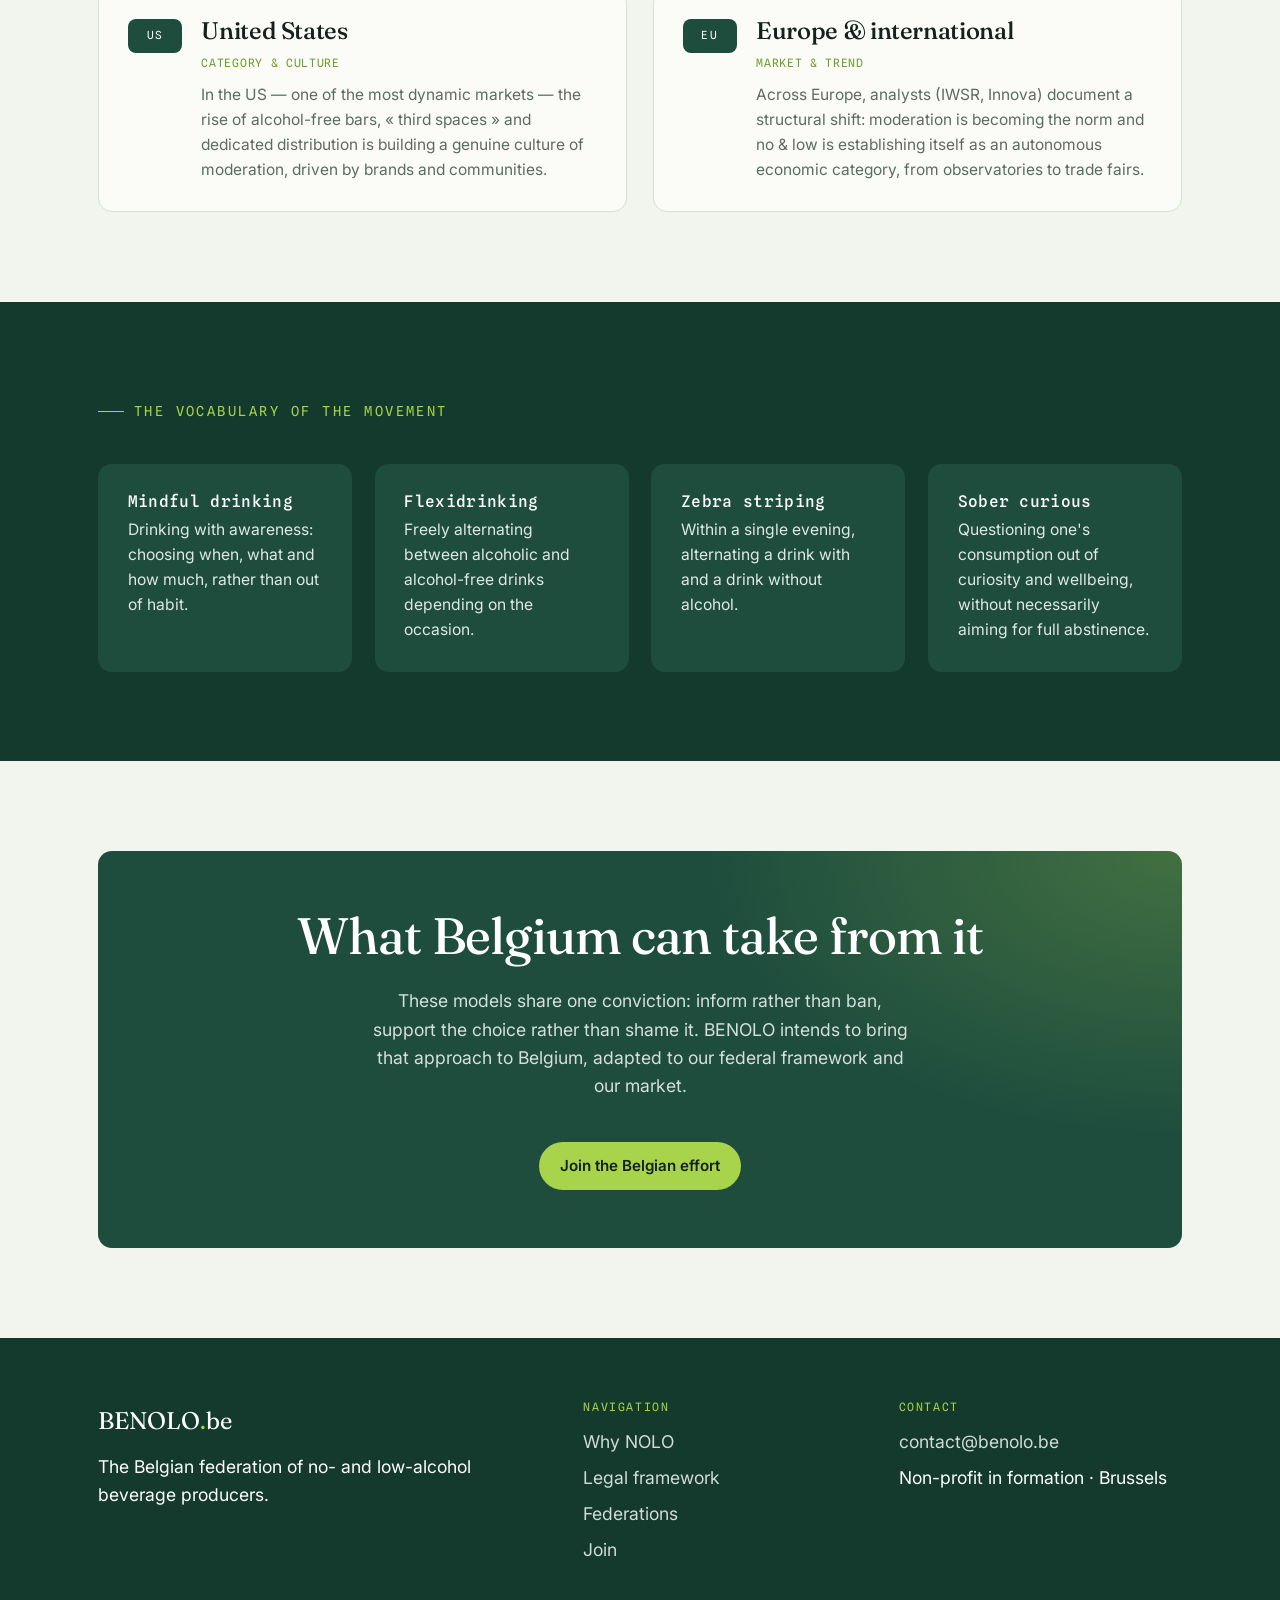
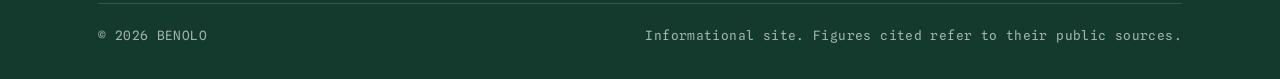
<file: benolo-site/federations.html>
<!DOCTYPE html>
<html lang="fr">
<head>
  <meta charset="UTF-8">
  <meta name="viewport" content="width=device-width, initial-scale=1.0">
  <title>Fédérations à l'étranger — BENOLO</title>
  <meta name="description" content="Drinkaware, Alcohol Change UK, Club Soda et le mouvement mindful drinking au Royaume-Uni, aux États-Unis et en Europe.">
  <link rel="preconnect" href="https://fonts.googleapis.com">
  <link rel="preconnect" href="https://fonts.gstatic.com" crossorigin>
  <link href="https://fonts.googleapis.com/css2?family=Fraunces:ital,opsz,wght@0,9..144,350..600;1,9..144,350..500&family=Inter:wght@400;500;600;700&family=Spline+Sans+Mono:wght@400;500&display=swap" rel="stylesheet">
  <link rel="stylesheet" href="assets/styles.css">
</head>
<body>
  <header class="site-header">
    <div class="wrap nav">
      <a class="brand" href="index.html">BENOLO<span class="dot">.</span><small>be</small></a>
      <nav class="nav-links" aria-label="Primary">
        <a href="index.html" data-i18n="nav.home"></a>
        <a href="pourquoi.html" data-i18n="nav.why"></a>
        <a href="cadre-legal.html" data-i18n="nav.legal"></a>
        <a href="federations.html" data-i18n="nav.fed"></a>
        <a href="inscription.html" data-i18n="nav.join"></a>
      </nav>
      <div class="nav-right">
        <div class="lang" role="group" aria-label="Language">
          <button data-lang="fr">FR</button>
          <button data-lang="nl">NL</button>
          <button data-lang="en">EN</button>
        </div>
        <a class="btn btn-primary" href="inscription.html" data-i18n="nav.cta"></a>
        <button class="burger" aria-label="Menu" aria-expanded="false"><span></span><span></span><span></span></button>
      </div>
    </div>
  </header>

  <section class="page-hero">
    <div class="wrap">
      <span class="eyebrow" data-i18n="fed.eyebrow"></span>
      <h1 data-i18n="fed.title"></h1>
      <p class="lede" data-i18n="fed.lede"></p>
    </div>
  </section>

  <!-- UK -->
  <section style="padding-top:1rem;">
    <div class="wrap">
      <div class="section-head">
        <h2 data-i18n="fed.uk_title"></h2>
        <p class="muted mt-0" data-i18n="fed.uk_p"></p>
      </div>
      <div class="grid" style="gap:1.6rem;">
        <div class="card">
          <div class="fed">
            <span class="flag">UK</span>
            <div>
              <h3>Drinkaware</h3>
              <span class="role" data-i18n="fed.drinkaware_role"></span>
              <p data-i18n="fed.drinkaware_p"></p>
              <p><a href="https://www.drinkaware.co.uk" target="_blank" rel="noopener">drinkaware.co.uk →</a></p>
            </div>
          </div>
        </div>
        <div class="card">
          <div class="fed">
            <span class="flag">UK</span>
            <div>
              <h3>Alcohol Change UK</h3>
              <span class="role" data-i18n="fed.alcoholchange_role"></span>
              <p data-i18n="fed.alcoholchange_p"></p>
              <p><a href="https://alcoholchange.org.uk" target="_blank" rel="noopener">alcoholchange.org.uk →</a></p>
            </div>
          </div>
        </div>
        <div class="card">
          <div class="fed">
            <span class="flag">UK</span>
            <div>
              <h3>Club Soda</h3>
              <span class="role" data-i18n="fed.clubsoda_role"></span>
              <p data-i18n="fed.clubsoda_p"></p>
              <p><a href="https://joinclubsoda.com" target="_blank" rel="noopener">joinclubsoda.com →</a></p>
            </div>
          </div>
        </div>
      </div>
    </div>
  </section>

  <!-- US + EU -->
  <section style="padding-top:0;">
    <div class="wrap">
      <div class="grid grid-2" style="gap:1.6rem;">
        <div class="card">
          <div class="fed">
            <span class="flag">US</span>
            <div>
              <h3 data-i18n="fed.us_title"></h3>
              <span class="role" data-i18n="fed.us_org_role"></span>
              <p data-i18n="fed.us_org_p"></p>
            </div>
          </div>
        </div>
        <div class="card">
          <div class="fed">
            <span class="flag">EU</span>
            <div>
              <h3 data-i18n="fed.eu_title"></h3>
              <span class="role" data-i18n="fed.eu_org_role"></span>
              <p data-i18n="fed.eu_org_p"></p>
            </div>
          </div>
        </div>
      </div>
    </div>
  </section>

  <!-- VOCAB -->
  <section class="stat-band">
    <div class="wrap">
      <span class="eyebrow" data-i18n="fed.vocab_title"></span>
      <div class="grid grid-4" style="margin-top:1.6rem;gap:1.4rem;">
        <div class="card" style="background:var(--spruce);border-color:transparent;">
          <h3 style="color:#fff;font-family:var(--mono);font-size:1rem;letter-spacing:.02em;" data-i18n="fed.v1_t"></h3>
          <p style="color:#dfe9e2;" data-i18n="fed.v1_p"></p>
        </div>
        <div class="card" style="background:var(--spruce);border-color:transparent;">
          <h3 style="color:#fff;font-family:var(--mono);font-size:1rem;letter-spacing:.02em;" data-i18n="fed.v2_t"></h3>
          <p style="color:#dfe9e2;" data-i18n="fed.v2_p"></p>
        </div>
        <div class="card" style="background:var(--spruce);border-color:transparent;">
          <h3 style="color:#fff;font-family:var(--mono);font-size:1rem;letter-spacing:.02em;" data-i18n="fed.v3_t"></h3>
          <p style="color:#dfe9e2;" data-i18n="fed.v3_p"></p>
        </div>
        <div class="card" style="background:var(--spruce);border-color:transparent;">
          <h3 style="color:#fff;font-family:var(--mono);font-size:1rem;letter-spacing:.02em;" data-i18n="fed.v4_t"></h3>
          <p style="color:#dfe9e2;" data-i18n="fed.v4_p"></p>
        </div>
      </div>
    </div>
  </section>

  <!-- LESSON / CTA -->
  <section>
    <div class="wrap">
      <div class="cta-band">
        <h2 data-i18n="fed.lesson_title"></h2>
        <p data-i18n="fed.lesson_p"></p>
        <a class="btn btn-zest" href="inscription.html" data-i18n="fed.lesson_cta"></a>
      </div>
    </div>
  </section>

  <footer class="site-footer">
    <div class="wrap">
      <div class="foot-grid">
        <div>
          <div class="foot-brand">BENOLO<span class="dot">.</span>be</div>
          <p data-i18n="foot.tagline" style="max-width:38ch;margin-top:.8rem;"></p>
        </div>
        <div class="foot-col">
          <h4 data-i18n="foot.nav"></h4>
          <ul>
            <li><a href="pourquoi.html" data-i18n="nav.why"></a></li>
            <li><a href="cadre-legal.html" data-i18n="nav.legal"></a></li>
            <li><a href="federations.html" data-i18n="nav.fed"></a></li>
            <li><a href="inscription.html" data-i18n="nav.join"></a></li>
          </ul>
        </div>
        <div class="foot-col">
          <h4 data-i18n="foot.contact"></h4>
          <ul>
            <li><a href="mailto:contact@benolo.be">contact@benolo.be</a></li>
            <li data-i18n="foot.rights"></li>
          </ul>
        </div>
      </div>
      <div class="foot-bottom">
        <span>© 2026 BENOLO</span>
        <span data-i18n="foot.note"></span>
      </div>
    </div>
  </footer>

  <script src="assets/i18n.js"></script>
  <script src="assets/main.js"></script>
</body>
</html>
</file>
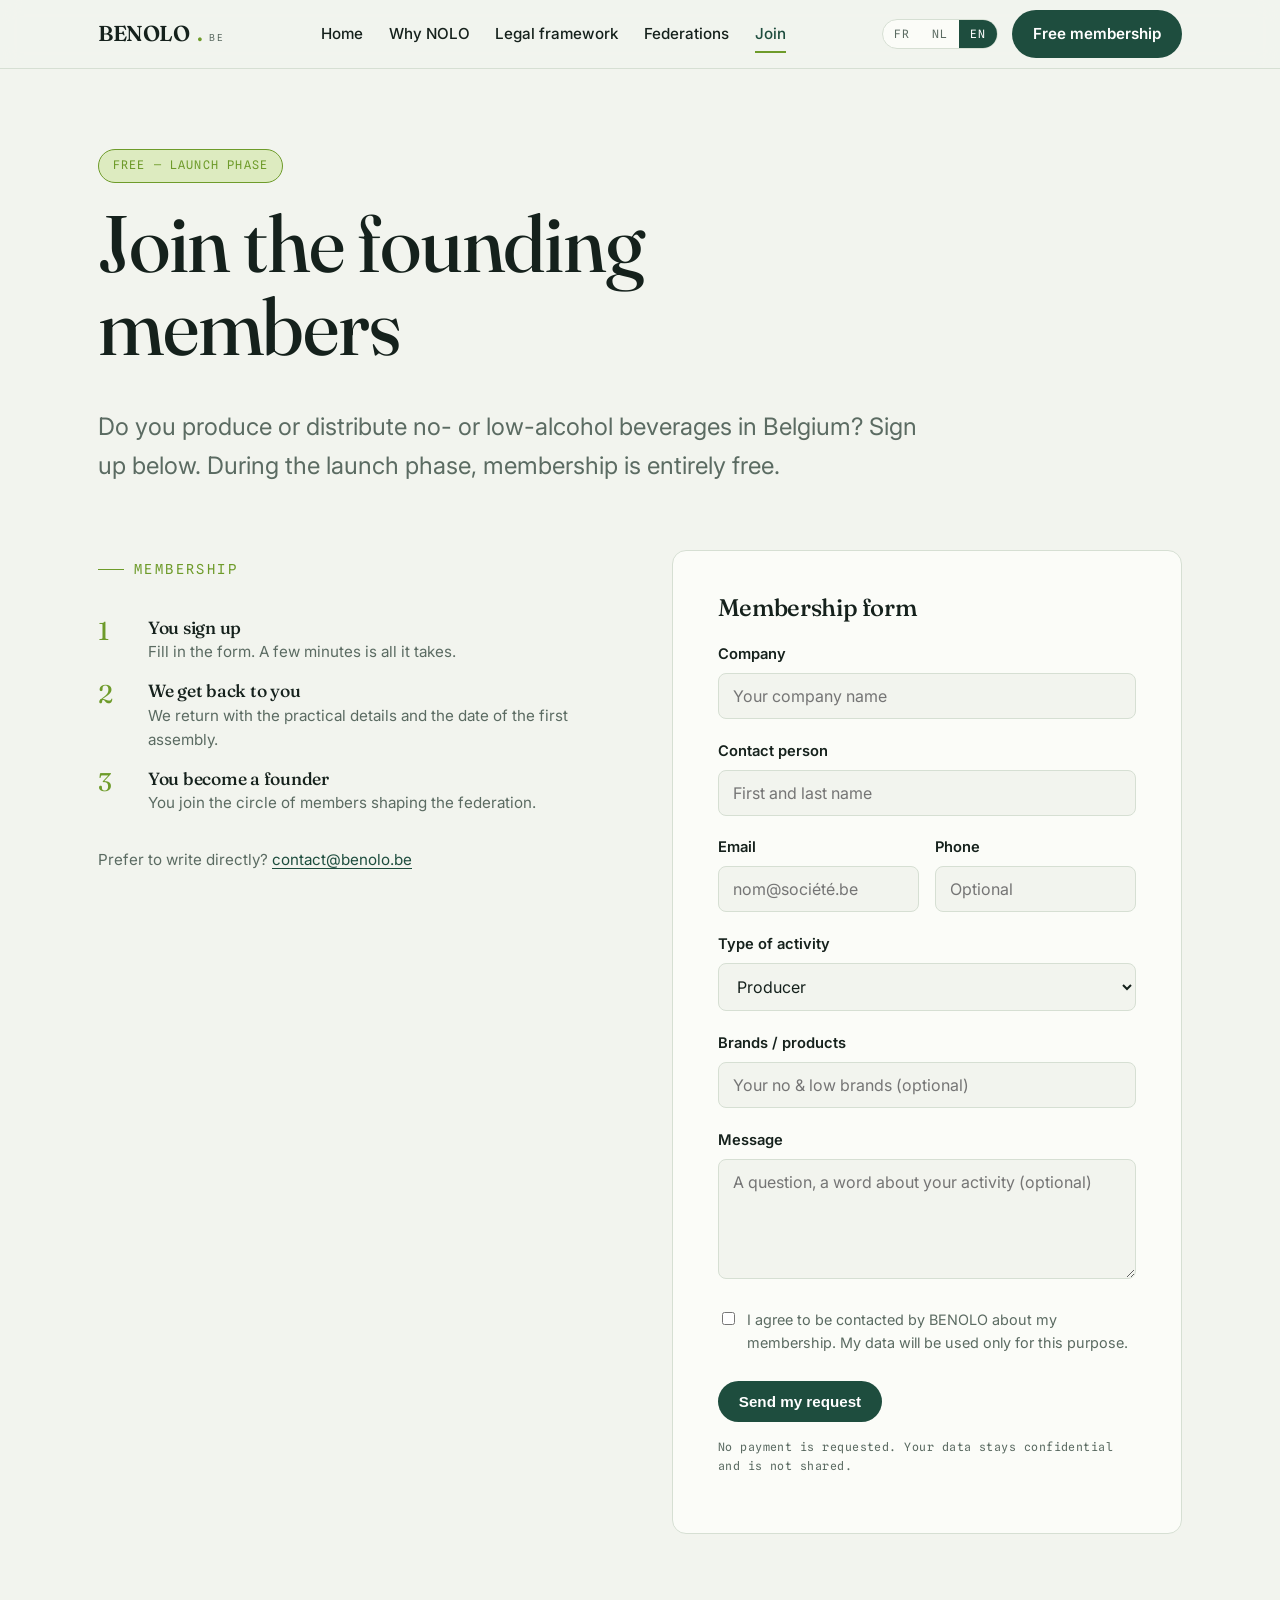
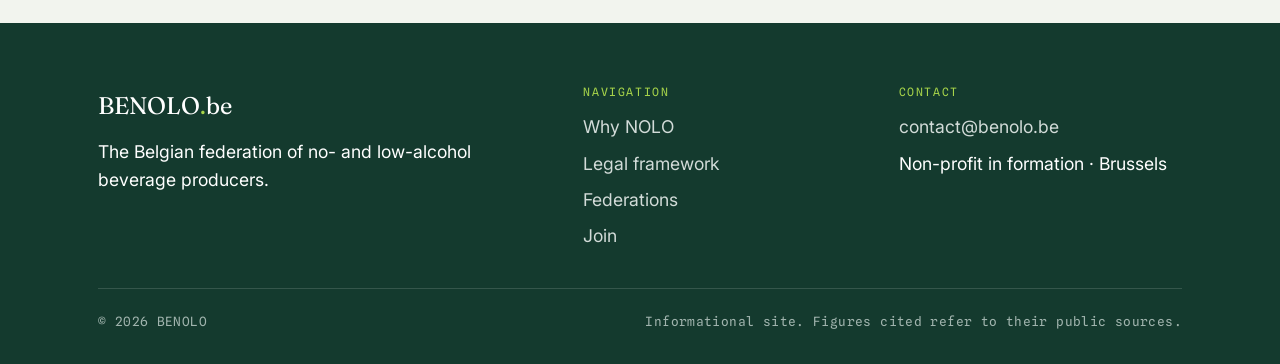
<file: benolo-site/inscription.html>
<!DOCTYPE html>
<html lang="fr">
<head>
  <meta charset="UTF-8">
  <meta name="viewport" content="width=device-width, initial-scale=1.0">
  <title>Adhérer — BENOLO</title>
  <meta name="description" content="Inscrivez-vous gratuitement comme membre fondateur de BENOLO, la fédération belge des boissons no & low.">
  <link rel="preconnect" href="https://fonts.googleapis.com">
  <link rel="preconnect" href="https://fonts.gstatic.com" crossorigin>
  <link href="https://fonts.googleapis.com/css2?family=Fraunces:ital,opsz,wght@0,9..144,350..600;1,9..144,350..500&family=Inter:wght@400;500;600;700&family=Spline+Sans+Mono:wght@400;500&display=swap" rel="stylesheet">
  <link rel="stylesheet" href="assets/styles.css">
</head>
<body>
  <header class="site-header">
    <div class="wrap nav">
      <a class="brand" href="index.html">BENOLO<span class="dot">.</span><small>be</small></a>
      <nav class="nav-links" aria-label="Primary">
        <a href="index.html" data-i18n="nav.home"></a>
        <a href="pourquoi.html" data-i18n="nav.why"></a>
        <a href="cadre-legal.html" data-i18n="nav.legal"></a>
        <a href="federations.html" data-i18n="nav.fed"></a>
        <a href="inscription.html" data-i18n="nav.join"></a>
      </nav>
      <div class="nav-right">
        <div class="lang" role="group" aria-label="Language">
          <button data-lang="fr">FR</button>
          <button data-lang="nl">NL</button>
          <button data-lang="en">EN</button>
        </div>
        <a class="btn btn-primary" href="inscription.html" data-i18n="nav.cta"></a>
        <button class="burger" aria-label="Menu" aria-expanded="false"><span></span><span></span><span></span></button>
      </div>
    </div>
  </header>

  <section class="page-hero">
    <div class="wrap">
      <span class="free-badge" data-i18n="join.free" style="margin-bottom:1.2rem;"></span>
      <h1 data-i18n="join.title"></h1>
      <p class="lede" data-i18n="join.lede"></p>
    </div>
  </section>

  <section style="padding-top:0;">
    <div class="wrap split">
      <!-- steps -->
      <div>
        <span class="eyebrow" data-i18n="join.eyebrow"></span>
        <div class="steps" style="margin-top:1.4rem;">
          <div class="step">
            <span class="n">1</span>
            <div><h3 data-i18n="join.step1_h"></h3><p data-i18n="join.step1_p"></p></div>
          </div>
          <div class="step">
            <span class="n">2</span>
            <div><h3 data-i18n="join.step2_h"></h3><p data-i18n="join.step2_p"></p></div>
          </div>
          <div class="step">
            <span class="n">3</span>
            <div><h3 data-i18n="join.step3_h"></h3><p data-i18n="join.step3_p"></p></div>
          </div>
        </div>
        <p class="muted" style="margin-top:2rem;font-size:.95rem;">
          <span data-i18n="join.alt"></span>
          <a href="mailto:contact@benolo.be" data-i18n="join.alt_link"></a>
        </p>
      </div>

      <!-- form -->
      <div class="form-card">
        <h3 data-i18n="join.form_title" style="margin-bottom:1.4rem;"></h3>

        <div class="form-success" role="status">
          <p style="margin:0;" data-i18n="join.success"></p>
        </div>

        <form id="join-form" novalidate>
          <div class="field">
            <label for="company" data-i18n="join.company"></label>
            <input id="company" name="company" type="text" required data-i18n-ph="join.company_ph">
          </div>
          <div class="field">
            <label for="contact" data-i18n="join.contact"></label>
            <input id="contact" name="contact" type="text" required data-i18n-ph="join.contact_ph">
          </div>
          <div class="field-row">
            <div class="field">
              <label for="email" data-i18n="join.email"></label>
              <input id="email" name="email" type="email" required placeholder="nom@société.be">
            </div>
            <div class="field">
              <label for="phone" data-i18n="join.phone"></label>
              <input id="phone" name="phone" type="tel" data-i18n-ph="join.phone_ph">
            </div>
          </div>
          <div class="field">
            <label for="type" data-i18n="join.type"></label>
            <select id="type" name="type">
              <option data-i18n="join.type_prod"></option>
              <option data-i18n="join.type_dist"></option>
              <option data-i18n="join.type_assoc"></option>
            </select>
          </div>
          <div class="field">
            <label for="brands" data-i18n="join.brands"></label>
            <input id="brands" name="brands" type="text" data-i18n-ph="join.brands_ph">
          </div>
          <div class="field">
            <label for="message" data-i18n="join.message"></label>
            <textarea id="message" name="message" data-i18n-ph="join.message_ph"></textarea>
          </div>
          <div class="check-row field">
            <input id="consent" name="consent" type="checkbox" required>
            <label for="consent" data-i18n="join.consent"></label>
          </div>
          <button type="submit" class="btn btn-primary" data-i18n="join.submit"></button>
          <p class="form-note" data-i18n="join.note"></p>
        </form>
      </div>
    </div>
  </section>

  <footer class="site-footer">
    <div class="wrap">
      <div class="foot-grid">
        <div>
          <div class="foot-brand">BENOLO<span class="dot">.</span>be</div>
          <p data-i18n="foot.tagline" style="max-width:38ch;margin-top:.8rem;"></p>
        </div>
        <div class="foot-col">
          <h4 data-i18n="foot.nav"></h4>
          <ul>
            <li><a href="pourquoi.html" data-i18n="nav.why"></a></li>
            <li><a href="cadre-legal.html" data-i18n="nav.legal"></a></li>
            <li><a href="federations.html" data-i18n="nav.fed"></a></li>
            <li><a href="inscription.html" data-i18n="nav.join"></a></li>
          </ul>
        </div>
        <div class="foot-col">
          <h4 data-i18n="foot.contact"></h4>
          <ul>
            <li><a href="mailto:contact@benolo.be">contact@benolo.be</a></li>
            <li data-i18n="foot.rights"></li>
          </ul>
        </div>
      </div>
      <div class="foot-bottom">
        <span>© 2026 BENOLO</span>
        <span data-i18n="foot.note"></span>
      </div>
    </div>
  </footer>

  <script src="assets/i18n.js"></script>
  <script src="assets/main.js"></script>
</body>
</html>
</file>
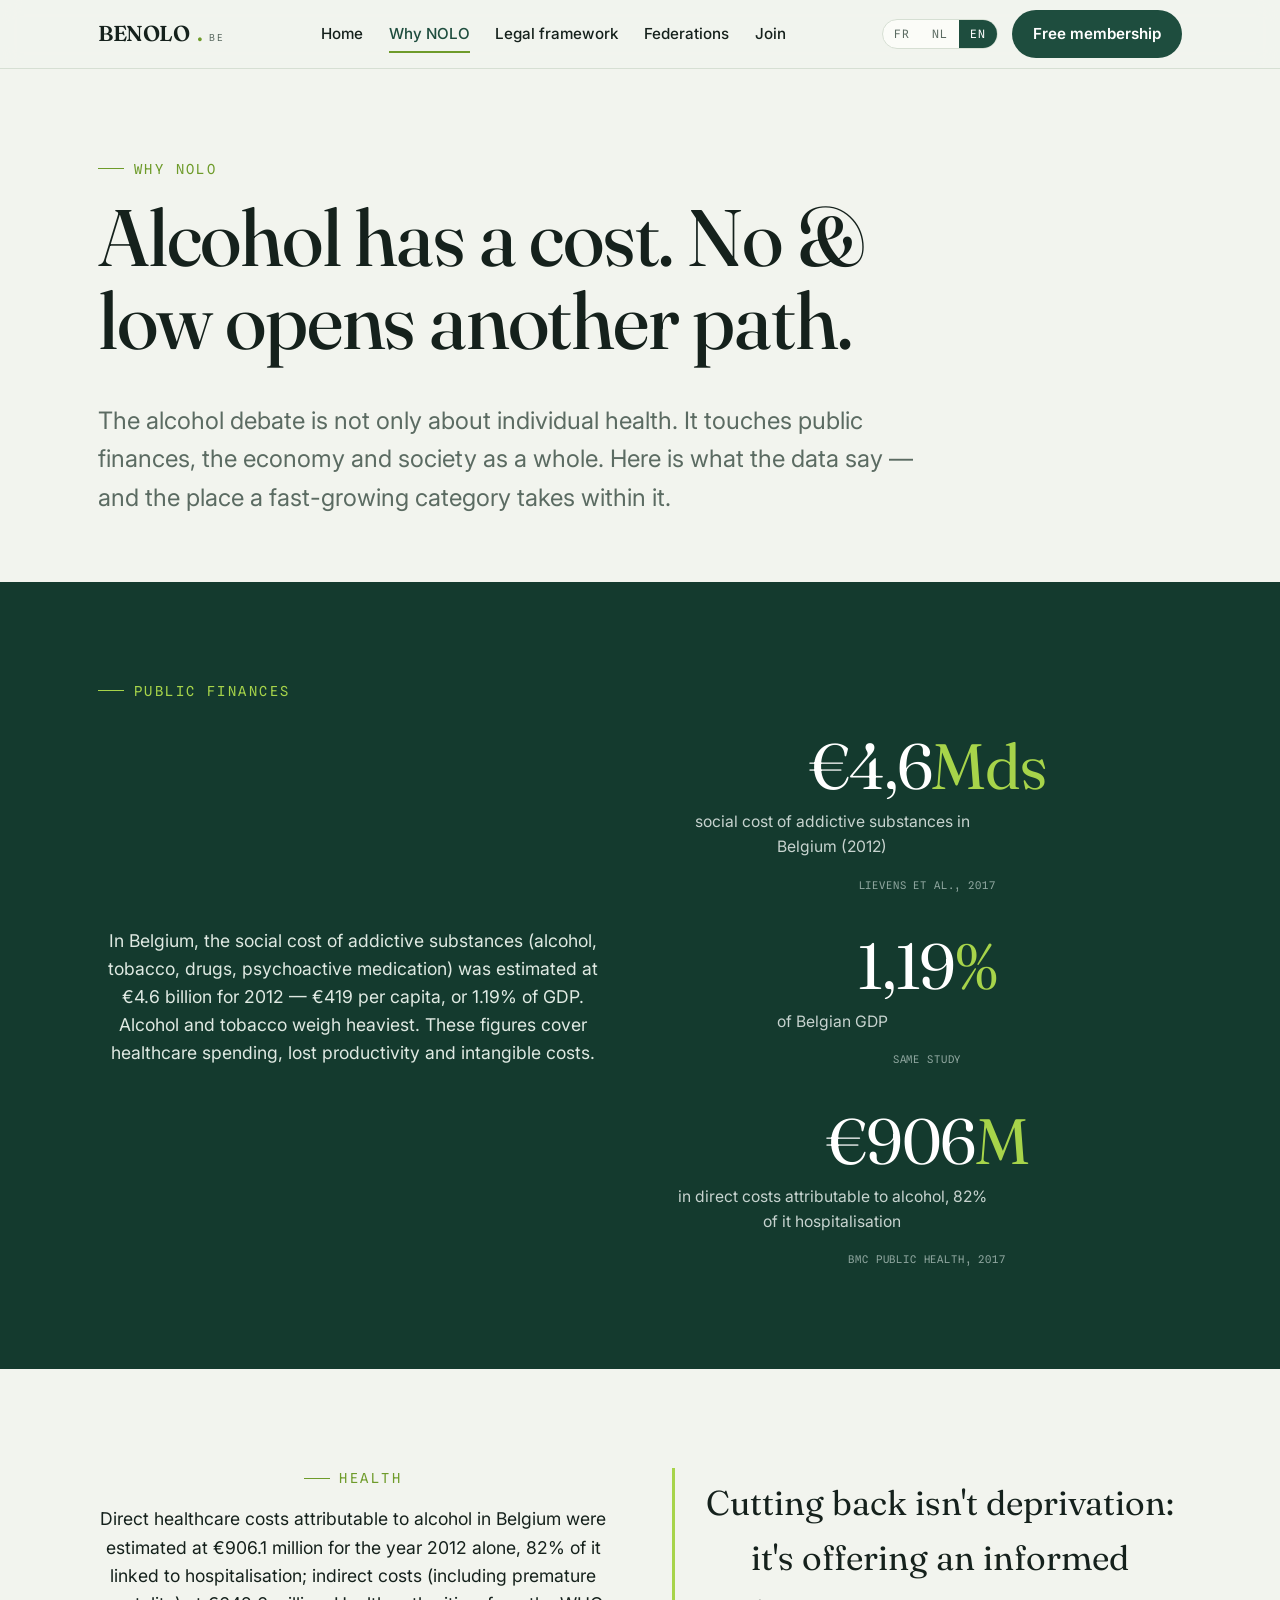
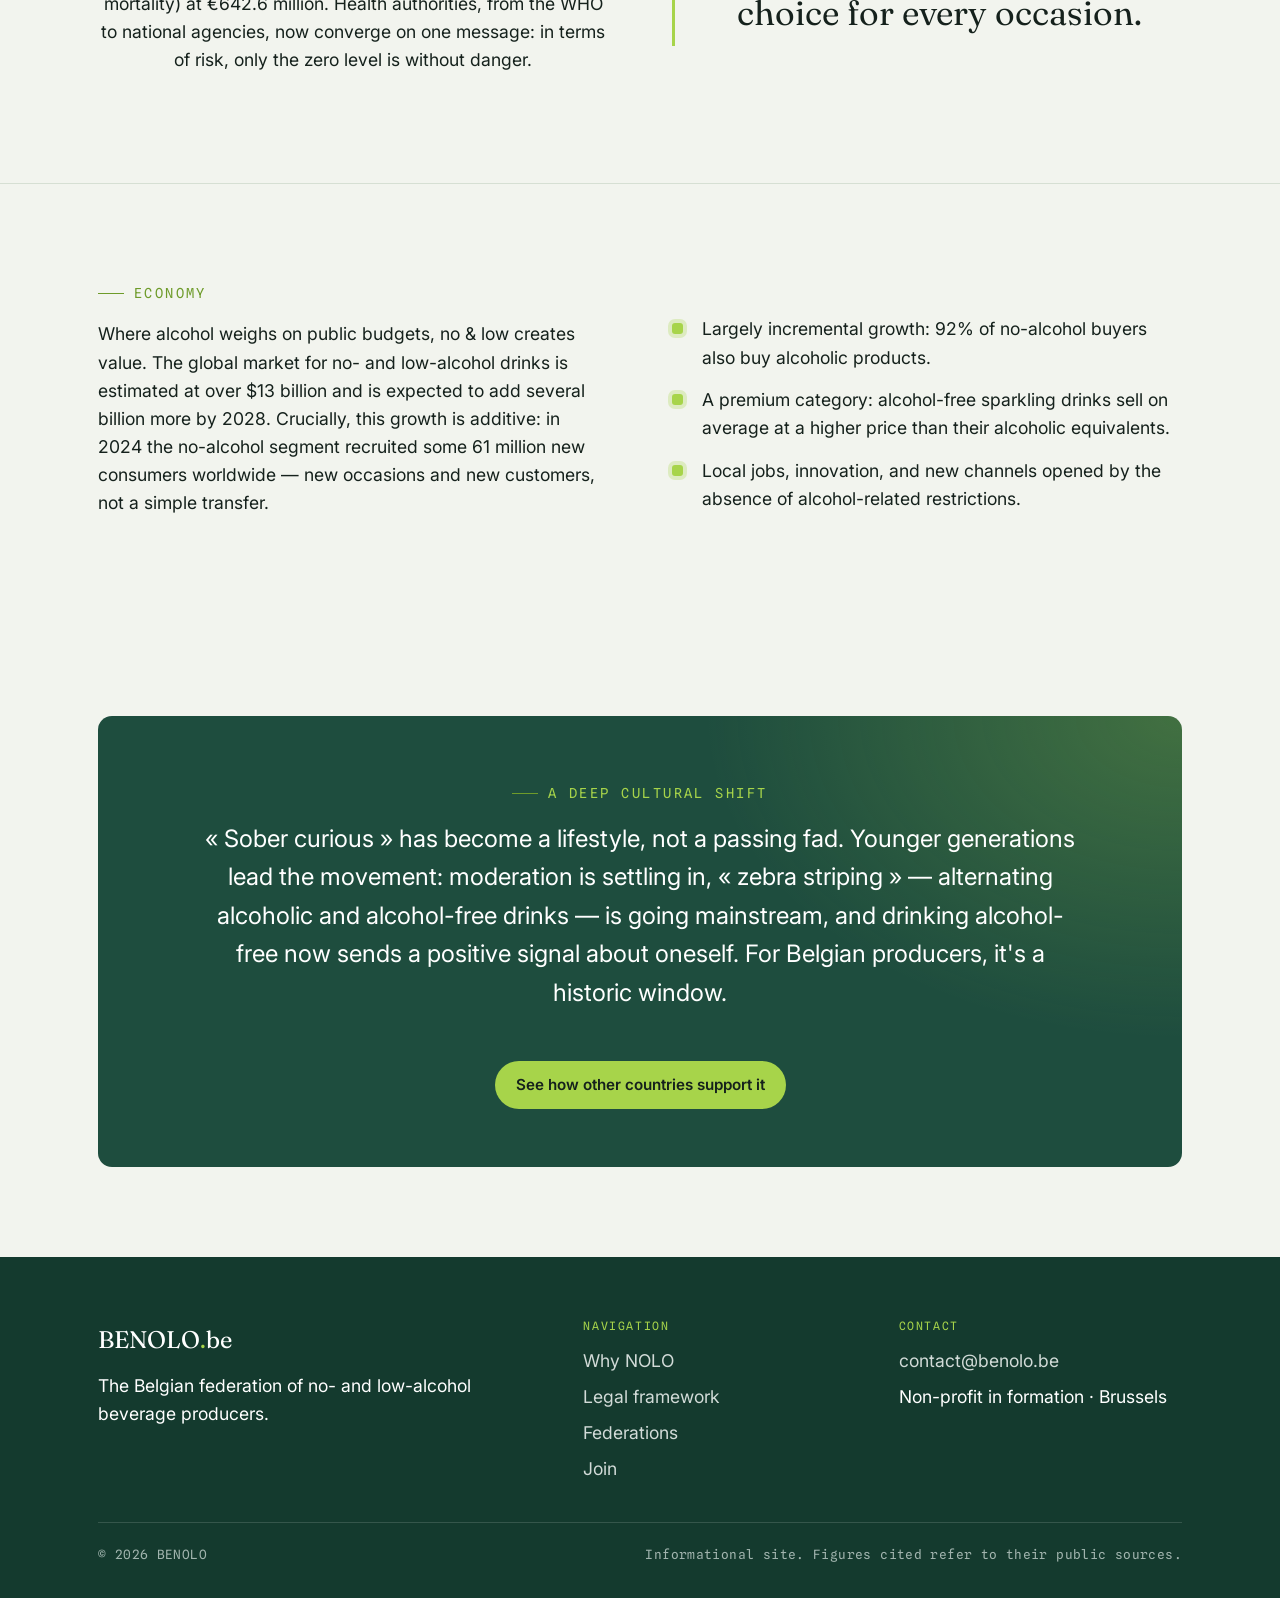
<file: benolo-site/pourquoi.html>
<!DOCTYPE html>
<html lang="fr">
<head>
  <meta charset="UTF-8">
  <meta name="viewport" content="width=device-width, initial-scale=1.0">
  <title>Pourquoi le NOLO — BENOLO</title>
  <meta name="description" content="L'alcool a un coût pour les finances publiques, la santé et l'économie. Le no & low ouvre une autre voie.">
  <link rel="preconnect" href="https://fonts.googleapis.com">
  <link rel="preconnect" href="https://fonts.gstatic.com" crossorigin>
  <link href="https://fonts.googleapis.com/css2?family=Fraunces:ital,opsz,wght@0,9..144,350..600;1,9..144,350..500&family=Inter:wght@400;500;600;700&family=Spline+Sans+Mono:wght@400;500&display=swap" rel="stylesheet">
  <link rel="stylesheet" href="assets/styles.css">
</head>
<body>
  <header class="site-header">
    <div class="wrap nav">
      <a class="brand" href="index.html">BENOLO<span class="dot">.</span><small>be</small></a>
      <nav class="nav-links" aria-label="Primary">
        <a href="index.html" data-i18n="nav.home"></a>
        <a href="pourquoi.html" data-i18n="nav.why"></a>
        <a href="cadre-legal.html" data-i18n="nav.legal"></a>
        <a href="federations.html" data-i18n="nav.fed"></a>
        <a href="inscription.html" data-i18n="nav.join"></a>
      </nav>
      <div class="nav-right">
        <div class="lang" role="group" aria-label="Language">
          <button data-lang="fr">FR</button>
          <button data-lang="nl">NL</button>
          <button data-lang="en">EN</button>
        </div>
        <a class="btn btn-primary" href="inscription.html" data-i18n="nav.cta"></a>
        <button class="burger" aria-label="Menu" aria-expanded="false"><span></span><span></span><span></span></button>
      </div>
    </div>
  </header>

  <section class="page-hero">
    <div class="wrap">
      <span class="eyebrow" data-i18n="why.eyebrow"></span>
      <h1 data-i18n="why.title"></h1>
      <p class="lede" data-i18n="why.lede"></p>
    </div>
  </section>

  <!-- PUBLIC FINANCES -->
  <section class="stat-band">
    <div class="wrap">
      <span class="eyebrow" data-i18n="why.h_fin"></span>
      <div class="split center" style="margin-top:1rem;">
        <p class="lab" style="font-size:var(--step-0);color:#dfe9e2;max-width:48ch;" data-i18n="why.fin_p"></p>
        <div class="stat-grid" style="grid-template-columns:1fr;gap:1.8rem;">
          <div class="stat">
            <div class="fig">€4,6<span class="u">Mds</span></div>
            <p class="lab" data-i18n="why.fin_s1"></p>
            <p class="src" data-i18n="why.fin_s1_src"></p>
          </div>
          <div class="stat">
            <div class="fig">1,19<span class="u">%</span></div>
            <p class="lab" data-i18n="why.fin_s2"></p>
            <p class="src" data-i18n="why.fin_s2_src"></p>
          </div>
          <div class="stat">
            <div class="fig">€906<span class="u">M</span></div>
            <p class="lab" data-i18n="why.fin_s3"></p>
            <p class="src" data-i18n="why.fin_s3_src"></p>
          </div>
        </div>
      </div>
    </div>
  </section>

  <!-- HEALTH -->
  <section>
    <div class="wrap split center">
      <div>
        <span class="eyebrow" data-i18n="why.h_health"></span>
        <p data-i18n="why.health_p"></p>
      </div>
      <p class="callout full" data-i18n="why.health_q"></p>
    </div>
  </section>

  <hr class="divider">

  <!-- ECONOMY -->
  <section>
    <div class="wrap split">
      <div>
        <span class="eyebrow" data-i18n="why.h_eco"></span>
        <p data-i18n="why.eco_p"></p>
      </div>
      <ul class="checks" style="padding-top:2.6rem;">
        <li data-i18n="why.eco_l1"></li>
        <li data-i18n="why.eco_l2"></li>
        <li data-i18n="why.eco_l3"></li>
      </ul>
    </div>
  </section>

  <!-- CULTURE / CTA -->
  <section>
    <div class="wrap">
      <div class="cta-band">
        <span class="eyebrow" style="color:var(--zest);" data-i18n="why.h_culture"></span>
        <p style="font-size:var(--step-1);color:#fff;max-width:58ch;margin-inline:auto;" data-i18n="why.culture_p"></p>
        <a class="btn btn-zest" href="federations.html" data-i18n="why.culture_cta"></a>
      </div>
    </div>
  </section>

  <footer class="site-footer">
    <div class="wrap">
      <div class="foot-grid">
        <div>
          <div class="foot-brand">BENOLO<span class="dot">.</span>be</div>
          <p data-i18n="foot.tagline" style="max-width:38ch;margin-top:.8rem;"></p>
        </div>
        <div class="foot-col">
          <h4 data-i18n="foot.nav"></h4>
          <ul>
            <li><a href="pourquoi.html" data-i18n="nav.why"></a></li>
            <li><a href="cadre-legal.html" data-i18n="nav.legal"></a></li>
            <li><a href="federations.html" data-i18n="nav.fed"></a></li>
            <li><a href="inscription.html" data-i18n="nav.join"></a></li>
          </ul>
        </div>
        <div class="foot-col">
          <h4 data-i18n="foot.contact"></h4>
          <ul>
            <li><a href="mailto:contact@benolo.be">contact@benolo.be</a></li>
            <li data-i18n="foot.rights"></li>
          </ul>
        </div>
      </div>
      <div class="foot-bottom">
        <span>© 2026 BENOLO</span>
        <span data-i18n="foot.note"></span>
      </div>
    </div>
  </footer>

  <script src="assets/i18n.js"></script>
  <script src="assets/main.js"></script>
</body>
</html>
</file>
<file: assets/styles.css>
/* ============================================================
   BENOLO — Belgian No & Low Federation
   Design system
   ------------------------------------------------------------
   Direction: "clear-headed". A cool mineral light, deep botanical
   spruce as the institutional voice, a fresh zest accent for the
   energy of a young category, warm amber as a human counterweight.
   The signature: the hero defogs on load — the NOLO promise made
   visible.
   ============================================================ */

:root {
  /* Palette — navy marine (the 0.0 colour) + gold, institutional */
  --ink:      #14213D;   /* navy-black — text */
  --spruce:   #173A66;   /* primary navy (var name kept) */
  --spruce-d: #0E2240;   /* deep navy for footers / blocks */
  --zest:     #D4AF57;   /* gold accent (var name kept) */
  --zest-d:   #7E5F18;   /* dark gold — legible on light */
  --amber:    #C8923A;   /* secondary amber/gold */
  --paper:    #F2F5F9;   /* cool mineral background */
  --paper-2:  #E6ECF3;   /* slightly deeper panel */
  --mist:     #D2DCE8;   /* cool divider / card border */
  --cloud:    #FBFCFE;   /* near-white card surface */
  --muted:    #586377;   /* muted text */
  --be-black: #1A1A1A;   /* Belgian tricolour */
  --be-gold:  #D4AF57;
  --be-red:   #B23A36;

  /* Type */
  --display: "Newsreader", Georgia, "Times New Roman", serif;
  --body:    "Inter", system-ui, -apple-system, sans-serif;
  --mono:    "Spline Sans Mono", ui-monospace, "SFMono-Regular", monospace;

  /* Scale */
  --step--1: clamp(0.78rem, 0.74rem + 0.2vw, 0.86rem);
  --step-0:  clamp(1rem, 0.96rem + 0.2vw, 1.1rem);
  --step-1:  clamp(1.25rem, 1.15rem + 0.5vw, 1.5rem);
  --step-2:  clamp(1.6rem, 1.4rem + 1vw, 2.15rem);
  --step-3:  clamp(2.1rem, 1.7rem + 2vw, 3.2rem);
  --step-4:  clamp(2.8rem, 2rem + 4vw, 5rem);
  --step-5:  clamp(3.6rem, 2.2rem + 6.5vw, 7rem);

  --maxw: 1180px;
  --gutter: clamp(1.2rem, 4vw, 3rem);
  --radius: 14px;
  --radius-s: 8px;
}

* { box-sizing: border-box; }

html { scroll-behavior: smooth; }
@media (prefers-reduced-motion: reduce) { html { scroll-behavior: auto; } }

body {
  margin: 0;
  font-family: var(--body);
  font-size: var(--step-0);
  line-height: 1.6;
  color: var(--ink);
  background: var(--paper);
  -webkit-font-smoothing: antialiased;
  text-rendering: optimizeLegibility;
}

h1, h2, h3, h4 {
  font-family: var(--display);
  font-weight: 460;
  line-height: 1.04;
  letter-spacing: -0.015em;
  margin: 0 0 0.5em;
  font-optical-sizing: auto;
}
h1 { font-size: var(--step-4); }
h2 { font-size: var(--step-3); }
h3 { font-size: var(--step-1); font-weight: 500; }

p { margin: 0 0 1.1em; }
a { color: var(--spruce); text-decoration-thickness: 1px; text-underline-offset: 3px; }
a:hover { color: var(--zest-d); }

img { max-width: 100%; display: block; }

.wrap { width: 100%; max-width: var(--maxw); margin-inline: auto; padding-inline: var(--gutter); }

.eyebrow {
  font-family: var(--mono);
  font-size: var(--step--1);
  letter-spacing: 0.18em;
  text-transform: uppercase;
  color: var(--zest-d);
  margin: 0 0 1rem;
  display: inline-flex;
  align-items: center;
  gap: 0.6rem;
}
.eyebrow::before {
  content: "";
  width: 26px; height: 1px;
  background: var(--zest-d);
  display: inline-block;
}

section { padding-block: clamp(3.2rem, 7vw, 6rem); }

/* ---------- Header / nav ---------- */
.site-header {
  position: sticky; top: 0; z-index: 60;
  background: color-mix(in srgb, var(--paper) 86%, transparent);
  backdrop-filter: blur(10px);
  border-bottom: 1px solid var(--mist);
}
.site-header::before {
  content: ""; display: block; height: 3px;
  background: linear-gradient(90deg,
    var(--be-black) 0 33.33%, var(--be-gold) 33.33% 66.66%, var(--be-red) 66.66% 100%);
}
.nav {
  display: flex; align-items: center; justify-content: space-between;
  gap: 1rem; min-height: 68px;
}
.brand {
  font-family: var(--display);
  font-weight: 600;
  font-size: 1.35rem;
  letter-spacing: -0.02em;
  color: var(--ink);
  text-decoration: none;
  display: inline-flex; align-items: baseline; gap: 0.45rem;
}
.brand .dot { color: var(--zest-d); }
.brand small {
  font-family: var(--mono);
  font-size: 0.6rem; letter-spacing: 0.16em;
  text-transform: uppercase; color: var(--muted);
  font-weight: 400;
}
.nav-links { display: flex; align-items: center; gap: clamp(0.8rem, 2vw, 1.7rem); }
.nav-links a {
  text-decoration: none; color: var(--ink);
  font-size: 0.95rem; font-weight: 500;
  padding: 0.3rem 0; position: relative;
}
.nav-links a::after {
  content:""; position:absolute; left:0; bottom:-2px; height:2px; width:0;
  background: var(--zest-d); transition: width .25s ease;
}
.nav-links a:hover::after, .nav-links a[aria-current="page"]::after { width: 100%; }
.nav-links a[aria-current="page"] { color: var(--spruce); }

.nav-right { display: flex; align-items: center; gap: 0.9rem; }

/* language switcher */
.lang {
  display: inline-flex; border: 1px solid var(--mist);
  border-radius: 999px; overflow: hidden; background: var(--cloud);
}
.lang button {
  border: 0; background: transparent; cursor: pointer;
  font-family: var(--mono); font-size: 0.72rem; letter-spacing: 0.06em;
  text-transform: uppercase; color: var(--muted);
  padding: 0.42rem 0.7rem; transition: background .2s, color .2s;
}
.lang button[aria-pressed="true"] { background: var(--spruce); color: #fff; }
.lang button:hover:not([aria-pressed="true"]) { color: var(--ink); }

.btn {
  display: inline-flex; align-items: center; gap: 0.5rem;
  font-weight: 600; font-size: 0.95rem;
  padding: 0.7rem 1.25rem; border-radius: 999px;
  text-decoration: none; cursor: pointer; border: 1.5px solid transparent;
  transition: transform .15s ease, background .2s, color .2s, border-color .2s;
}
.btn-primary { background: var(--spruce); color: #fff; }
.btn-primary:hover { background: var(--ink); color: #fff; transform: translateY(-1px); }
.btn-ghost { border-color: var(--spruce); color: var(--spruce); }
.btn-ghost:hover { background: var(--spruce); color: #fff; }
.btn-zest { background: var(--zest); color: var(--ink); }
.btn-zest:hover { background: var(--zest-d); color: #fff; transform: translateY(-1px); }

/* burger */
.burger { display: none; background: none; border: 0; cursor: pointer; padding: 0.4rem; }
.burger span { display:block; width:22px; height:2px; background: var(--ink); margin: 4px 0; transition: .25s; }

/* ---------- Hero (signature: defog on load) ---------- */
.hero {
  position: relative; overflow: hidden;
  padding-block: clamp(3.5rem, 9vw, 7rem);
  background:
    radial-gradient(120% 90% at 85% 0%, color-mix(in srgb, var(--zest) 22%, transparent), transparent 55%),
    radial-gradient(90% 120% at 5% 100%, color-mix(in srgb, var(--spruce) 16%, transparent), transparent 50%),
    var(--paper);
}
.hero-grid { display: grid; grid-template-columns: 1.15fr 0.85fr; gap: clamp(2rem, 5vw, 4rem); align-items: center; }
.hero h1 { font-size: var(--step-5); font-weight: 420; }
.hero h1 em { font-style: italic; color: var(--spruce); }
.hero .lede { font-size: var(--step-1); color: var(--ink); max-width: 40ch; margin-top: 1.2rem; }
.hero-cta { display: flex; flex-wrap: wrap; gap: 0.8rem; margin-top: 1.8rem; }

.defog { animation: defog 1.2s ease-out both; }
@keyframes defog {
  from { filter: blur(14px); opacity: 0; transform: translateY(8px); }
  to   { filter: blur(0); opacity: 1; transform: none; }
}
@media (prefers-reduced-motion: reduce) {
  .defog { animation: none; filter: none; opacity: 1; transform: none; }
}

/* hero side card — a "0.0" emblem */
.zero-card {
  background: var(--spruce); color: #fff; border-radius: var(--radius);
  padding: clamp(1.5rem, 3vw, 2.2rem); position: relative; overflow: hidden;
  box-shadow: 0 30px 60px -30px rgba(20,40,32,.55);
}
.zero-card .big {
  font-family: var(--display); font-size: clamp(4.5rem, 12vw, 7rem);
  line-height: 0.9; font-weight: 350; letter-spacing: -0.03em;
}
.zero-card .big span { color: var(--zest); }
.zero-card p { color: color-mix(in srgb, #fff 82%, var(--spruce)); margin: 0.6rem 0 0; }
.zero-card .tag {
  font-family: var(--mono); font-size: 0.7rem; letter-spacing: 0.16em;
  text-transform: uppercase; color: var(--zest); margin-bottom: 0.8rem; display:block;
}

/* ---------- Generic blocks ---------- */
.lede-block { max-width: 62ch; }
.lede-block p { font-size: var(--step-1); color: var(--muted); }

.section-head { max-width: 56ch; margin-bottom: 2.6rem; }
.section-head.center { margin-inline: auto; text-align: center; }

.grid { display: grid; gap: 1.4rem; }
.grid-3 { grid-template-columns: repeat(3, 1fr); }
.grid-2 { grid-template-columns: repeat(2, 1fr); }
.grid-4 { grid-template-columns: repeat(4, 1fr); }

.card {
  background: var(--cloud); border: 1px solid var(--mist);
  border-radius: var(--radius); padding: clamp(1.3rem, 2.4vw, 1.8rem);
  transition: transform .2s ease, box-shadow .2s ease, border-color .2s;
}
.card:hover { transform: translateY(-3px); box-shadow: 0 18px 40px -24px rgba(20,40,32,.4); border-color: var(--zest); }
.card .num {
  font-family: var(--mono); font-size: 0.72rem; letter-spacing: 0.14em;
  color: var(--zest-d); display:block; margin-bottom: 0.9rem;
}
.card h3 { margin-bottom: 0.4rem; }
.card p { margin: 0; color: var(--muted); font-size: 0.98rem; }

/* pillars (mission) */
.pillar { display: flex; gap: 1rem; padding: 1.4rem 0; border-top: 1px solid var(--mist); }
.pillar:last-child { border-bottom: 1px solid var(--mist); }
.pillar .k { font-family: var(--mono); color: var(--zest-d); font-size: 0.8rem; min-width: 3ch; padding-top: 0.35rem; }
.pillar h3 { margin-bottom: 0.3rem; }
.pillar p { margin: 0; color: var(--muted); }

/* big data figures */
.stat-band { background: var(--spruce-d); color: #fff; }
.stat-band .eyebrow { color: var(--zest); }
.stat-band .eyebrow::before { background: var(--zest); }
.stat-grid { display: grid; grid-template-columns: repeat(3, 1fr); gap: clamp(1.4rem, 4vw, 3rem); }
.stat .fig {
  font-family: var(--display); font-weight: 380;
  font-size: clamp(2.6rem, 6vw, 4rem); line-height: 1; letter-spacing: -0.02em;
  color: #fff;
}
.stat .fig .u { color: var(--zest); }
.stat .lab { color: color-mix(in srgb, #fff 75%, var(--spruce)); margin-top: 0.7rem; font-size: 0.98rem; max-width: 32ch; }
.stat .src { font-family: var(--mono); font-size: 0.66rem; letter-spacing: 0.08em; color: color-mix(in srgb, #fff 50%, var(--spruce)); margin-top: 0.5rem; text-transform: uppercase; }

/* callout / quote */
.callout {
  border-left: 3px solid var(--zest); padding: 0.4rem 0 0.4rem 1.4rem;
  font-family: var(--display); font-size: var(--step-2); font-weight: 380;
  color: var(--ink); max-width: 24ch;
}
.callout.full { max-width: 30ch; }

/* split */
.split { display: grid; grid-template-columns: 1fr 1fr; gap: clamp(2rem, 5vw, 4rem); align-items: start; }
.split.center { align-items: center; }

/* list checks */
.checks { list-style: none; padding: 0; margin: 0; }
.checks li { position: relative; padding-left: 1.9rem; margin-bottom: 0.9rem; color: var(--ink); }
.checks li::before {
  content: ""; position: absolute; left: 0; top: 0.45em;
  width: 11px; height: 11px; border-radius: 3px;
  background: var(--zest); box-shadow: 0 0 0 4px color-mix(in srgb, var(--zest) 28%, transparent);
}

/* tag row */
.tags { display: flex; flex-wrap: wrap; gap: 0.55rem; margin-top: 0.4rem; }
.tag-chip {
  font-family: var(--mono); font-size: 0.72rem; letter-spacing: 0.05em;
  border: 1px solid var(--mist); border-radius: 999px; padding: 0.3rem 0.7rem;
  color: var(--muted); background: var(--cloud);
}

/* federation cards */
.fed { display: grid; grid-template-columns: auto 1fr; gap: 1.2rem; align-items: start; }
.fed .flag {
  font-family: var(--mono); font-size: 0.7rem; letter-spacing: 0.12em; text-transform: uppercase;
  background: var(--spruce); color: #fff; border-radius: var(--radius-s);
  padding: 0.5rem 0.6rem; min-width: 3.4rem; text-align: center;
}
.fed h3 { margin-bottom: 0.2rem; }
.fed .role { font-family: var(--mono); font-size: 0.72rem; letter-spacing: 0.06em; color: var(--zest-d); text-transform: uppercase; }
.fed p { margin: 0.5rem 0 0; color: var(--muted); font-size: 0.97rem; }
.fed a { font-size: 0.9rem; }

/* CTA band */
.cta-band {
  background:
    radial-gradient(80% 130% at 100% 0%, color-mix(in srgb, var(--zest) 26%, transparent), transparent 55%),
    var(--spruce);
  color: #fff; border-radius: var(--radius);
  padding: clamp(2.2rem, 5vw, 3.6rem); text-align: center;
}
.cta-band h2 { color: #fff; }
.cta-band p { color: color-mix(in srgb, #fff 82%, var(--spruce)); max-width: 50ch; margin-inline: auto; }
.cta-band .btn-zest { margin-top: 1.4rem; }

/* page hero (interior) */
.page-hero { padding-block: clamp(3rem, 7vw, 5rem) clamp(1.5rem, 3vw, 2.5rem); }
.page-hero h1 { font-size: var(--step-4); max-width: 16ch; }
.page-hero .lede { font-size: var(--step-1); color: var(--muted); max-width: 56ch; margin-top: 1rem; }

/* ---------- Form ---------- */
.form-card {
  background: var(--cloud); border: 1px solid var(--mist);
  border-radius: var(--radius); padding: clamp(1.6rem, 4vw, 2.8rem);
}
.field { margin-bottom: 1.3rem; }
.field label {
  display: block; font-weight: 600; font-size: 0.92rem; margin-bottom: 0.4rem;
}
.field .hint { font-weight: 400; color: var(--muted); font-size: 0.82rem; }
.field input, .field select, .field textarea {
  width: 100%; font-family: var(--body); font-size: 1rem;
  padding: 0.75rem 0.9rem; border: 1px solid var(--mist);
  border-radius: var(--radius-s); background: var(--paper);
  color: var(--ink); transition: border-color .2s, box-shadow .2s;
}
.field input:focus, .field select:focus, .field textarea:focus {
  outline: none; border-color: var(--spruce);
  box-shadow: 0 0 0 3px color-mix(in srgb, var(--spruce) 18%, transparent);
}
.field textarea { min-height: 120px; resize: vertical; }
.field-row { display: grid; grid-template-columns: 1fr 1fr; gap: 1rem; }
.check-row { display: flex; gap: 0.6rem; align-items: flex-start; }
.check-row input { width: auto; margin-top: 0.3rem; }
.check-row label { font-weight: 400; font-size: 0.9rem; color: var(--muted); }
.form-note {
  font-family: var(--mono); font-size: 0.72rem; letter-spacing: 0.04em;
  color: var(--muted); margin-top: 1rem;
}
.form-success {
  display: none; background: color-mix(in srgb, var(--zest) 20%, var(--cloud));
  border: 1px solid var(--zest-d); border-radius: var(--radius);
  padding: 1.4rem 1.6rem; color: var(--ink); margin-bottom: 1.4rem;
}
.form-success.show { display: block; animation: defog .6s ease both; }

/* free badge */
.free-badge {
  display: inline-flex; align-items: center; gap: 0.5rem;
  background: color-mix(in srgb, var(--zest) 28%, var(--paper));
  border: 1px solid var(--zest-d); color: var(--zest-d);
  font-family: var(--mono); font-size: 0.74rem; letter-spacing: 0.1em;
  text-transform: uppercase; padding: 0.4rem 0.85rem; border-radius: 999px;
}

/* steps */
.steps { counter-reset: s; display: grid; gap: 1.1rem; }
.step { display: grid; grid-template-columns: auto 1fr; gap: 1rem; align-items: start; }
.step .n {
  font-family: var(--display); font-size: 1.6rem; color: var(--zest-d);
  line-height: 1; min-width: 2ch;
}
.step h3 { margin-bottom: 0.2rem; font-size: 1.1rem; }
.step p { margin: 0; color: var(--muted); font-size: 0.95rem; }

/* ---------- Footer ---------- */
.site-footer { background: var(--spruce-d); color: #fff; padding-block: clamp(2.6rem, 5vw, 4rem) 2rem; }
.foot-grid { display: grid; grid-template-columns: 1.6fr 1fr 1fr; gap: 2rem; }
.site-footer a { color: color-mix(in srgb, #fff 80%, var(--spruce)); text-decoration: none; }
.site-footer a:hover { color: var(--zest); }
.foot-brand { font-family: var(--display); font-size: 1.5rem; }
.foot-brand .dot { color: var(--zest); }
.foot-col h4 { font-family: var(--mono); font-size: 0.72rem; letter-spacing: 0.14em; text-transform: uppercase; color: var(--zest); margin-bottom: 0.9rem; font-weight: 400; }
.foot-col ul { list-style: none; padding: 0; margin: 0; display: grid; gap: 0.5rem; }
.foot-bottom {
  margin-top: 2.4rem; padding-top: 1.4rem; border-top: 1px solid color-mix(in srgb, #fff 14%, var(--spruce-d));
  display: flex; flex-wrap: wrap; justify-content: space-between; gap: 0.6rem;
  font-size: 0.8rem; color: color-mix(in srgb, #fff 58%, var(--spruce));
  font-family: var(--mono); letter-spacing: 0.03em;
}

/* prose */
.prose { max-width: 70ch; }
.prose h2 { margin-top: 2.4rem; font-size: var(--step-2); }
.prose h3 { margin-top: 1.8rem; }
.prose ul { padding-left: 1.2rem; }
.prose li { margin-bottom: 0.5rem; }
.prose .ref { font-size: 0.85rem; color: var(--muted); }

.divider { height: 1px; background: var(--mist); border: 0; margin: 0; }

/* utilities */
.mt-0 { margin-top: 0; }
.center { text-align: center; }
.muted { color: var(--muted); }
[hidden] { display: none !important; }

/* ---------- Responsive ---------- */
@media (max-width: 900px) {
  .hero-grid { grid-template-columns: 1fr; }
  .grid-3, .grid-4 { grid-template-columns: 1fr 1fr; }
  .stat-grid { grid-template-columns: 1fr; gap: 2rem; }
  .split, .foot-grid { grid-template-columns: 1fr; }
  .nav-links {
    position: fixed; inset: 68px 0 auto 0; flex-direction: column; align-items: flex-start;
    background: var(--paper); border-bottom: 1px solid var(--mist);
    padding: 1.2rem var(--gutter); gap: 1rem; transform: translateY(-120%);
    transition: transform .3s ease; box-shadow: 0 20px 40px -20px rgba(20,40,32,.3);
  }
  .nav-links.open { transform: translateY(0); }
  .burger { display: block; }
}
@media (max-width: 560px) {
  .grid-3, .grid-4, .grid-2, .field-row { grid-template-columns: 1fr; }
  .hero h1 { font-size: var(--step-4); }
  .nav-right .btn { display: none; }
}

/* ============================================================
   Logo, member news, press, botanical visuals  (added)
   ============================================================ */
/* ============================================================
   Brand logo (image) — kept small and elegant
   ============================================================ */
.brand { display: inline-flex; align-items: center; gap: 0; letter-spacing: normal; }
.brand-logo { height: 34px; width: auto; display: block; }
.foot-brand { margin-bottom: 0.6rem; }
.foot-logo { height: 60px; width: auto; display: block; }
.brand-lockup { text-align: center; padding: 0.6rem 0; }
.brand-lockup img { height: 88px; width: auto; margin: 0 auto; }
@media (max-width: 560px) { .brand-logo { height: 30px; } }

/* botanical hero accent */
.sprig-accent { position:absolute; right:-20px; bottom:-30px; width:240px; color:var(--spruce); opacity:.10; pointer-events:none; }
.zero-card { z-index:1; }

/* member news */
.news-grid { display:grid; grid-template-columns:repeat(3,1fr); gap:1.6rem; }
.news-card { background:var(--cloud); border:1px solid var(--mist); border-radius:var(--radius); overflow:hidden; display:flex; flex-direction:column; transition:transform .2s, box-shadow .2s, border-color .2s; }
.news-card:hover { transform:translateY(-3px); box-shadow:0 18px 40px -24px rgba(20,40,32,.4); border-color:var(--zest); }
.news-thumb { aspect-ratio:4/3; display:block; position:relative; }
.news-thumb svg { width:100%; height:100%; display:block; }
.news-body { padding:1.25rem 1.4rem 1.5rem; display:flex; flex-direction:column; gap:.5rem; flex:1; }
.news-meta { font-family:var(--mono); font-size:.7rem; letter-spacing:.1em; text-transform:uppercase; color:var(--zest-d); }
.news-card h3 { font-size:1.15rem; margin:0; }
.news-card p { margin:0; color:var(--muted); font-size:.95rem; }
.news-tag { margin-top:auto; padding-top:.4rem; }
.news-note { font-family:var(--mono); font-size:.78rem; letter-spacing:.03em; color:var(--muted); }

/* press */
.press-release { background:var(--cloud); border:1px solid var(--mist); border-radius:var(--radius); padding:clamp(1.6rem,4vw,3rem); }
.press-kicker { font-family:var(--mono); font-size:.72rem; letter-spacing:.14em; text-transform:uppercase; color:var(--zest-d); display:block; }
.press-dateline { font-family:var(--mono); font-size:.8rem; color:var(--muted); margin:.5rem 0 1.4rem; }
.press-release h2 { font-size:var(--step-2); max-width:24ch; }
.press-release .lead { font-size:var(--step-1); color:var(--ink); }
.press-quote { border-left:3px solid var(--zest); padding:.4rem 0 .4rem 1.4rem; font-family:var(--display); font-size:var(--step-1); font-style:italic; color:var(--ink); margin:1.6rem 0; }
.press-quote .attr { display:block; font-family:var(--mono); font-style:normal; font-size:.74rem; letter-spacing:.06em; color:var(--zest-d); margin-top:.7rem; text-transform:uppercase; }
.press-boiler { border-top:1px solid var(--mist); margin-top:2rem; padding-top:1.4rem; }
.press-boiler h3 { font-size:1.1rem; }
.press-boiler p { color:var(--muted); font-size:.92rem; }
.press-contact { font-family:var(--mono); font-size:.8rem; color:var(--muted); margin-top:1rem; }
.press-side .card { margin-bottom:1.2rem; }

@media (max-width:900px){ .news-grid{grid-template-columns:1fr 1fr;} }
@media (max-width:560px){ .news-grid{grid-template-columns:1fr;} .sprig-accent{display:none;} }

/* ============================================================
   Dropdown navigation  (added)
   ============================================================ */
.nav-item { position: relative; display: inline-flex; }
.nav-trigger {
  display: inline-flex; align-items: center; gap: 0.34rem;
  background: none; border: 0; cursor: pointer; font: inherit;
  color: var(--ink); font-size: 0.95rem; font-weight: 500;
  padding: 0.3rem 0; position: relative;
}
.nav-trigger .caret { width: 10px; height: 6px; transition: transform .2s ease; color: var(--muted); }
.nav-trigger[aria-expanded="true"] .caret { transform: rotate(180deg); }
.nav-trigger::after {
  content: ""; position: absolute; left: 0; bottom: -2px; height: 2px; width: 0;
  background: var(--zest-d); transition: width .25s ease;
}
.nav-item:hover .nav-trigger::after,
.nav-trigger[aria-expanded="true"]::after,
.nav-trigger.active::after { width: 100%; }
.nav-trigger.active { color: var(--spruce); }

.dropdown {
  position: absolute; top: calc(100% + 12px); left: 0; min-width: 210px;
  background: var(--cloud); border: 1px solid var(--mist); border-radius: var(--radius-s);
  box-shadow: 0 20px 44px -22px rgba(20,40,32,.4);
  padding: 0.45rem; display: grid; gap: 0.1rem; z-index: 70;
  opacity: 0; visibility: hidden; transform: translateY(-6px);
  transition: opacity .18s ease, transform .18s ease, visibility .18s;
}
.dropdown.open { opacity: 1; visibility: visible; transform: none; }
/* invisible bridge so the pointer can travel from trigger to menu */
.nav-item.has-dropdown::after { content: ""; position: absolute; top: 100%; left: 0; right: 0; height: 14px; }
.dropdown a {
  display: block; padding: 0.6rem 0.7rem; border-radius: 6px;
  font-size: 0.92rem; font-weight: 500; color: var(--ink); text-decoration: none; white-space: nowrap;
}
.dropdown a::after { display: none; }
.dropdown a:hover { background: color-mix(in srgb, var(--zest) 22%, var(--cloud)); }
.dropdown a[aria-current="page"] { color: var(--spruce); }

@media (min-width: 901px) {
  .nav-item:hover .dropdown,
  .nav-item:focus-within .dropdown { opacity: 1; visibility: visible; transform: none; }
}

/* mobile: accordion inside the burger menu */
@media (max-width: 900px) {
  .nav-item { display: block; width: 100%; }
  .nav-trigger { width: 100%; justify-content: space-between; font-size: 1rem; }
  .dropdown {
    position: static; opacity: 1; visibility: visible; transform: none; z-index: auto;
    box-shadow: none; border: 0; background: transparent; padding: 0.1rem 0 0.3rem 0.9rem;
    display: none;
  }
  .dropdown.open { display: grid; }
}

/* ============================================================
   File upload (company logo) in the membership form
   ============================================================ */
.file-input { padding: 0.55rem 0.7rem; background: var(--paper); cursor: pointer; }
.file-input::file-selector-button {
  font-family: var(--body); font-weight: 600; font-size: 0.85rem;
  border: 1px solid var(--spruce); background: var(--cloud); color: var(--spruce);
  padding: 0.45rem 0.85rem; border-radius: 6px; margin-right: 0.85rem; cursor: pointer;
  transition: background .2s, color .2s;
}
.file-input::file-selector-button:hover { background: var(--spruce); color: #fff; }
.logo-preview { margin-top: 0.85rem; display: flex; align-items: center; gap: 0.7rem; }
.logo-preview img {
  max-height: 60px; max-width: 150px; width: auto;
  border: 1px solid var(--mist); border-radius: 8px; padding: 6px; background: #fff;
}
.logo-preview .fname { font-family: var(--mono); font-size: 0.74rem; color: var(--muted); }
.logo-attach { margin-top: 0.7rem; font-weight: 600; }

/* ============================================================
   Key figure inside challenge cards
   ============================================================ */
.card-fig { margin-top: 1.1rem; padding-top: 1rem; border-top: 1px solid var(--mist); }
.card-fig .n {
  font-family: var(--display); font-size: 1.95rem; line-height: 1;
  letter-spacing: -0.01em; color: var(--spruce);
}
.card-fig .l { display: block; margin-top: 0.35rem; font-size: 0.82rem; color: var(--muted); }

/* align challenge-card key figures to the bottom */
.challenge-card { display: flex; flex-direction: column; }
.challenge-card .tag-chip { align-self: flex-start; }
.challenge-card .card-fig { margin-top: auto; }
</file>
<file: benolo-site/assets/styles.css>
/* ============================================================
   BENOLO — Belgian No & Low Federation
   Design system
   ------------------------------------------------------------
   Direction: "clear-headed". A cool mineral light, deep botanical
   spruce as the institutional voice, a fresh zest accent for the
   energy of a young category, warm amber as a human counterweight.
   The signature: the hero defogs on load — the NOLO promise made
   visible.
   ============================================================ */

:root {
  /* Palette */
  --ink:      #15211C;   /* near-black spruce — text */
  --spruce:   #1E4D3E;   /* primary brand green */
  --spruce-d: #143A2E;   /* deeper green for footers / blocks */
  --zest:     #A7D44A;   /* botanical zest accent */
  --zest-d:   #6E9B2A;   /* zest, legible on light */
  --amber:    #E0913B;   /* warm secondary accent */
  --paper:    #F2F4EE;   /* cool mineral background */
  --paper-2:  #E8ECE2;   /* slightly deeper panel */
  --mist:     #D6DfD3;   /* sage divider / card border */
  --cloud:    #FBFCF8;   /* near-white card surface */
  --muted:    #5B6B62;   /* muted text */

  /* Type */
  --display: "Fraunces", Georgia, "Times New Roman", serif;
  --body:    "Inter", system-ui, -apple-system, sans-serif;
  --mono:    "Spline Sans Mono", ui-monospace, "SFMono-Regular", monospace;

  /* Scale */
  --step--1: clamp(0.78rem, 0.74rem + 0.2vw, 0.86rem);
  --step-0:  clamp(1rem, 0.96rem + 0.2vw, 1.1rem);
  --step-1:  clamp(1.25rem, 1.15rem + 0.5vw, 1.5rem);
  --step-2:  clamp(1.6rem, 1.4rem + 1vw, 2.15rem);
  --step-3:  clamp(2.1rem, 1.7rem + 2vw, 3.2rem);
  --step-4:  clamp(2.8rem, 2rem + 4vw, 5rem);
  --step-5:  clamp(3.6rem, 2.2rem + 6.5vw, 7rem);

  --maxw: 1180px;
  --gutter: clamp(1.2rem, 4vw, 3rem);
  --radius: 14px;
  --radius-s: 8px;
}

* { box-sizing: border-box; }

html { scroll-behavior: smooth; }
@media (prefers-reduced-motion: reduce) { html { scroll-behavior: auto; } }

body {
  margin: 0;
  font-family: var(--body);
  font-size: var(--step-0);
  line-height: 1.6;
  color: var(--ink);
  background: var(--paper);
  -webkit-font-smoothing: antialiased;
  text-rendering: optimizeLegibility;
}

h1, h2, h3, h4 {
  font-family: var(--display);
  font-weight: 460;
  line-height: 1.04;
  letter-spacing: -0.015em;
  margin: 0 0 0.5em;
  font-optical-sizing: auto;
}
h1 { font-size: var(--step-4); }
h2 { font-size: var(--step-3); }
h3 { font-size: var(--step-1); font-weight: 500; }

p { margin: 0 0 1.1em; }
a { color: var(--spruce); text-decoration-thickness: 1px; text-underline-offset: 3px; }
a:hover { color: var(--zest-d); }

img { max-width: 100%; display: block; }

.wrap { width: 100%; max-width: var(--maxw); margin-inline: auto; padding-inline: var(--gutter); }

.eyebrow {
  font-family: var(--mono);
  font-size: var(--step--1);
  letter-spacing: 0.18em;
  text-transform: uppercase;
  color: var(--zest-d);
  margin: 0 0 1rem;
  display: inline-flex;
  align-items: center;
  gap: 0.6rem;
}
.eyebrow::before {
  content: "";
  width: 26px; height: 1px;
  background: var(--zest-d);
  display: inline-block;
}

section { padding-block: clamp(3.2rem, 7vw, 6rem); }

/* ---------- Header / nav ---------- */
.site-header {
  position: sticky; top: 0; z-index: 60;
  background: color-mix(in srgb, var(--paper) 86%, transparent);
  backdrop-filter: blur(10px);
  border-bottom: 1px solid var(--mist);
}
.nav {
  display: flex; align-items: center; justify-content: space-between;
  gap: 1rem; min-height: 68px;
}
.brand {
  font-family: var(--display);
  font-weight: 600;
  font-size: 1.35rem;
  letter-spacing: -0.02em;
  color: var(--ink);
  text-decoration: none;
  display: inline-flex; align-items: baseline; gap: 0.45rem;
}
.brand .dot { color: var(--zest-d); }
.brand small {
  font-family: var(--mono);
  font-size: 0.6rem; letter-spacing: 0.16em;
  text-transform: uppercase; color: var(--muted);
  font-weight: 400;
}
.nav-links { display: flex; align-items: center; gap: clamp(0.8rem, 2vw, 1.7rem); }
.nav-links a {
  text-decoration: none; color: var(--ink);
  font-size: 0.95rem; font-weight: 500;
  padding: 0.3rem 0; position: relative;
}
.nav-links a::after {
  content:""; position:absolute; left:0; bottom:-2px; height:2px; width:0;
  background: var(--zest-d); transition: width .25s ease;
}
.nav-links a:hover::after, .nav-links a[aria-current="page"]::after { width: 100%; }
.nav-links a[aria-current="page"] { color: var(--spruce); }

.nav-right { display: flex; align-items: center; gap: 0.9rem; }

/* language switcher */
.lang {
  display: inline-flex; border: 1px solid var(--mist);
  border-radius: 999px; overflow: hidden; background: var(--cloud);
}
.lang button {
  border: 0; background: transparent; cursor: pointer;
  font-family: var(--mono); font-size: 0.72rem; letter-spacing: 0.06em;
  text-transform: uppercase; color: var(--muted);
  padding: 0.42rem 0.7rem; transition: background .2s, color .2s;
}
.lang button[aria-pressed="true"] { background: var(--spruce); color: #fff; }
.lang button:hover:not([aria-pressed="true"]) { color: var(--ink); }

.btn {
  display: inline-flex; align-items: center; gap: 0.5rem;
  font-weight: 600; font-size: 0.95rem;
  padding: 0.7rem 1.25rem; border-radius: 999px;
  text-decoration: none; cursor: pointer; border: 1.5px solid transparent;
  transition: transform .15s ease, background .2s, color .2s, border-color .2s;
}
.btn-primary { background: var(--spruce); color: #fff; }
.btn-primary:hover { background: var(--ink); color: #fff; transform: translateY(-1px); }
.btn-ghost { border-color: var(--spruce); color: var(--spruce); }
.btn-ghost:hover { background: var(--spruce); color: #fff; }
.btn-zest { background: var(--zest); color: var(--ink); }
.btn-zest:hover { background: var(--zest-d); color: #fff; transform: translateY(-1px); }

/* burger */
.burger { display: none; background: none; border: 0; cursor: pointer; padding: 0.4rem; }
.burger span { display:block; width:22px; height:2px; background: var(--ink); margin: 4px 0; transition: .25s; }

/* ---------- Hero (signature: defog on load) ---------- */
.hero {
  position: relative; overflow: hidden;
  padding-block: clamp(3.5rem, 9vw, 7rem);
  background:
    radial-gradient(120% 90% at 85% 0%, color-mix(in srgb, var(--zest) 22%, transparent), transparent 55%),
    radial-gradient(90% 120% at 5% 100%, color-mix(in srgb, var(--spruce) 16%, transparent), transparent 50%),
    var(--paper);
}
.hero-grid { display: grid; grid-template-columns: 1.15fr 0.85fr; gap: clamp(2rem, 5vw, 4rem); align-items: center; }
.hero h1 { font-size: var(--step-5); font-weight: 420; }
.hero h1 em { font-style: italic; color: var(--spruce); }
.hero .lede { font-size: var(--step-1); color: var(--ink); max-width: 40ch; margin-top: 1.2rem; }
.hero-cta { display: flex; flex-wrap: wrap; gap: 0.8rem; margin-top: 1.8rem; }

.defog { animation: defog 1.2s ease-out both; }
@keyframes defog {
  from { filter: blur(14px); opacity: 0; transform: translateY(8px); }
  to   { filter: blur(0); opacity: 1; transform: none; }
}
@media (prefers-reduced-motion: reduce) {
  .defog { animation: none; filter: none; opacity: 1; transform: none; }
}

/* hero side card — a "0.0" emblem */
.zero-card {
  background: var(--spruce); color: #fff; border-radius: var(--radius);
  padding: clamp(1.5rem, 3vw, 2.2rem); position: relative; overflow: hidden;
  box-shadow: 0 30px 60px -30px rgba(20,40,32,.55);
}
.zero-card .big {
  font-family: var(--display); font-size: clamp(4.5rem, 12vw, 7rem);
  line-height: 0.9; font-weight: 350; letter-spacing: -0.03em;
}
.zero-card .big span { color: var(--zest); }
.zero-card p { color: color-mix(in srgb, #fff 82%, var(--spruce)); margin: 0.6rem 0 0; }
.zero-card .tag {
  font-family: var(--mono); font-size: 0.7rem; letter-spacing: 0.16em;
  text-transform: uppercase; color: var(--zest); margin-bottom: 0.8rem; display:block;
}

/* ---------- Generic blocks ---------- */
.lede-block { max-width: 62ch; }
.lede-block p { font-size: var(--step-1); color: var(--muted); }

.section-head { max-width: 56ch; margin-bottom: 2.6rem; }
.section-head.center { margin-inline: auto; text-align: center; }

.grid { display: grid; gap: 1.4rem; }
.grid-3 { grid-template-columns: repeat(3, 1fr); }
.grid-2 { grid-template-columns: repeat(2, 1fr); }
.grid-4 { grid-template-columns: repeat(4, 1fr); }

.card {
  background: var(--cloud); border: 1px solid var(--mist);
  border-radius: var(--radius); padding: clamp(1.3rem, 2.4vw, 1.8rem);
  transition: transform .2s ease, box-shadow .2s ease, border-color .2s;
}
.card:hover { transform: translateY(-3px); box-shadow: 0 18px 40px -24px rgba(20,40,32,.4); border-color: var(--zest); }
.card .num {
  font-family: var(--mono); font-size: 0.72rem; letter-spacing: 0.14em;
  color: var(--zest-d); display:block; margin-bottom: 0.9rem;
}
.card h3 { margin-bottom: 0.4rem; }
.card p { margin: 0; color: var(--muted); font-size: 0.98rem; }

/* pillars (mission) */
.pillar { display: flex; gap: 1rem; padding: 1.4rem 0; border-top: 1px solid var(--mist); }
.pillar:last-child { border-bottom: 1px solid var(--mist); }
.pillar .k { font-family: var(--mono); color: var(--zest-d); font-size: 0.8rem; min-width: 3ch; padding-top: 0.35rem; }
.pillar h3 { margin-bottom: 0.3rem; }
.pillar p { margin: 0; color: var(--muted); }

/* big data figures */
.stat-band { background: var(--spruce-d); color: #fff; }
.stat-band .eyebrow { color: var(--zest); }
.stat-band .eyebrow::before { background: var(--zest); }
.stat-grid { display: grid; grid-template-columns: repeat(3, 1fr); gap: clamp(1.4rem, 4vw, 3rem); }
.stat .fig {
  font-family: var(--display); font-weight: 380;
  font-size: clamp(2.6rem, 6vw, 4rem); line-height: 1; letter-spacing: -0.02em;
  color: #fff;
}
.stat .fig .u { color: var(--zest); }
.stat .lab { color: color-mix(in srgb, #fff 75%, var(--spruce)); margin-top: 0.7rem; font-size: 0.98rem; max-width: 32ch; }
.stat .src { font-family: var(--mono); font-size: 0.66rem; letter-spacing: 0.08em; color: color-mix(in srgb, #fff 50%, var(--spruce)); margin-top: 0.5rem; text-transform: uppercase; }

/* callout / quote */
.callout {
  border-left: 3px solid var(--zest); padding: 0.4rem 0 0.4rem 1.4rem;
  font-family: var(--display); font-size: var(--step-2); font-weight: 380;
  color: var(--ink); max-width: 24ch;
}
.callout.full { max-width: 30ch; }

/* split */
.split { display: grid; grid-template-columns: 1fr 1fr; gap: clamp(2rem, 5vw, 4rem); align-items: start; }
.split.center { align-items: center; }

/* list checks */
.checks { list-style: none; padding: 0; margin: 0; }
.checks li { position: relative; padding-left: 1.9rem; margin-bottom: 0.9rem; color: var(--ink); }
.checks li::before {
  content: ""; position: absolute; left: 0; top: 0.45em;
  width: 11px; height: 11px; border-radius: 3px;
  background: var(--zest); box-shadow: 0 0 0 4px color-mix(in srgb, var(--zest) 28%, transparent);
}

/* tag row */
.tags { display: flex; flex-wrap: wrap; gap: 0.55rem; margin-top: 0.4rem; }
.tag-chip {
  font-family: var(--mono); font-size: 0.72rem; letter-spacing: 0.05em;
  border: 1px solid var(--mist); border-radius: 999px; padding: 0.3rem 0.7rem;
  color: var(--muted); background: var(--cloud);
}

/* federation cards */
.fed { display: grid; grid-template-columns: auto 1fr; gap: 1.2rem; align-items: start; }
.fed .flag {
  font-family: var(--mono); font-size: 0.7rem; letter-spacing: 0.12em; text-transform: uppercase;
  background: var(--spruce); color: #fff; border-radius: var(--radius-s);
  padding: 0.5rem 0.6rem; min-width: 3.4rem; text-align: center;
}
.fed h3 { margin-bottom: 0.2rem; }
.fed .role { font-family: var(--mono); font-size: 0.72rem; letter-spacing: 0.06em; color: var(--zest-d); text-transform: uppercase; }
.fed p { margin: 0.5rem 0 0; color: var(--muted); font-size: 0.97rem; }
.fed a { font-size: 0.9rem; }

/* CTA band */
.cta-band {
  background:
    radial-gradient(80% 130% at 100% 0%, color-mix(in srgb, var(--zest) 26%, transparent), transparent 55%),
    var(--spruce);
  color: #fff; border-radius: var(--radius);
  padding: clamp(2.2rem, 5vw, 3.6rem); text-align: center;
}
.cta-band h2 { color: #fff; }
.cta-band p { color: color-mix(in srgb, #fff 82%, var(--spruce)); max-width: 50ch; margin-inline: auto; }
.cta-band .btn-zest { margin-top: 1.4rem; }

/* page hero (interior) */
.page-hero { padding-block: clamp(3rem, 7vw, 5rem) clamp(1.5rem, 3vw, 2.5rem); }
.page-hero h1 { font-size: var(--step-4); max-width: 16ch; }
.page-hero .lede { font-size: var(--step-1); color: var(--muted); max-width: 56ch; margin-top: 1rem; }

/* ---------- Form ---------- */
.form-card {
  background: var(--cloud); border: 1px solid var(--mist);
  border-radius: var(--radius); padding: clamp(1.6rem, 4vw, 2.8rem);
}
.field { margin-bottom: 1.3rem; }
.field label {
  display: block; font-weight: 600; font-size: 0.92rem; margin-bottom: 0.4rem;
}
.field .hint { font-weight: 400; color: var(--muted); font-size: 0.82rem; }
.field input, .field select, .field textarea {
  width: 100%; font-family: var(--body); font-size: 1rem;
  padding: 0.75rem 0.9rem; border: 1px solid var(--mist);
  border-radius: var(--radius-s); background: var(--paper);
  color: var(--ink); transition: border-color .2s, box-shadow .2s;
}
.field input:focus, .field select:focus, .field textarea:focus {
  outline: none; border-color: var(--spruce);
  box-shadow: 0 0 0 3px color-mix(in srgb, var(--spruce) 18%, transparent);
}
.field textarea { min-height: 120px; resize: vertical; }
.field-row { display: grid; grid-template-columns: 1fr 1fr; gap: 1rem; }
.check-row { display: flex; gap: 0.6rem; align-items: flex-start; }
.check-row input { width: auto; margin-top: 0.3rem; }
.check-row label { font-weight: 400; font-size: 0.9rem; color: var(--muted); }
.form-note {
  font-family: var(--mono); font-size: 0.72rem; letter-spacing: 0.04em;
  color: var(--muted); margin-top: 1rem;
}
.form-success {
  display: none; background: color-mix(in srgb, var(--zest) 20%, var(--cloud));
  border: 1px solid var(--zest-d); border-radius: var(--radius);
  padding: 1.4rem 1.6rem; color: var(--ink); margin-bottom: 1.4rem;
}
.form-success.show { display: block; animation: defog .6s ease both; }

/* free badge */
.free-badge {
  display: inline-flex; align-items: center; gap: 0.5rem;
  background: color-mix(in srgb, var(--zest) 28%, var(--paper));
  border: 1px solid var(--zest-d); color: var(--zest-d);
  font-family: var(--mono); font-size: 0.74rem; letter-spacing: 0.1em;
  text-transform: uppercase; padding: 0.4rem 0.85rem; border-radius: 999px;
}

/* steps */
.steps { counter-reset: s; display: grid; gap: 1.1rem; }
.step { display: grid; grid-template-columns: auto 1fr; gap: 1rem; align-items: start; }
.step .n {
  font-family: var(--display); font-size: 1.6rem; color: var(--zest-d);
  line-height: 1; min-width: 2ch;
}
.step h3 { margin-bottom: 0.2rem; font-size: 1.1rem; }
.step p { margin: 0; color: var(--muted); font-size: 0.95rem; }

/* ---------- Footer ---------- */
.site-footer { background: var(--spruce-d); color: #fff; padding-block: clamp(2.6rem, 5vw, 4rem) 2rem; }
.foot-grid { display: grid; grid-template-columns: 1.6fr 1fr 1fr; gap: 2rem; }
.site-footer a { color: color-mix(in srgb, #fff 80%, var(--spruce)); text-decoration: none; }
.site-footer a:hover { color: var(--zest); }
.foot-brand { font-family: var(--display); font-size: 1.5rem; }
.foot-brand .dot { color: var(--zest); }
.foot-col h4 { font-family: var(--mono); font-size: 0.72rem; letter-spacing: 0.14em; text-transform: uppercase; color: var(--zest); margin-bottom: 0.9rem; font-weight: 400; }
.foot-col ul { list-style: none; padding: 0; margin: 0; display: grid; gap: 0.5rem; }
.foot-bottom {
  margin-top: 2.4rem; padding-top: 1.4rem; border-top: 1px solid color-mix(in srgb, #fff 14%, var(--spruce-d));
  display: flex; flex-wrap: wrap; justify-content: space-between; gap: 0.6rem;
  font-size: 0.8rem; color: color-mix(in srgb, #fff 58%, var(--spruce));
  font-family: var(--mono); letter-spacing: 0.03em;
}

/* prose */
.prose { max-width: 70ch; }
.prose h2 { margin-top: 2.4rem; font-size: var(--step-2); }
.prose h3 { margin-top: 1.8rem; }
.prose ul { padding-left: 1.2rem; }
.prose li { margin-bottom: 0.5rem; }
.prose .ref { font-size: 0.85rem; color: var(--muted); }

.divider { height: 1px; background: var(--mist); border: 0; margin: 0; }

/* utilities */
.mt-0 { margin-top: 0; }
.center { text-align: center; }
.muted { color: var(--muted); }
[hidden] { display: none !important; }

/* ---------- Responsive ---------- */
@media (max-width: 900px) {
  .hero-grid { grid-template-columns: 1fr; }
  .grid-3, .grid-4 { grid-template-columns: 1fr 1fr; }
  .stat-grid { grid-template-columns: 1fr; gap: 2rem; }
  .split, .foot-grid { grid-template-columns: 1fr; }
  .nav-links {
    position: fixed; inset: 68px 0 auto 0; flex-direction: column; align-items: flex-start;
    background: var(--paper); border-bottom: 1px solid var(--mist);
    padding: 1.2rem var(--gutter); gap: 1rem; transform: translateY(-120%);
    transition: transform .3s ease; box-shadow: 0 20px 40px -20px rgba(20,40,32,.3);
  }
  .nav-links.open { transform: translateY(0); }
  .burger { display: block; }
}
@media (max-width: 560px) {
  .grid-3, .grid-4, .grid-2, .field-row { grid-template-columns: 1fr; }
  .hero h1 { font-size: var(--step-4); }
  .nav-right .btn { display: none; }
}
</file>
